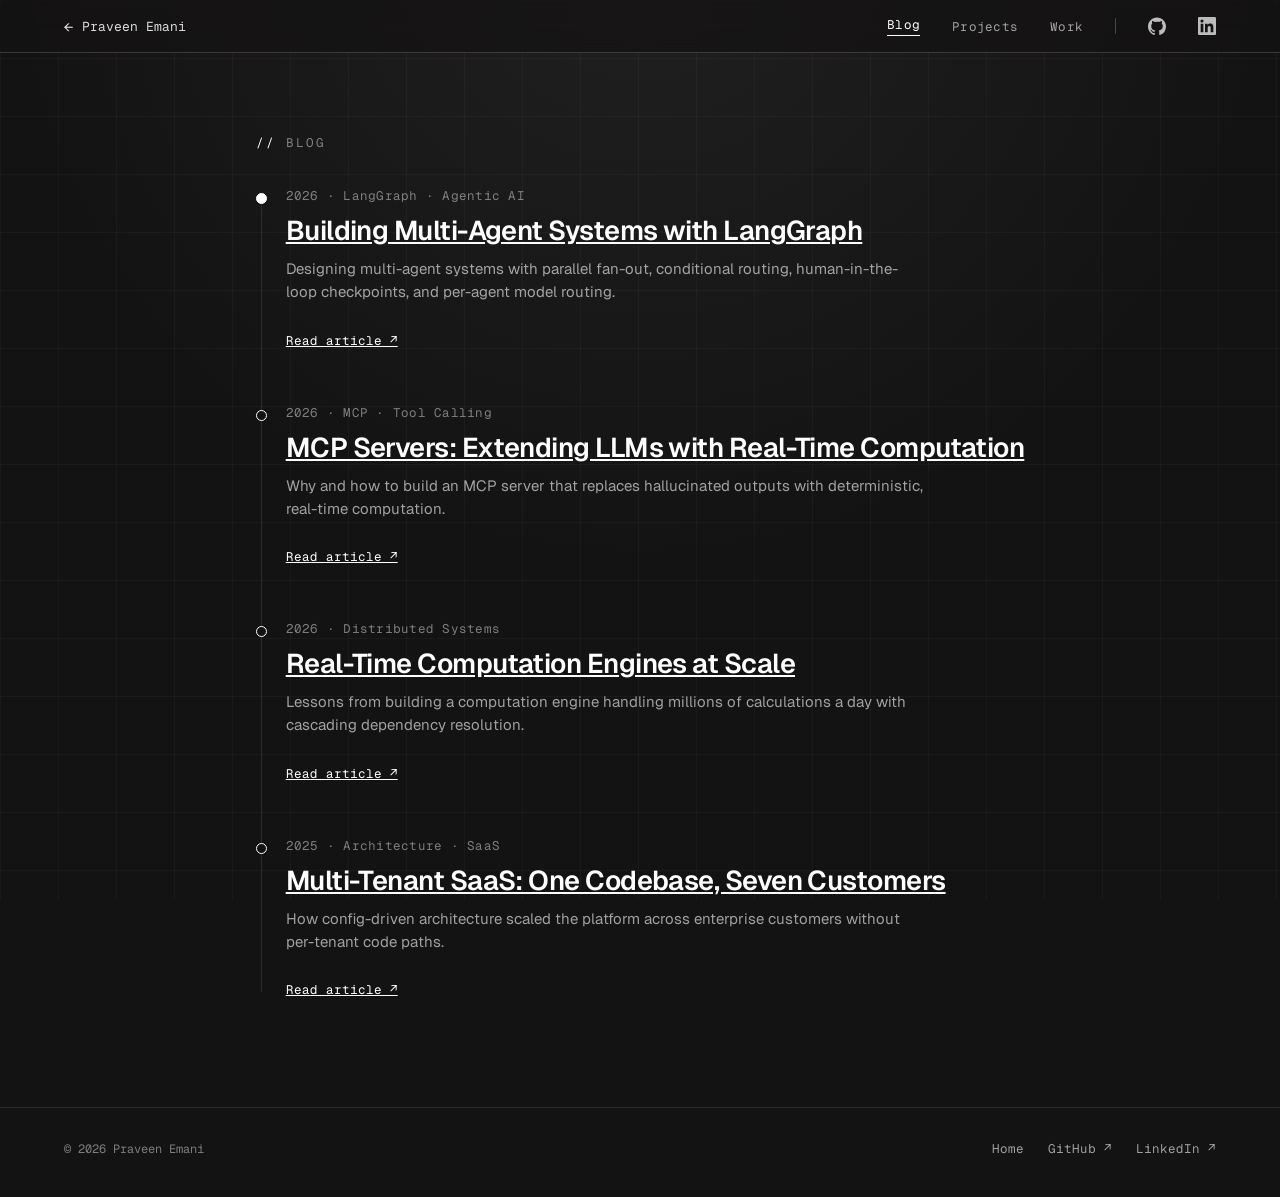
<file: blog.html>
<!DOCTYPE html>
<html lang="en">
<head>
<meta charset="UTF-8">
<meta name="viewport" content="width=device-width, initial-scale=1.0">
<title>Blog — Praveen Emani</title>
<meta name="description" content="Practical writing on agentic architecture, RAG evaluation, and the safety work that keeps autonomous systems reliable in production.">
<link rel="canonical" href="https://praveenpke.github.io/blog.html">
<meta property="og:type" content="website">
<meta property="og:url" content="https://praveenpke.github.io/blog.html">
<meta property="og:title" content="Blog — Praveen Emani">
<meta property="og:description" content="Practical writing on agentic architecture, RAG evaluation, and safety for autonomous systems.">
<meta property="og:image" content="https://avatars.githubusercontent.com/u/35184782?v=4">
<meta name="twitter:card" content="summary">

<link rel="preconnect" href="https://fonts.googleapis.com">
<link rel="preconnect" href="https://fonts.gstatic.com" crossorigin>
<link href="https://fonts.googleapis.com/css2?family=Geist:wght@300;400;500;600;700&family=Geist+Mono:wght@400;500&display=swap" rel="stylesheet">
<link rel="stylesheet" href="/assets/style.css?v=14">
</head>
<body class="dark">

<a class="skip-link" href="#main">Skip to content</a>

<div class="page dark">
  <nav class="nav sticky" aria-label="Primary">
    <a class="nav-back" href="/"><span class="arrow" aria-hidden="true">←</span> Praveen Emani</a>
    <div class="nav-right">
      <a class="nav-link active" href="/blog.html">Blog</a>
      <a class="nav-link" href="/projects.html">Projects</a>
      <a class="nav-link" href="/work.html">Work</a>
      <span class="nav-sep" aria-hidden="true"></span>
      <a class="nav-ic" href="https://github.com/praveenpke" target="_blank" rel="noopener" aria-label="GitHub"><svg width="18" height="18" viewBox="0 0 24 24" fill="currentColor" aria-hidden="true"><path d="M12 .5C5.37.5 0 5.87 0 12.5c0 5.3 3.44 9.8 8.21 11.39.6.11.82-.26.82-.58 0-.29-.01-1.04-.02-2.05-3.34.72-4.04-1.61-4.04-1.61-.55-1.39-1.34-1.76-1.34-1.76-1.09-.75.08-.73.08-.73 1.21.09 1.84 1.24 1.84 1.24 1.07 1.84 2.81 1.31 3.49 1 .11-.78.42-1.31.76-1.61-2.67-.3-5.47-1.34-5.47-5.95 0-1.31.47-2.39 1.24-3.23-.13-.31-.54-1.53.12-3.19 0 0 1.01-.32 3.3 1.23a11.5 11.5 0 0 1 3-.4c1.02 0 2.05.14 3 .4 2.29-1.55 3.3-1.23 3.3-1.23.66 1.66.25 2.88.12 3.19.77.84 1.24 1.92 1.24 3.23 0 4.62-2.81 5.64-5.49 5.94.43.37.81 1.1.81 2.22 0 1.61-.01 2.9-.01 3.29 0 .32.21.7.83.58A12.01 12.01 0 0 0 24 12.5C24 5.87 18.63.5 12 .5z"/></svg></a>
      <a class="nav-ic" href="https://www.linkedin.com/in/praveenkemani/" target="_blank" rel="noopener" aria-label="LinkedIn"><svg width="18" height="18" viewBox="0 0 24 24" fill="currentColor" aria-hidden="true"><path d="M20.45 20.45h-3.56v-5.57c0-1.33-.02-3.04-1.85-3.04-1.85 0-2.13 1.45-2.13 2.94v5.67H9.35V9h3.42v1.56h.05c.48-.9 1.64-1.85 3.37-1.85 3.6 0 4.27 2.37 4.27 5.46v6.28zM5.34 7.43a2.07 2.07 0 1 1 0-4.14 2.07 2.07 0 0 1 0 4.14zM7.12 20.45H3.55V9h3.57v11.45zM22.22 0H1.77C.79 0 0 .77 0 1.73v20.54C0 23.22.79 24 1.77 24h20.45c.98 0 1.78-.78 1.78-1.73V1.73C24 .77 23.2 0 22.22 0z"/></svg></a>
    </div>
  </nav>

  <section class="section" id="main" style="padding-top:clamp(56px,9vh,100px)">
    <div class="col-head reveal"><div class="eyebrow"><span class="mk">//</span> Blog</div></div>
    <div class="tl writing">
      <article class="tl-item reveal">
        <div class="when">2026 · LangGraph · Agentic AI</div>
        <h3><a href="/posts/multi-agent-langgraph.html">Building Multi-Agent Systems with LangGraph</a></h3>
        <p class="wexcerpt">Designing multi-agent systems with parallel fan-out, conditional routing, human-in-the-loop checkpoints, and per-agent model routing.</p>
        <a class="wread" href="/posts/multi-agent-langgraph.html">Read article ↗</a>
      </article>
      <article class="tl-item reveal">
        <div class="when">2026 · MCP · Tool Calling</div>
        <h3><a href="/posts/mcp-servers-real-time.html">MCP Servers: Extending LLMs with Real-Time Computation</a></h3>
        <p class="wexcerpt">Why and how to build an MCP server that replaces hallucinated outputs with deterministic, real-time computation.</p>
        <a class="wread" href="/posts/mcp-servers-real-time.html">Read article ↗</a>
      </article>
      <article class="tl-item reveal">
        <div class="when">2026 · Distributed Systems</div>
        <h3><a href="/posts/real-time-computation-engines.html">Real-Time Computation Engines at Scale</a></h3>
        <p class="wexcerpt">Lessons from building a computation engine handling millions of calculations a day with cascading dependency resolution.</p>
        <a class="wread" href="/posts/real-time-computation-engines.html">Read article ↗</a>
      </article>
      <article class="tl-item reveal">
        <div class="when">2025 · Architecture · SaaS</div>
        <h3><a href="/posts/multi-tenant-saas.html">Multi-Tenant SaaS: One Codebase, Seven Customers</a></h3>
        <p class="wexcerpt">How config-driven architecture scaled the platform across enterprise customers without per-tenant code paths.</p>
        <a class="wread" href="/posts/multi-tenant-saas.html">Read article ↗</a>
      </article>
    </div>
  </section>

  <div class="foot">
    <span class="mono">© 2026 Praveen Emani</span>
    <div class="links">
      <a href="/">Home</a>
      <a href="https://github.com/praveenpke" target="_blank" rel="noopener">GitHub ↗</a>
      <a href="https://www.linkedin.com/in/praveenkemani/" target="_blank" rel="noopener">LinkedIn ↗</a>
    </div>
  </div>
</div>

<script defer src="/assets/main.js?v=14"></script>
</body>
</html>
</file>
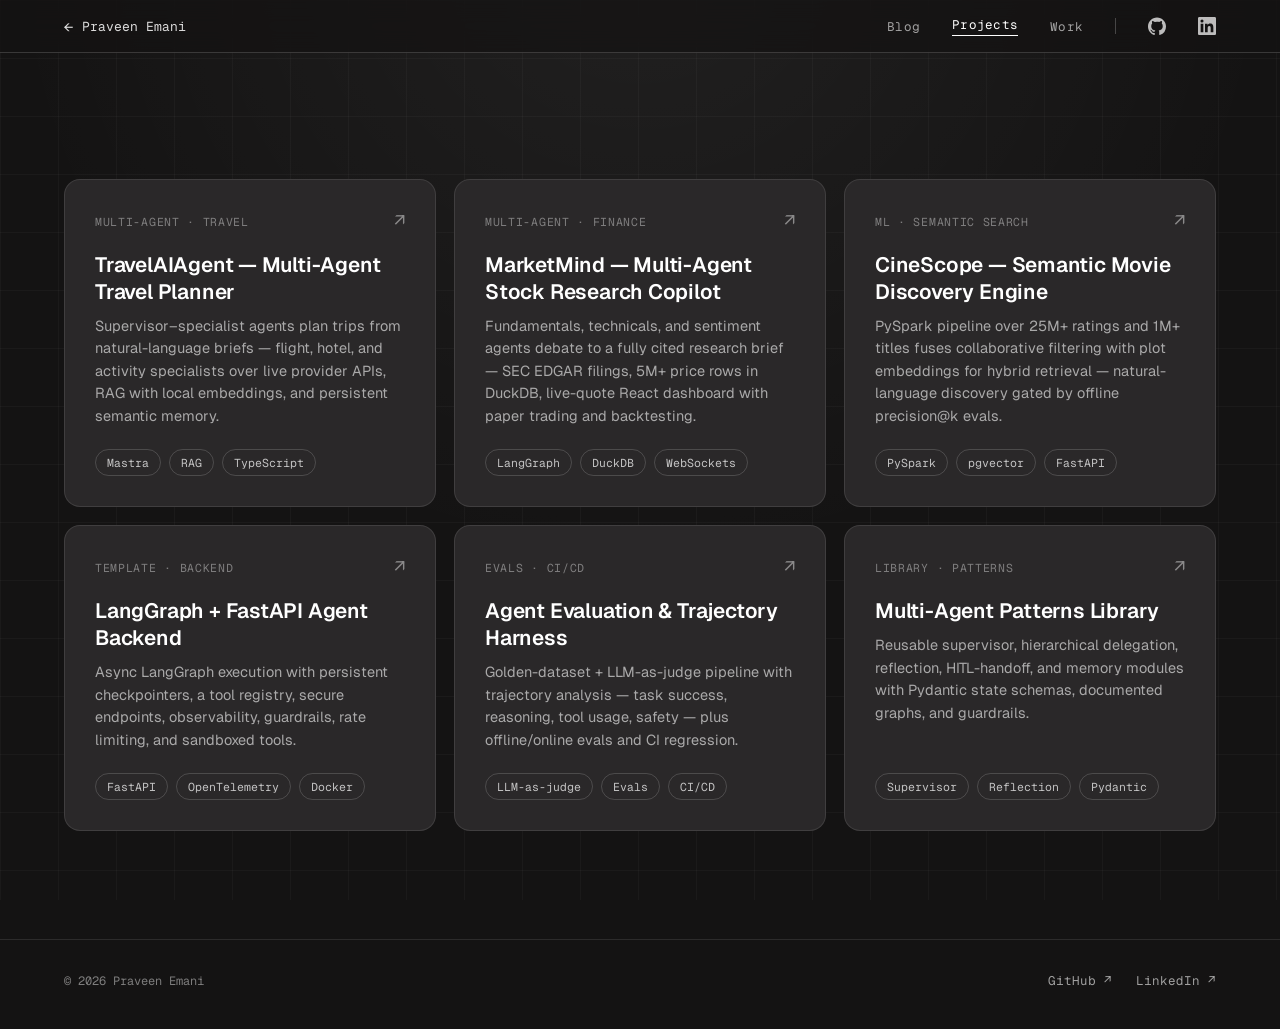
<file: projects.html>
<!DOCTYPE html>
<html lang="en">
<head>
<meta charset="UTF-8">
<meta name="viewport" content="width=device-width, initial-scale=1.0">
<title>Projects — Praveen Emani</title>
<meta name="description" content="Open-source agent infrastructure by Praveen Emani — orchestration, evaluation, and reusable LangGraph patterns, all production-grade.">
<link rel="canonical" href="https://praveenpke.github.io/projects.html">
<meta property="og:type" content="website">
<meta property="og:url" content="https://praveenpke.github.io/projects.html">
<meta property="og:title" content="Projects — Praveen Emani">
<meta property="og:description" content="Open-source agent infrastructure — orchestration, evaluation, and reusable LangGraph patterns.">
<meta property="og:image" content="https://avatars.githubusercontent.com/u/35184782?v=4">
<meta name="twitter:card" content="summary">

<link rel="preconnect" href="https://fonts.googleapis.com">
<link rel="preconnect" href="https://fonts.gstatic.com" crossorigin>
<link href="https://fonts.googleapis.com/css2?family=Geist:wght@300;400;500;600;700&family=Geist+Mono:wght@400;500&display=swap" rel="stylesheet">
<link rel="stylesheet" href="/assets/style.css?v=14">
</head>
<body class="dark">

<a class="skip-link" href="#main">Skip to content</a>

<div class="page dark">
  <nav class="nav sticky" aria-label="Primary">
    <a class="nav-back" href="/"><span class="arrow" aria-hidden="true">←</span> Praveen Emani</a>
    <div class="nav-right">
      <a class="nav-link" href="/blog.html">Blog</a>
      <a class="nav-link active" href="/projects.html">Projects</a>
      <a class="nav-link" href="/work.html">Work</a>
      <span class="nav-sep" aria-hidden="true"></span>
      <a class="nav-ic" href="https://github.com/praveenpke" target="_blank" rel="noopener" aria-label="GitHub"><svg width="18" height="18" viewBox="0 0 24 24" fill="currentColor" aria-hidden="true"><path d="M12 .5C5.37.5 0 5.87 0 12.5c0 5.3 3.44 9.8 8.21 11.39.6.11.82-.26.82-.58 0-.29-.01-1.04-.02-2.05-3.34.72-4.04-1.61-4.04-1.61-.55-1.39-1.34-1.76-1.34-1.76-1.09-.75.08-.73.08-.73 1.21.09 1.84 1.24 1.84 1.24 1.07 1.84 2.81 1.31 3.49 1 .11-.78.42-1.31.76-1.61-2.67-.3-5.47-1.34-5.47-5.95 0-1.31.47-2.39 1.24-3.23-.13-.31-.54-1.53.12-3.19 0 0 1.01-.32 3.3 1.23a11.5 11.5 0 0 1 3-.4c1.02 0 2.05.14 3 .4 2.29-1.55 3.3-1.23 3.3-1.23.66 1.66.25 2.88.12 3.19.77.84 1.24 1.92 1.24 3.23 0 4.62-2.81 5.64-5.49 5.94.43.37.81 1.1.81 2.22 0 1.61-.01 2.9-.01 3.29 0 .32.21.7.83.58A12.01 12.01 0 0 0 24 12.5C24 5.87 18.63.5 12 .5z"/></svg></a>
      <a class="nav-ic" href="https://www.linkedin.com/in/praveenkemani/" target="_blank" rel="noopener" aria-label="LinkedIn"><svg width="18" height="18" viewBox="0 0 24 24" fill="currentColor" aria-hidden="true"><path d="M20.45 20.45h-3.56v-5.57c0-1.33-.02-3.04-1.85-3.04-1.85 0-2.13 1.45-2.13 2.94v5.67H9.35V9h3.42v1.56h.05c.48-.9 1.64-1.85 3.37-1.85 3.6 0 4.27 2.37 4.27 5.46v6.28zM5.34 7.43a2.07 2.07 0 1 1 0-4.14 2.07 2.07 0 0 1 0 4.14zM7.12 20.45H3.55V9h3.57v11.45zM22.22 0H1.77C.79 0 0 .77 0 1.73v20.54C0 23.22.79 24 1.77 24h20.45c.98 0 1.78-.78 1.78-1.73V1.73C24 .77 23.2 0 22.22 0z"/></svg></a>
    </div>
  </nav>

  <section class="section" id="main" style="padding-top:clamp(80px,14vh,150px)">
    <div class="card-grid reveal">
      <a class="proj-card" href="https://github.com/praveenpke/TravelAIAgent" target="_blank" rel="noopener">
        <div class="proj-top"><span class="tag">MULTI-AGENT · TRAVEL</span><span class="arr" aria-hidden="true">↗</span></div>
        <h3>TravelAIAgent — Multi-Agent Travel Planner</h3>
        <p>Supervisor–specialist agents plan trips from natural-language briefs — flight, hotel, and activity specialists over live provider APIs, RAG with local embeddings, and persistent semantic memory.</p>
        <div class="chips"><span>Mastra</span><span>RAG</span><span>TypeScript</span></div>
      </a>

      <a class="proj-card" href="https://github.com/praveenpke/MarketMind" target="_blank" rel="noopener">
        <div class="proj-top"><span class="tag">MULTI-AGENT · FINANCE</span><span class="arr" aria-hidden="true">↗</span></div>
        <h3>MarketMind — Multi-Agent Stock Research Copilot</h3>
        <p>Fundamentals, technicals, and sentiment agents debate to a fully cited research brief — SEC EDGAR filings, 5M+ price rows in DuckDB, live-quote React dashboard with paper trading and backtesting.</p>
        <div class="chips"><span>LangGraph</span><span>DuckDB</span><span>WebSockets</span></div>
      </a>

      <a class="proj-card" href="https://github.com/praveenpke/CineScope" target="_blank" rel="noopener">
        <div class="proj-top"><span class="tag">ML · SEMANTIC SEARCH</span><span class="arr" aria-hidden="true">↗</span></div>
        <h3>CineScope — Semantic Movie Discovery Engine</h3>
        <p>PySpark pipeline over 25M+ ratings and 1M+ titles fuses collaborative filtering with plot embeddings for hybrid retrieval — natural-language discovery gated by offline precision@k evals.</p>
        <div class="chips"><span>PySpark</span><span>pgvector</span><span>FastAPI</span></div>
      </a>

      <a class="proj-card" href="https://github.com/praveenpke/fastapi-agent-template" target="_blank" rel="noopener">
        <div class="proj-top"><span class="tag">TEMPLATE · BACKEND</span><span class="arr" aria-hidden="true">↗</span></div>
        <h3>LangGraph + FastAPI Agent Backend</h3>
        <p>Async LangGraph execution with persistent checkpointers, a tool registry, secure endpoints, observability, guardrails, rate limiting, and sandboxed tools.</p>
        <div class="chips"><span>FastAPI</span><span>OpenTelemetry</span><span>Docker</span></div>
      </a>

      <a class="proj-card" href="https://github.com/praveenpke/agent-eval-harness" target="_blank" rel="noopener">
        <div class="proj-top"><span class="tag">EVALS · CI/CD</span><span class="arr" aria-hidden="true">↗</span></div>
        <h3>Agent Evaluation &amp; Trajectory Harness</h3>
        <p>Golden-dataset + LLM-as-judge pipeline with trajectory analysis — task success, reasoning, tool usage, safety — plus offline/online evals and CI regression.</p>
        <div class="chips"><span>LLM-as-judge</span><span>Evals</span><span>CI/CD</span></div>
      </a>

      <a class="proj-card" href="https://github.com/praveenpke/multiagent-patterns" target="_blank" rel="noopener">
        <div class="proj-top"><span class="tag">LIBRARY · PATTERNS</span><span class="arr" aria-hidden="true">↗</span></div>
        <h3>Multi-Agent Patterns Library</h3>
        <p>Reusable supervisor, hierarchical delegation, reflection, HITL-handoff, and memory modules with Pydantic state schemas, documented graphs, and guardrails.</p>
        <div class="chips"><span>Supervisor</span><span>Reflection</span><span>Pydantic</span></div>
      </a>
    </div>
  </section>

  <div class="foot">
    <span class="mono">© 2026 Praveen Emani</span>
    <div class="links">
      <a href="https://github.com/praveenpke" target="_blank" rel="noopener">GitHub ↗</a>
      <a href="https://www.linkedin.com/in/praveenkemani/" target="_blank" rel="noopener">LinkedIn ↗</a>
    </div>
  </div>
</div>

<script defer src="/assets/main.js?v=14"></script>
</body>
</html>
</file>
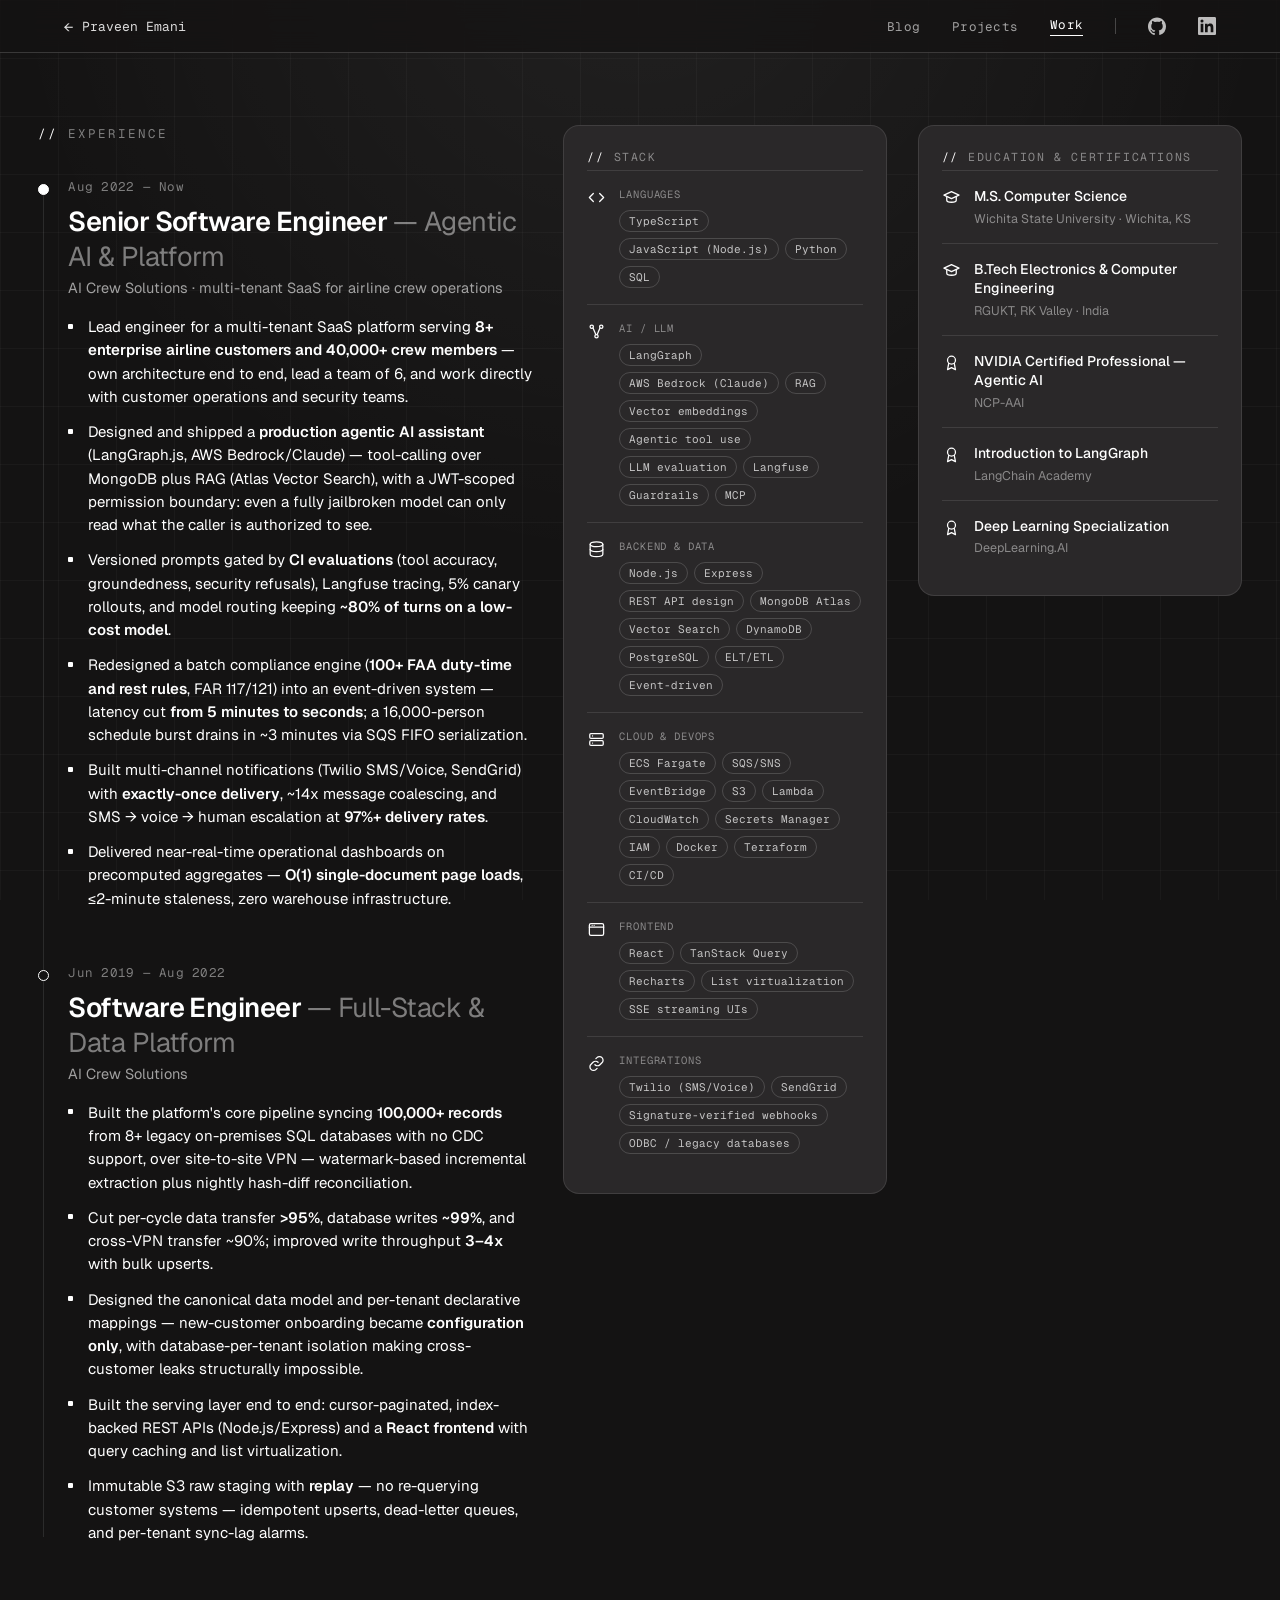
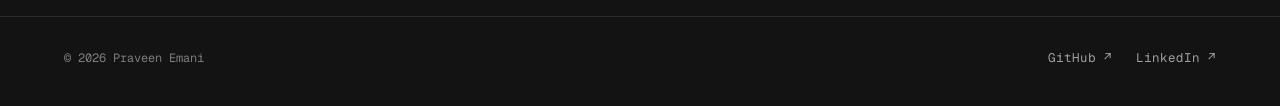
<file: work.html>
<!DOCTYPE html>
<html lang="en">
<head>
<meta charset="UTF-8">
<meta name="viewport" content="width=device-width, initial-scale=1.0">
<title>Work — Praveen Emani</title>
<meta name="description" content="Experience, skills, and credentials of Praveen Emani — 7+ years building multi-tenant SaaS, event-driven AWS systems, and production agentic AI (LangGraph, Bedrock, RAG).">
<link rel="canonical" href="https://praveenpke.github.io/work.html">
<meta property="og:type" content="website">
<meta property="og:url" content="https://praveenpke.github.io/work.html">
<meta property="og:title" content="Work — Praveen Emani">
<meta property="og:description" content="Experience, skills, and credentials — 7+ years building multi-tenant SaaS, event-driven AWS systems, and production agentic AI.">
<meta property="og:image" content="https://avatars.githubusercontent.com/u/35184782?v=4">
<meta name="twitter:card" content="summary">

<link rel="preconnect" href="https://fonts.googleapis.com">
<link rel="preconnect" href="https://fonts.gstatic.com" crossorigin>
<link href="https://fonts.googleapis.com/css2?family=Geist:wght@300;400;500;600;700&family=Geist+Mono:wght@400;500&display=swap" rel="stylesheet">
<link rel="stylesheet" href="/assets/style.css?v=14">
</head>
<body class="dark">

<a class="skip-link" href="#main">Skip to content</a>

<div class="page dark">
  <nav class="nav sticky" aria-label="Primary">
    <a class="nav-back" href="/"><span class="arrow" aria-hidden="true">←</span> Praveen Emani</a>
    <div class="nav-right">
      <a class="nav-link" href="/blog.html">Blog</a>
      <a class="nav-link" href="/projects.html">Projects</a>
      <a class="nav-link active" href="/work.html">Work</a>
      <span class="nav-sep" aria-hidden="true"></span>
      <a class="nav-ic" href="https://github.com/praveenpke" target="_blank" rel="noopener" aria-label="GitHub"><svg width="18" height="18" viewBox="0 0 24 24" fill="currentColor" aria-hidden="true"><path d="M12 .5C5.37.5 0 5.87 0 12.5c0 5.3 3.44 9.8 8.21 11.39.6.11.82-.26.82-.58 0-.29-.01-1.04-.02-2.05-3.34.72-4.04-1.61-4.04-1.61-.55-1.39-1.34-1.76-1.34-1.76-1.09-.75.08-.73.08-.73 1.21.09 1.84 1.24 1.84 1.24 1.07 1.84 2.81 1.31 3.49 1 .11-.78.42-1.31.76-1.61-2.67-.3-5.47-1.34-5.47-5.95 0-1.31.47-2.39 1.24-3.23-.13-.31-.54-1.53.12-3.19 0 0 1.01-.32 3.3 1.23a11.5 11.5 0 0 1 3-.4c1.02 0 2.05.14 3 .4 2.29-1.55 3.3-1.23 3.3-1.23.66 1.66.25 2.88.12 3.19.77.84 1.24 1.92 1.24 3.23 0 4.62-2.81 5.64-5.49 5.94.43.37.81 1.1.81 2.22 0 1.61-.01 2.9-.01 3.29 0 .32.21.7.83.58A12.01 12.01 0 0 0 24 12.5C24 5.87 18.63.5 12 .5z"/></svg></a>
      <a class="nav-ic" href="https://www.linkedin.com/in/praveenkemani/" target="_blank" rel="noopener" aria-label="LinkedIn"><svg width="18" height="18" viewBox="0 0 24 24" fill="currentColor" aria-hidden="true"><path d="M20.45 20.45h-3.56v-5.57c0-1.33-.02-3.04-1.85-3.04-1.85 0-2.13 1.45-2.13 2.94v5.67H9.35V9h3.42v1.56h.05c.48-.9 1.64-1.85 3.37-1.85 3.6 0 4.27 2.37 4.27 5.46v6.28zM5.34 7.43a2.07 2.07 0 1 1 0-4.14 2.07 2.07 0 0 1 0 4.14zM7.12 20.45H3.55V9h3.57v11.45zM22.22 0H1.77C.79 0 0 .77 0 1.73v20.54C0 23.22.79 24 1.77 24h20.45c.98 0 1.78-.78 1.78-1.73V1.73C24 .77 23.2 0 22.22 0z"/></svg></a>
    </div>
  </nav>

  <div class="work-layout" id="main">

    <!-- LEFT: experience timeline -->
    <div class="work-main">
      <div class="col-head reveal"><div class="eyebrow"><span class="mk">//</span> Experience</div></div>
      <div class="tl">
        <article class="tl-item reveal">
          <div class="when">Aug 2022 — Now</div>
          <h3>Senior Software Engineer <span class="role">— Agentic AI &amp; Platform</span></h3>
          <div class="org">AI Crew Solutions · multi-tenant SaaS for airline crew operations</div>
          <ul>
            <li>Lead engineer for a multi-tenant SaaS platform serving <strong>8+ enterprise airline customers and 40,000+ crew members</strong> — own architecture end to end, lead a team of 6, and work directly with customer operations and security teams.</li>
            <li>Designed and shipped a <strong>production agentic AI assistant</strong> (LangGraph.js, AWS Bedrock/Claude) — tool-calling over MongoDB plus RAG (Atlas Vector Search), with a JWT-scoped permission boundary: even a fully jailbroken model can only read what the caller is authorized to see.</li>
            <li>Versioned prompts gated by <strong>CI evaluations</strong> (tool accuracy, groundedness, security refusals), Langfuse tracing, 5% canary rollouts, and model routing keeping <strong>~80% of turns on a low-cost model</strong>.</li>
            <li>Redesigned a batch compliance engine (<strong>100+ FAA duty-time and rest rules</strong>, FAR 117/121) into an event-driven system — latency cut <strong>from 5 minutes to seconds</strong>; a 16,000-person schedule burst drains in ~3 minutes via SQS FIFO serialization.</li>
            <li>Built multi-channel notifications (Twilio SMS/Voice, SendGrid) with <strong>exactly-once delivery</strong>, ~14x message coalescing, and SMS → voice → human escalation at <strong>97%+ delivery rates</strong>.</li>
            <li>Delivered near-real-time operational dashboards on precomputed aggregates — <strong>O(1) single-document page loads</strong>, ≤2-minute staleness, zero warehouse infrastructure.</li>
          </ul>
        </article>

        <article class="tl-item reveal">
          <div class="when">Jun 2019 — Aug 2022</div>
          <h3>Software Engineer <span class="role">— Full-Stack &amp; Data Platform</span></h3>
          <div class="org">AI Crew Solutions</div>
          <ul>
            <li>Built the platform's core pipeline syncing <strong>100,000+ records</strong> from 8+ legacy on-premises SQL databases with no CDC support, over site-to-site VPN — watermark-based incremental extraction plus nightly hash-diff reconciliation.</li>
            <li>Cut per-cycle data transfer <strong>&gt;95%</strong>, database writes <strong>~99%</strong>, and cross-VPN transfer ~90%; improved write throughput <strong>3–4x</strong> with bulk upserts.</li>
            <li>Designed the canonical data model and per-tenant declarative mappings — new-customer onboarding became <strong>configuration only</strong>, with database-per-tenant isolation making cross-customer leaks structurally impossible.</li>
            <li>Built the serving layer end to end: cursor-paginated, index-backed REST APIs (Node.js/Express) and a <strong>React frontend</strong> with query caching and list virtualization.</li>
            <li>Immutable S3 raw staging with <strong>replay</strong> — no re-querying customer systems — idempotent upserts, dead-letter queues, and per-tenant sync-lag alarms.</li>
          </ul>
        </article>
      </div>
    </div>

    <!-- skills -->
    <div class="panel reveal" aria-label="Skills">
      <div class="panel-title"><span class="mk">//</span> Stack</div>

        <div class="frow">
          <span class="ic" aria-hidden="true"><svg viewBox="0 0 24 24" fill="none" stroke="currentColor" stroke-width="1.6" stroke-linecap="round" stroke-linejoin="round"><path d="M8 7l-5 5 5 5M16 7l5 5-5 5"/></svg></span>
          <div class="body">
            <div class="label">Languages</div>
            <div class="taglist"><span>TypeScript</span><span>JavaScript (Node.js)</span><span>Python</span><span>SQL</span></div>
          </div>
        </div>

        <div class="frow">
          <span class="ic" aria-hidden="true"><svg viewBox="0 0 24 24" fill="none" stroke="currentColor" stroke-width="1.6" stroke-linecap="round" stroke-linejoin="round"><circle cx="6" cy="6" r="2.1"/><circle cx="18" cy="6" r="2.1"/><circle cx="12" cy="18" r="2.1"/><path d="M7.6 7.7 11 15.6M16.4 7.7 13 15.6"/></svg></span>
          <div class="body">
            <div class="label">AI / LLM</div>
            <div class="taglist"><span>LangGraph</span><span>AWS Bedrock (Claude)</span><span>RAG</span><span>Vector embeddings</span><span>Agentic tool use</span><span>LLM evaluation</span><span>Langfuse</span><span>Guardrails</span><span>MCP</span></div>
          </div>
        </div>

        <div class="frow">
          <span class="ic" aria-hidden="true"><svg viewBox="0 0 24 24" fill="none" stroke="currentColor" stroke-width="1.6" stroke-linecap="round" stroke-linejoin="round"><ellipse cx="12" cy="5.5" rx="8" ry="3"/><path d="M4 5.5V18c0 1.66 3.58 3 8 3s8-1.34 8-3V5.5"/><path d="M4 11.75c0 1.66 3.58 3 8 3s8-1.34 8-3"/></svg></span>
          <div class="body">
            <div class="label">Backend &amp; Data</div>
            <div class="taglist"><span>Node.js</span><span>Express</span><span>REST API design</span><span>MongoDB Atlas</span><span>Vector Search</span><span>DynamoDB</span><span>PostgreSQL</span><span>ELT/ETL</span><span>Event-driven</span></div>
          </div>
        </div>

        <div class="frow">
          <span class="ic" aria-hidden="true"><svg viewBox="0 0 24 24" fill="none" stroke="currentColor" stroke-width="1.6" stroke-linecap="round" stroke-linejoin="round"><rect x="3.5" y="4.5" width="17" height="6" rx="1.5"/><rect x="3.5" y="13.5" width="17" height="6" rx="1.5"/><path d="M7 7.5h.01M7 16.5h.01"/></svg></span>
          <div class="body">
            <div class="label">Cloud &amp; DevOps</div>
            <div class="taglist"><span>ECS Fargate</span><span>SQS/SNS</span><span>EventBridge</span><span>S3</span><span>Lambda</span><span>CloudWatch</span><span>Secrets Manager</span><span>IAM</span><span>Docker</span><span>Terraform</span><span>CI/CD</span></div>
          </div>
        </div>

        <div class="frow">
          <span class="ic" aria-hidden="true"><svg viewBox="0 0 24 24" fill="none" stroke="currentColor" stroke-width="1.6" stroke-linecap="round" stroke-linejoin="round"><rect x="3" y="4.5" width="18" height="15" rx="2"/><path d="M3 9h18"/><path d="M6.5 6.75h.01M9 6.75h.01"/></svg></span>
          <div class="body">
            <div class="label">Frontend</div>
            <div class="taglist"><span>React</span><span>TanStack Query</span><span>Recharts</span><span>List virtualization</span><span>SSE streaming UIs</span></div>
          </div>
        </div>

        <div class="frow">
          <span class="ic" aria-hidden="true"><svg viewBox="0 0 24 24" fill="none" stroke="currentColor" stroke-width="1.6" stroke-linecap="round" stroke-linejoin="round"><path d="M10 13.5a4.5 4.5 0 0 0 6.36 0l2.5-2.5a4.5 4.5 0 1 0-6.36-6.36L11.25 5.9"/><path d="M14 10.5a4.5 4.5 0 0 0-6.36 0l-2.5 2.5a4.5 4.5 0 1 0 6.36 6.36l1.25-1.26"/></svg></span>
          <div class="body">
            <div class="label">Integrations</div>
            <div class="taglist"><span>Twilio (SMS/Voice)</span><span>SendGrid</span><span>Signature-verified webhooks</span><span>ODBC / legacy databases</span></div>
          </div>
        </div>
      </div>

    <div class="panel reveal" aria-label="Education and certifications">
      <div class="panel-title"><span class="mk">//</span> Education &amp; Certifications</div>

        <div class="frow">
          <span class="ic" aria-hidden="true"><svg viewBox="0 0 24 24" fill="none" stroke="currentColor" stroke-width="1.6" stroke-linecap="round" stroke-linejoin="round"><path d="M12 4.5 2.5 9 12 13.5 21.5 9 12 4.5z"/><path d="M6 11v4.4c0 1.4 2.7 2.6 6 2.6s6-1.2 6-2.6V11"/></svg></span>
          <div class="body">
            <div class="title">M.S. Computer Science</div>
            <div class="meta">Wichita State University · Wichita, KS</div>
          </div>
        </div>

        <div class="frow">
          <span class="ic" aria-hidden="true"><svg viewBox="0 0 24 24" fill="none" stroke="currentColor" stroke-width="1.6" stroke-linecap="round" stroke-linejoin="round"><path d="M12 4.5 2.5 9 12 13.5 21.5 9 12 4.5z"/><path d="M6 11v4.4c0 1.4 2.7 2.6 6 2.6s6-1.2 6-2.6V11"/></svg></span>
          <div class="body">
            <div class="title">B.Tech Electronics &amp; Computer Engineering</div>
            <div class="meta">RGUKT, RK Valley · India</div>
          </div>
        </div>

        <div class="frow">
          <span class="ic" aria-hidden="true"><svg viewBox="0 0 24 24" fill="none" stroke="currentColor" stroke-width="1.6" stroke-linecap="round" stroke-linejoin="round"><circle cx="12" cy="9" r="5"/><path d="M8.5 13 7 21l5-2.5L17 21l-1.5-8"/></svg></span>
          <div class="body">
            <div class="title">NVIDIA Certified Professional — Agentic AI</div>
            <div class="meta">NCP-AAI</div>
          </div>
        </div>

        <div class="frow">
          <span class="ic" aria-hidden="true"><svg viewBox="0 0 24 24" fill="none" stroke="currentColor" stroke-width="1.6" stroke-linecap="round" stroke-linejoin="round"><circle cx="12" cy="9" r="5"/><path d="M8.5 13 7 21l5-2.5L17 21l-1.5-8"/></svg></span>
          <div class="body">
            <div class="title">Introduction to LangGraph</div>
            <div class="meta">LangChain Academy</div>
          </div>
        </div>

        <div class="frow">
          <span class="ic" aria-hidden="true"><svg viewBox="0 0 24 24" fill="none" stroke="currentColor" stroke-width="1.6" stroke-linecap="round" stroke-linejoin="round"><circle cx="12" cy="9" r="5"/><path d="M8.5 13 7 21l5-2.5L17 21l-1.5-8"/></svg></span>
          <div class="body">
            <div class="title">Deep Learning Specialization</div>
            <div class="meta">DeepLearning.AI</div>
          </div>
        </div>
      </div>
    </div>

  <div class="foot">
    <span class="mono">© 2026 Praveen Emani</span>
    <div class="links">
      <a href="https://github.com/praveenpke" target="_blank" rel="noopener">GitHub ↗</a>
      <a href="https://www.linkedin.com/in/praveenkemani/" target="_blank" rel="noopener">LinkedIn ↗</a>
    </div>
  </div>
</div>

<script defer src="/assets/main.js?v=14"></script>
</body>
</html>
</file>
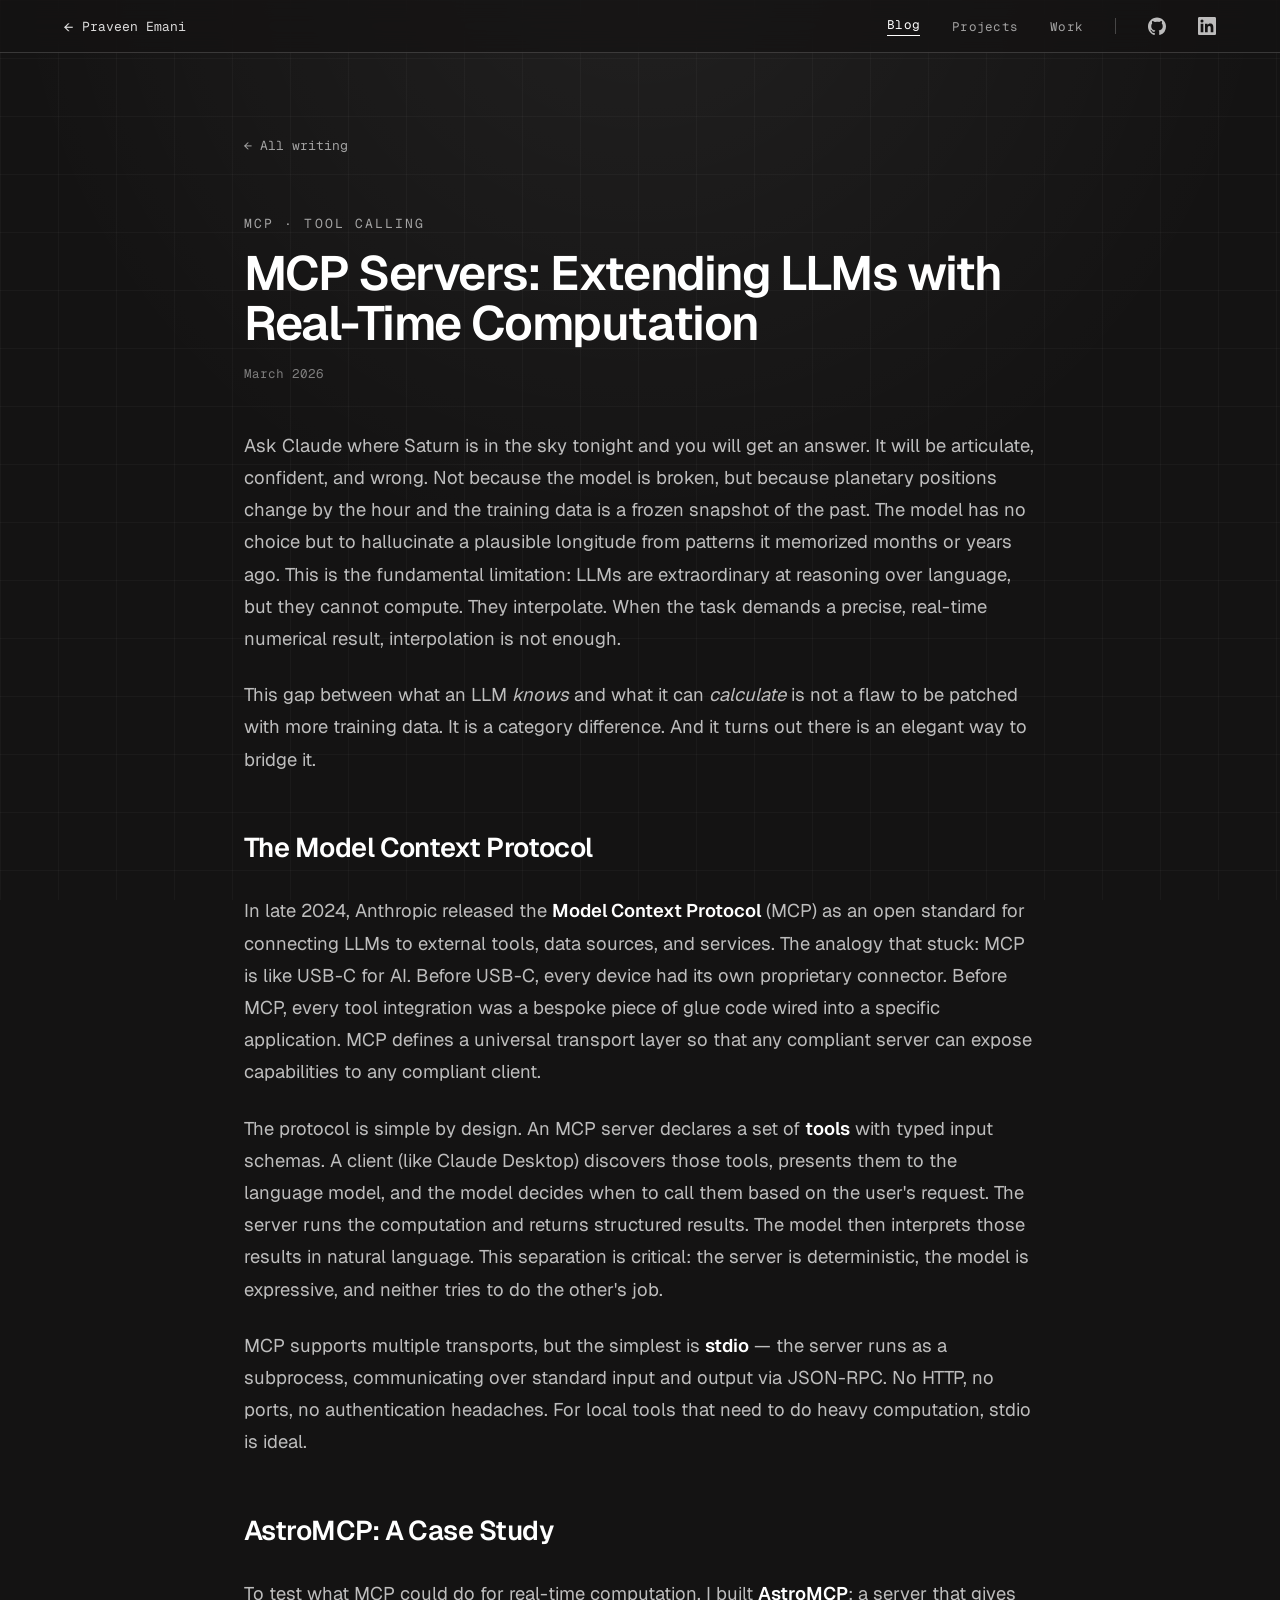
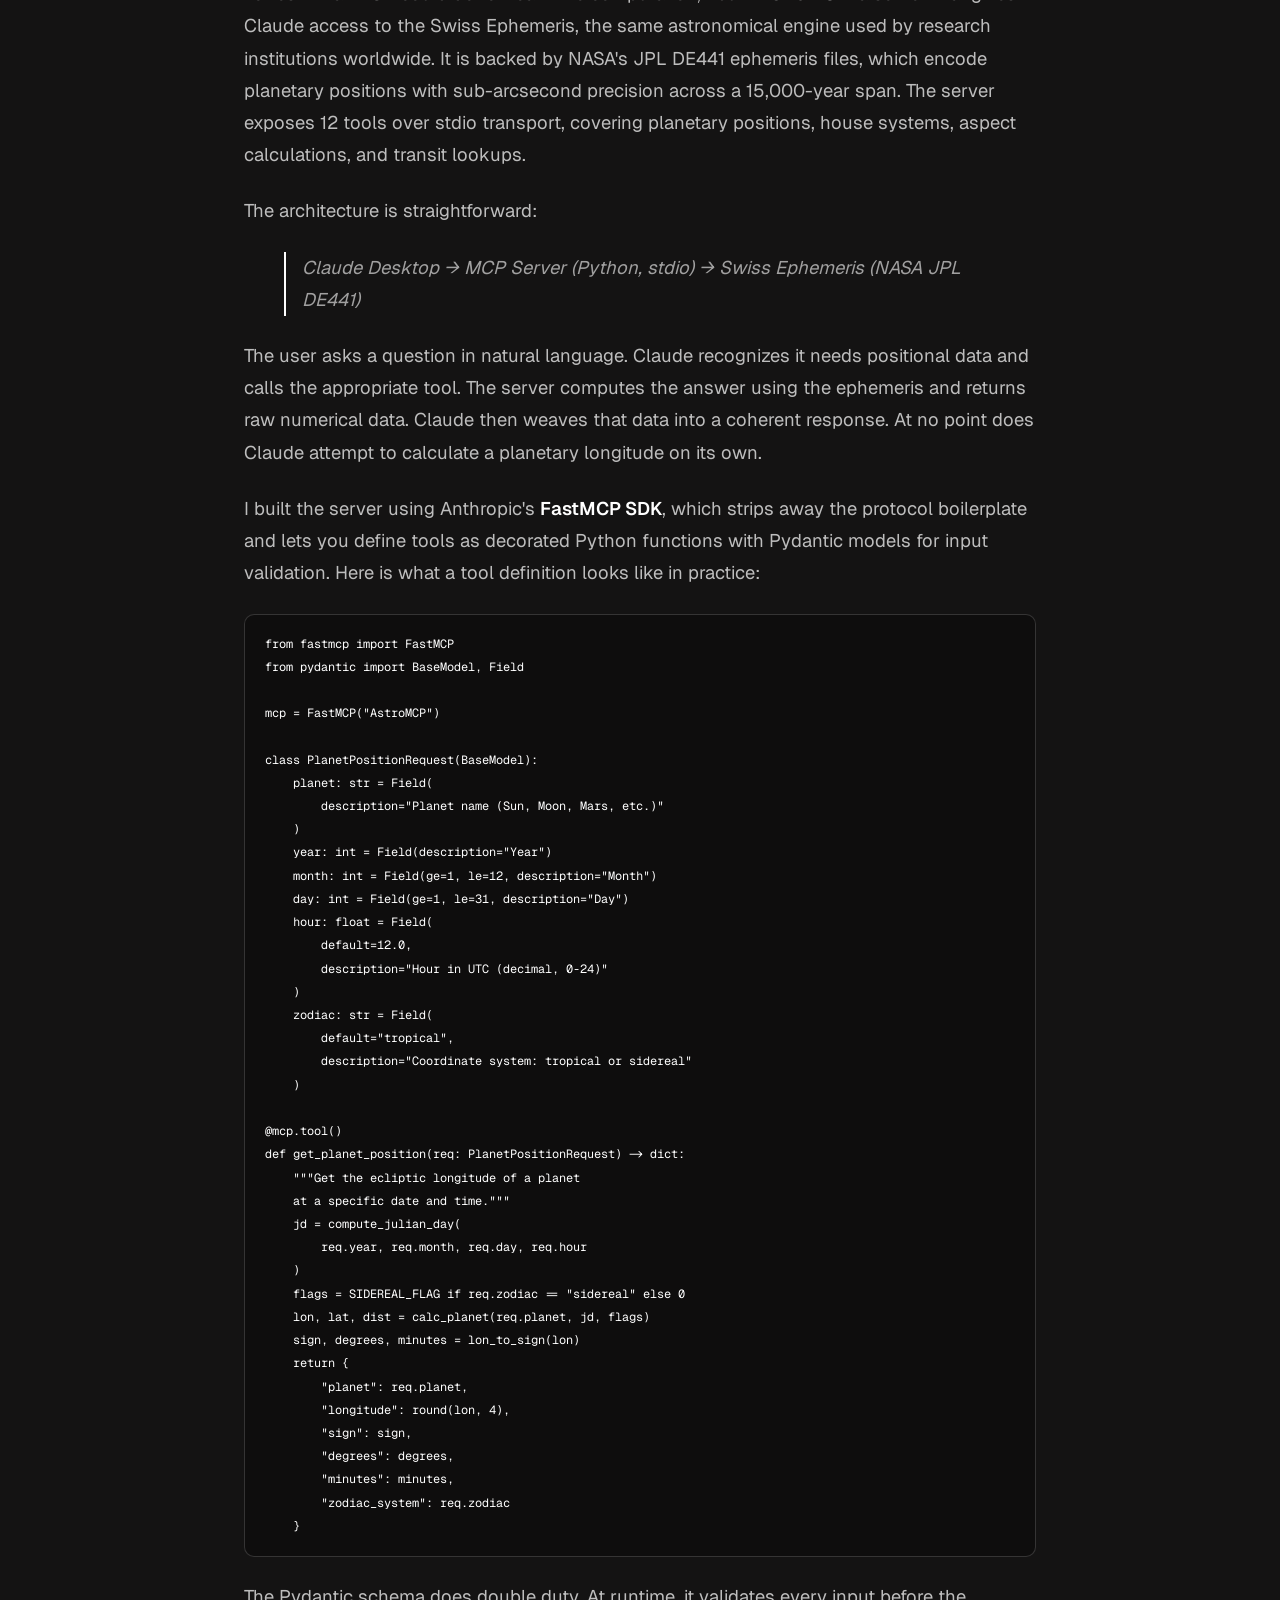
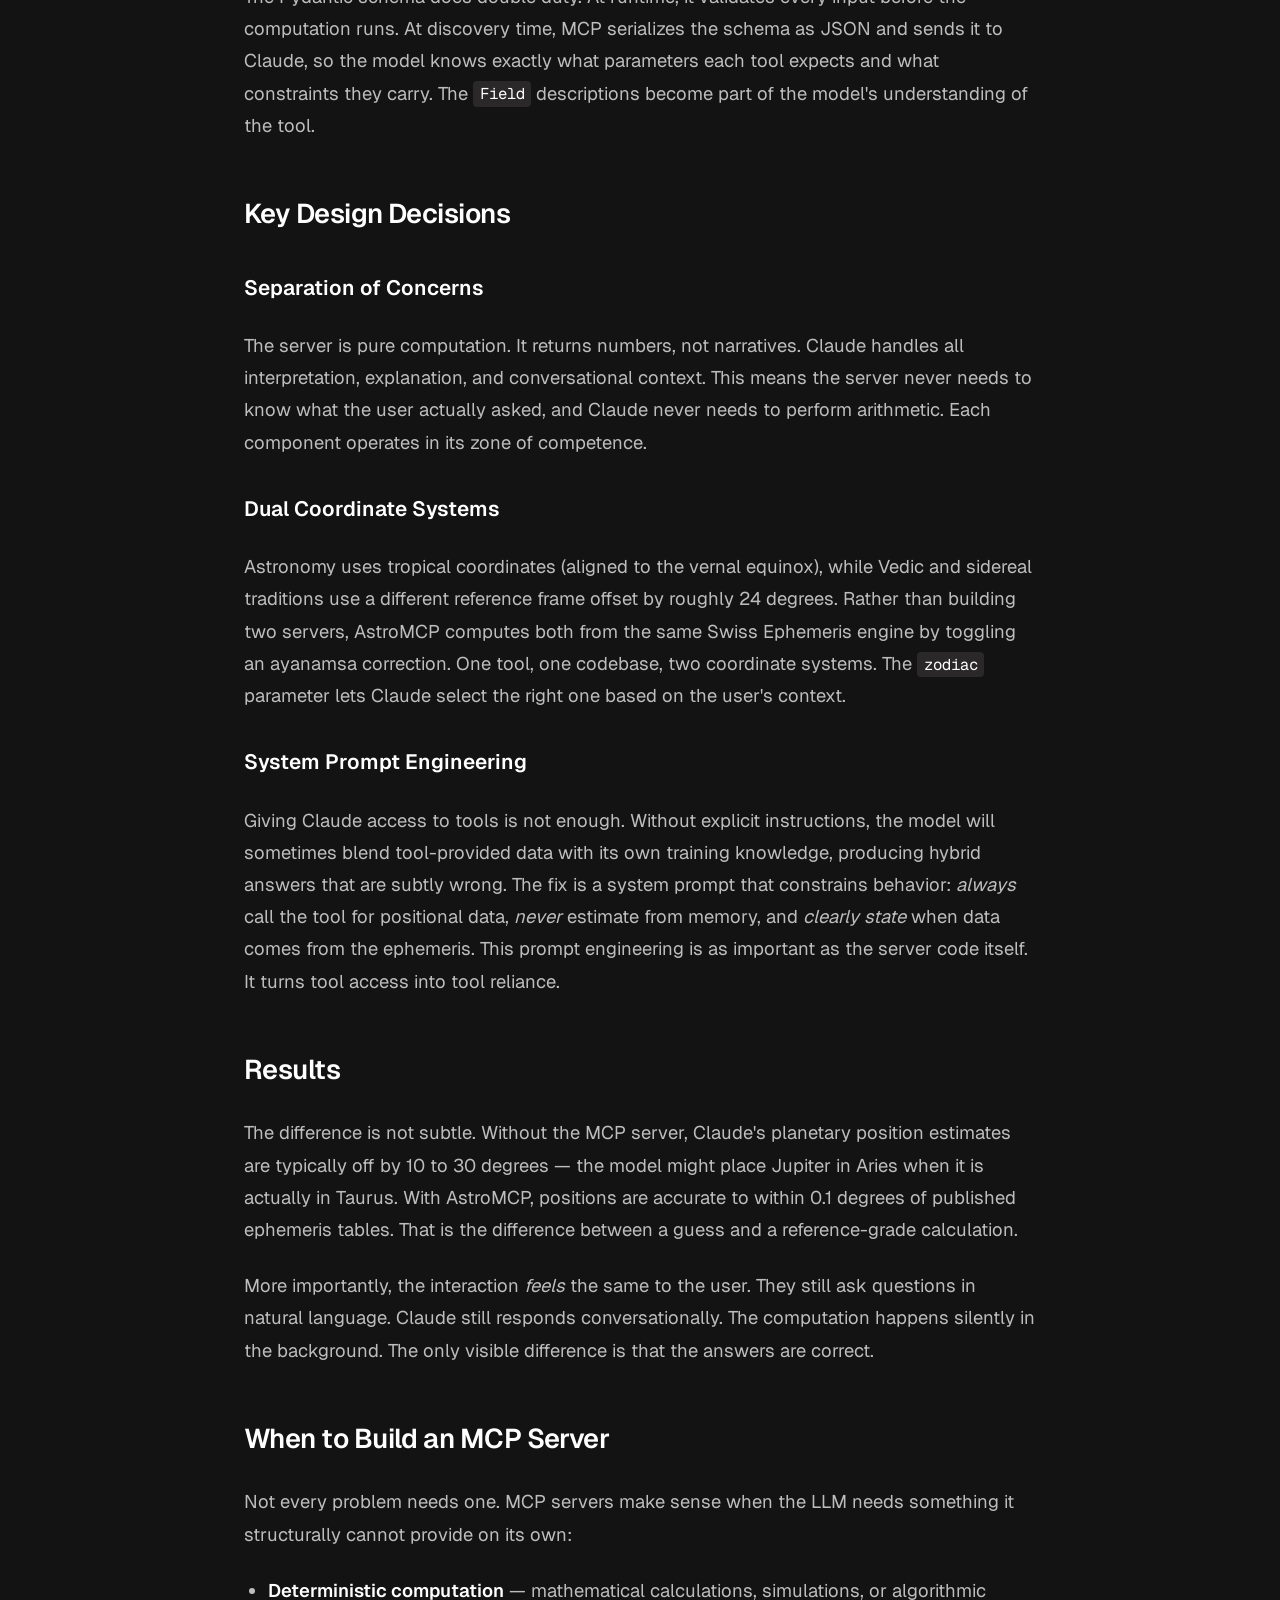
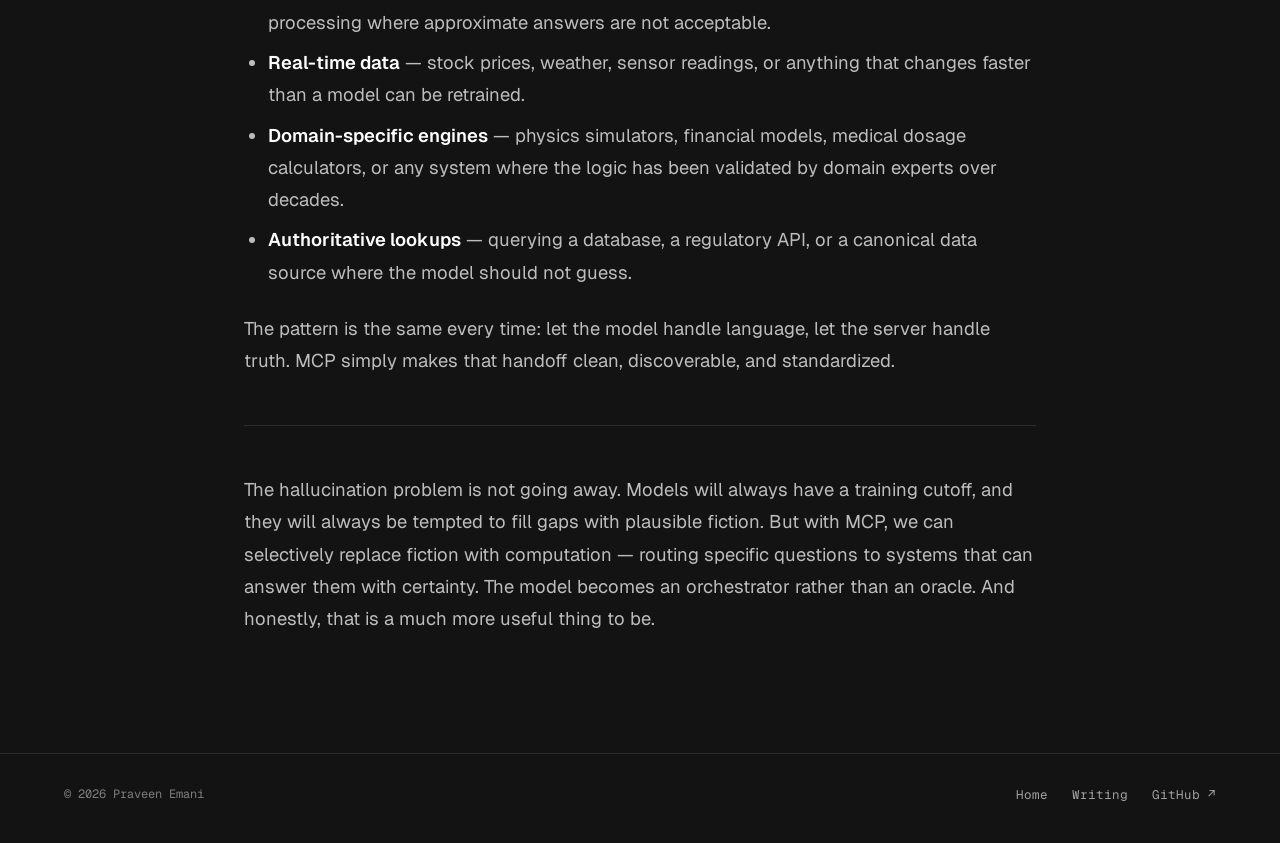
<file: posts/mcp-servers-real-time.html>
<!DOCTYPE html>
<html lang="en">
<head>
<meta charset="UTF-8">
<meta name="viewport" content="width=device-width, initial-scale=1.0">
<title>MCP Servers: Extending LLMs with Real-Time Computation — Praveen Emani</title>
<meta name="description" content="How Anthropic's Model Context Protocol lets LLMs call deterministic, real-time tools instead of hallucinating — using the AstroMCP ephemeris server as a case study.">
<link rel="canonical" href="https://praveenpke.github.io/posts/mcp-servers-real-time.html">
<meta property="og:type" content="article">
<meta property="og:url" content="https://praveenpke.github.io/posts/mcp-servers-real-time.html">
<meta property="og:title" content="MCP Servers: Extending LLMs with Real-Time Computation — Praveen Emani">
<meta property="og:description" content="How Anthropic's Model Context Protocol lets LLMs call deterministic, real-time tools instead of hallucinating — using the AstroMCP ephemeris server as a case study.">
<meta property="og:image" content="https://avatars.githubusercontent.com/u/35184782?v=4">
<meta name="twitter:card" content="summary">
<link rel="preconnect" href="https://fonts.googleapis.com">
<link rel="preconnect" href="https://fonts.gstatic.com" crossorigin>
<link href="https://fonts.googleapis.com/css2?family=Geist:wght@300;400;500;600;700&family=Geist+Mono:wght@400;500&display=swap" rel="stylesheet">
<link rel="stylesheet" href="/assets/style.css?v=14">
</head>
<body class="dark">

<a class="skip-link" href="#main">Skip to content</a>

<nav class="nav sticky" aria-label="Primary">
  <a class="nav-back" href="/"><span class="arrow" aria-hidden="true">←</span> Praveen Emani</a>
  <div class="nav-right">
      <a class="nav-link active" href="/blog.html">Blog</a>
      <a class="nav-link" href="/projects.html">Projects</a>
      <a class="nav-link" href="/work.html">Work</a>
      <span class="nav-sep" aria-hidden="true"></span>
    <a class="nav-ic" href="https://github.com/praveenpke" target="_blank" rel="noopener" aria-label="GitHub"><svg width="18" height="18" viewBox="0 0 24 24" fill="currentColor" aria-hidden="true"><path d="M12 .5C5.37.5 0 5.87 0 12.5c0 5.3 3.44 9.8 8.21 11.39.6.11.82-.26.82-.58 0-.29-.01-1.04-.02-2.05-3.34.72-4.04-1.61-4.04-1.61-.55-1.39-1.34-1.76-1.34-1.76-1.09-.75.08-.73.08-.73 1.21.09 1.84 1.24 1.84 1.24 1.07 1.84 2.81 1.31 3.49 1 .11-.78.42-1.31.76-1.61-2.67-.3-5.47-1.34-5.47-5.95 0-1.31.47-2.39 1.24-3.23-.13-.31-.54-1.53.12-3.19 0 0 1.01-.32 3.3 1.23a11.5 11.5 0 0 1 3-.4c1.02 0 2.05.14 3 .4 2.29-1.55 3.3-1.23 3.3-1.23.66 1.66.25 2.88.12 3.19.77.84 1.24 1.92 1.24 3.23 0 4.62-2.81 5.64-5.49 5.94.43.37.81 1.1.81 2.22 0 1.61-.01 2.9-.01 3.29 0 .32.21.7.83.58A12.01 12.01 0 0 0 24 12.5C24 5.87 18.63.5 12 .5z"/></svg></a>
    <a class="nav-ic" href="https://www.linkedin.com/in/praveenkemani/" target="_blank" rel="noopener" aria-label="LinkedIn"><svg width="18" height="18" viewBox="0 0 24 24" fill="currentColor" aria-hidden="true"><path d="M20.45 20.45h-3.56v-5.57c0-1.33-.02-3.04-1.85-3.04-1.85 0-2.13 1.45-2.13 2.94v5.67H9.35V9h3.42v1.56h.05c.48-.9 1.64-1.85 3.37-1.85 3.6 0 4.27 2.37 4.27 5.46v6.28zM5.34 7.43a2.07 2.07 0 1 1 0-4.14 2.07 2.07 0 0 1 0 4.14zM7.12 20.45H3.55V9h3.57v11.45zM22.22 0H1.77C.79 0 0 .77 0 1.73v20.54C0 23.22.79 24 1.77 24h20.45c.98 0 1.78-.78 1.78-1.73V1.73C24 .77 23.2 0 22.22 0z"/></svg></a>
  </div>
</nav>

<main id="main">
  <article class="post">
    <a href="/blog.html" class="post-back">← All writing</a>

    <div class="post-meta">
      <p class="kicker">MCP · Tool Calling</p>
      <h1>MCP Servers: Extending LLMs with Real-Time Computation</h1>
      <p class="post-date">March 2026</p>
    </div>

    <div class="post-body">
    <p>Ask Claude where Saturn is in the sky tonight and you will get an answer. It will be articulate, confident, and wrong. Not because the model is broken, but because planetary positions change by the hour and the training data is a frozen snapshot of the past. The model has no choice but to hallucinate a plausible longitude from patterns it memorized months or years ago. This is the fundamental limitation: LLMs are extraordinary at reasoning over language, but they cannot compute. They interpolate. When the task demands a precise, real-time numerical result, interpolation is not enough.</p>

    <p>This gap between what an LLM <em>knows</em> and what it can <em>calculate</em> is not a flaw to be patched with more training data. It is a category difference. And it turns out there is an elegant way to bridge it.</p>

    <h2>The Model Context Protocol</h2>

    <p>In late 2024, Anthropic released the <strong>Model Context Protocol</strong> (MCP) as an open standard for connecting LLMs to external tools, data sources, and services. The analogy that stuck: MCP is like USB-C for AI. Before USB-C, every device had its own proprietary connector. Before MCP, every tool integration was a bespoke piece of glue code wired into a specific application. MCP defines a universal transport layer so that any compliant server can expose capabilities to any compliant client.</p>

    <p>The protocol is simple by design. An MCP server declares a set of <strong>tools</strong> with typed input schemas. A client (like Claude Desktop) discovers those tools, presents them to the language model, and the model decides when to call them based on the user's request. The server runs the computation and returns structured results. The model then interprets those results in natural language. This separation is critical: the server is deterministic, the model is expressive, and neither tries to do the other's job.</p>

    <p>MCP supports multiple transports, but the simplest is <strong>stdio</strong> &mdash; the server runs as a subprocess, communicating over standard input and output via JSON-RPC. No HTTP, no ports, no authentication headaches. For local tools that need to do heavy computation, stdio is ideal.</p>

    <h2>AstroMCP: A Case Study</h2>

    <p>To test what MCP could do for real-time computation, I built <strong>AstroMCP</strong>: a server that gives Claude access to the Swiss Ephemeris, the same astronomical engine used by research institutions worldwide. It is backed by NASA's JPL DE441 ephemeris files, which encode planetary positions with sub-arcsecond precision across a 15,000-year span. The server exposes 12 tools over stdio transport, covering planetary positions, house systems, aspect calculations, and transit lookups.</p>

    <p>The architecture is straightforward:</p>

    <blockquote>
      <p>Claude Desktop &rarr; MCP Server (Python, stdio) &rarr; Swiss Ephemeris (NASA JPL DE441)</p>
    </blockquote>

    <p>The user asks a question in natural language. Claude recognizes it needs positional data and calls the appropriate tool. The server computes the answer using the ephemeris and returns raw numerical data. Claude then weaves that data into a coherent response. At no point does Claude attempt to calculate a planetary longitude on its own.</p>

    <p>I built the server using Anthropic's <strong>FastMCP SDK</strong>, which strips away the protocol boilerplate and lets you define tools as decorated Python functions with Pydantic models for input validation. Here is what a tool definition looks like in practice:</p>

    <pre><code>from fastmcp import FastMCP
from pydantic import BaseModel, Field

mcp = FastMCP("AstroMCP")

class PlanetPositionRequest(BaseModel):
    planet: str = Field(
        description="Planet name (Sun, Moon, Mars, etc.)"
    )
    year: int = Field(description="Year")
    month: int = Field(ge=1, le=12, description="Month")
    day: int = Field(ge=1, le=31, description="Day")
    hour: float = Field(
        default=12.0,
        description="Hour in UTC (decimal, 0-24)"
    )
    zodiac: str = Field(
        default="tropical",
        description="Coordinate system: tropical or sidereal"
    )

@mcp.tool()
def get_planet_position(req: PlanetPositionRequest) -&gt; dict:
    """Get the ecliptic longitude of a planet
    at a specific date and time."""
    jd = compute_julian_day(
        req.year, req.month, req.day, req.hour
    )
    flags = SIDEREAL_FLAG if req.zodiac == "sidereal" else 0
    lon, lat, dist = calc_planet(req.planet, jd, flags)
    sign, degrees, minutes = lon_to_sign(lon)
    return {
        "planet": req.planet,
        "longitude": round(lon, 4),
        "sign": sign,
        "degrees": degrees,
        "minutes": minutes,
        "zodiac_system": req.zodiac
    }</code></pre>

    <p>The Pydantic schema does double duty. At runtime, it validates every input before the computation runs. At discovery time, MCP serializes the schema as JSON and sends it to Claude, so the model knows exactly what parameters each tool expects and what constraints they carry. The <code>Field</code> descriptions become part of the model's understanding of the tool.</p>

    <h2>Key Design Decisions</h2>

    <h3>Separation of Concerns</h3>
    <p>The server is pure computation. It returns numbers, not narratives. Claude handles all interpretation, explanation, and conversational context. This means the server never needs to know what the user actually asked, and Claude never needs to perform arithmetic. Each component operates in its zone of competence.</p>

    <h3>Dual Coordinate Systems</h3>
    <p>Astronomy uses tropical coordinates (aligned to the vernal equinox), while Vedic and sidereal traditions use a different reference frame offset by roughly 24 degrees. Rather than building two servers, AstroMCP computes both from the same Swiss Ephemeris engine by toggling an ayanamsa correction. One tool, one codebase, two coordinate systems. The <code>zodiac</code> parameter lets Claude select the right one based on the user's context.</p>

    <h3>System Prompt Engineering</h3>
    <p>Giving Claude access to tools is not enough. Without explicit instructions, the model will sometimes blend tool-provided data with its own training knowledge, producing hybrid answers that are subtly wrong. The fix is a system prompt that constrains behavior: <em>always</em> call the tool for positional data, <em>never</em> estimate from memory, and <em>clearly state</em> when data comes from the ephemeris. This prompt engineering is as important as the server code itself. It turns tool access into tool reliance.</p>

    <h2>Results</h2>

    <p>The difference is not subtle. Without the MCP server, Claude's planetary position estimates are typically off by 10 to 30 degrees &mdash; the model might place Jupiter in Aries when it is actually in Taurus. With AstroMCP, positions are accurate to within 0.1 degrees of published ephemeris tables. That is the difference between a guess and a reference-grade calculation.</p>

    <p>More importantly, the interaction <em>feels</em> the same to the user. They still ask questions in natural language. Claude still responds conversationally. The computation happens silently in the background. The only visible difference is that the answers are correct.</p>

    <h2>When to Build an MCP Server</h2>

    <p>Not every problem needs one. MCP servers make sense when the LLM needs something it structurally cannot provide on its own:</p>

    <ul>
      <li><strong>Deterministic computation</strong> &mdash; mathematical calculations, simulations, or algorithmic processing where approximate answers are not acceptable.</li>
      <li><strong>Real-time data</strong> &mdash; stock prices, weather, sensor readings, or anything that changes faster than a model can be retrained.</li>
      <li><strong>Domain-specific engines</strong> &mdash; physics simulators, financial models, medical dosage calculators, or any system where the logic has been validated by domain experts over decades.</li>
      <li><strong>Authoritative lookups</strong> &mdash; querying a database, a regulatory API, or a canonical data source where the model should not guess.</li>
    </ul>

    <p>The pattern is the same every time: let the model handle language, let the server handle truth. MCP simply makes that handoff clean, discoverable, and standardized.</p>

    <hr>

    <p>The hallucination problem is not going away. Models will always have a training cutoff, and they will always be tempted to fill gaps with plausible fiction. But with MCP, we can selectively replace fiction with computation &mdash; routing specific questions to systems that can answer them with certainty. The model becomes an orchestrator rather than an oracle. And honestly, that is a much more useful thing to be.</p>
    </div>
  </article>
</main>

<div class="foot">
  <span class="mono">© 2026 Praveen Emani</span>
  <div class="links">
    <a href="/">Home</a>
    <a href="/blog.html">Writing</a>
    <a href="https://github.com/praveenpke" target="_blank" rel="noopener">GitHub ↗</a>
  </div>
</div>

<script defer src="/assets/main.js?v=14"></script>
</body>
</html>
</file>
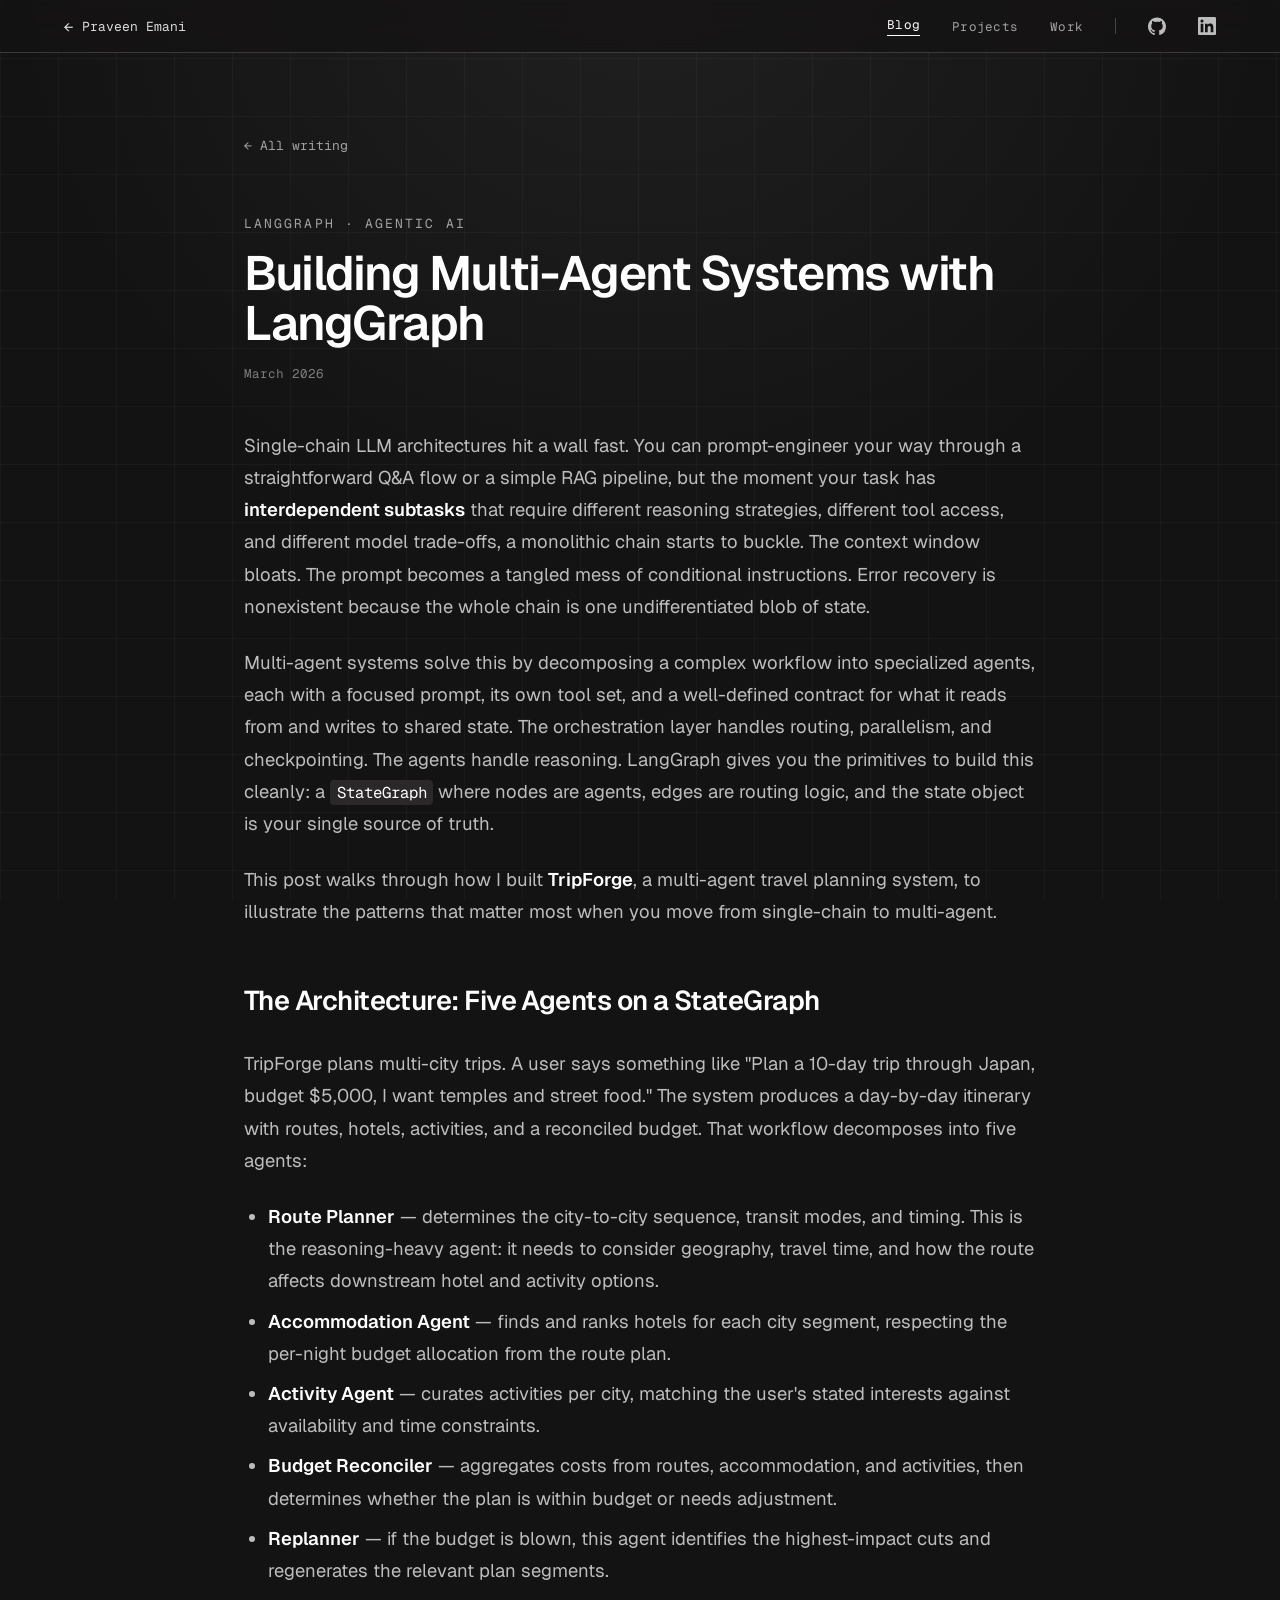
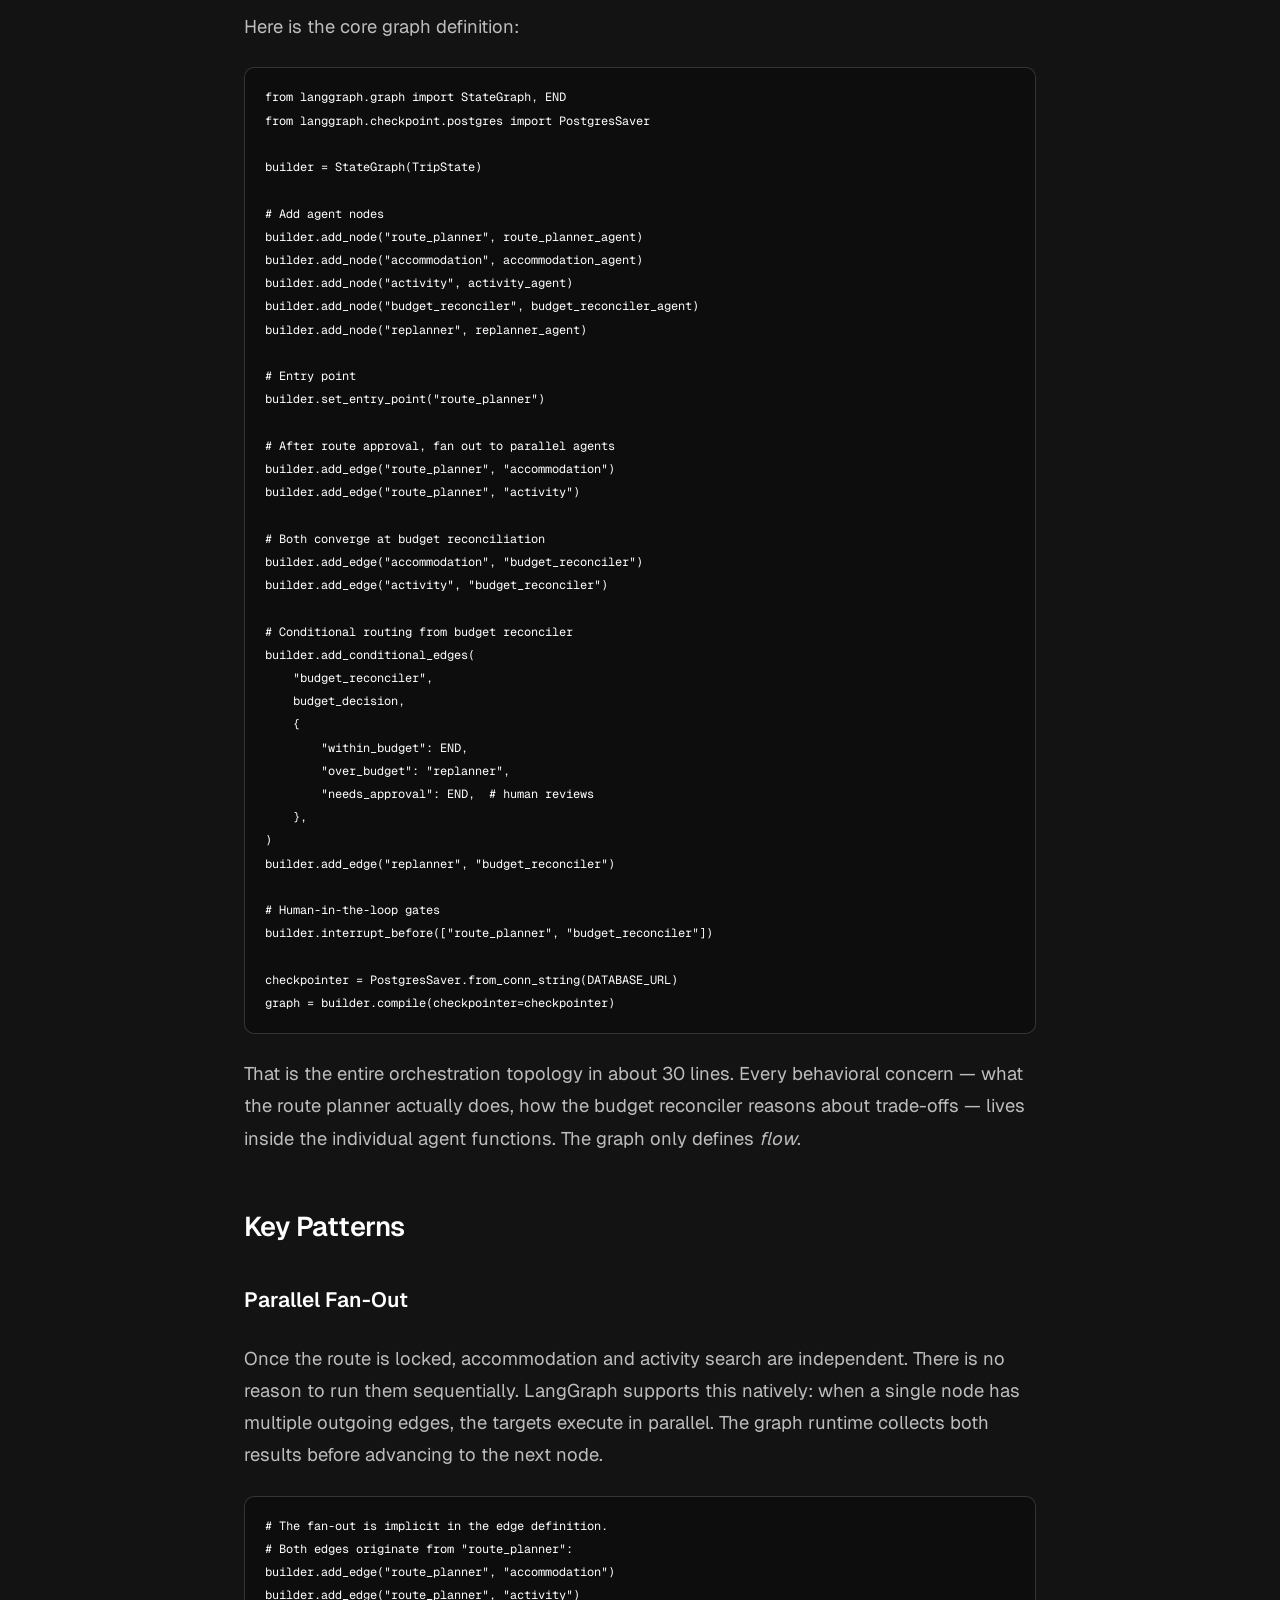
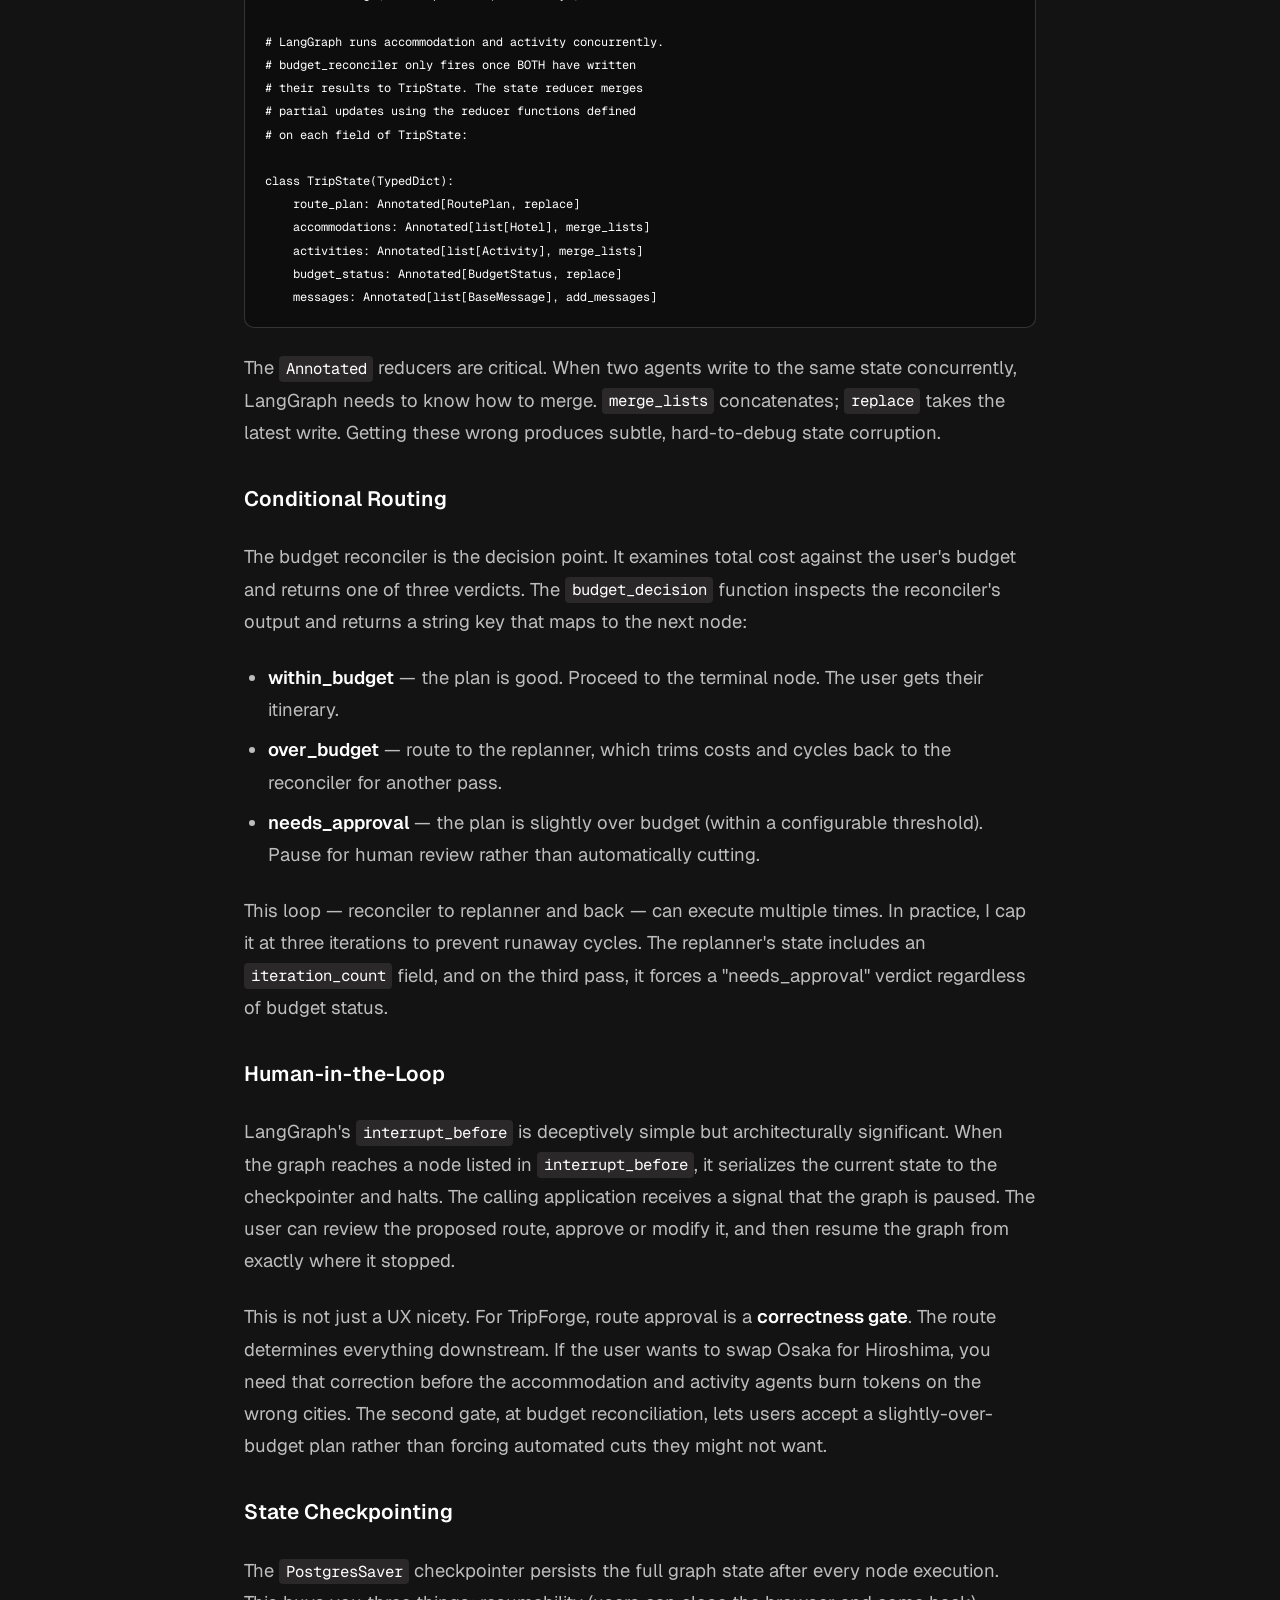
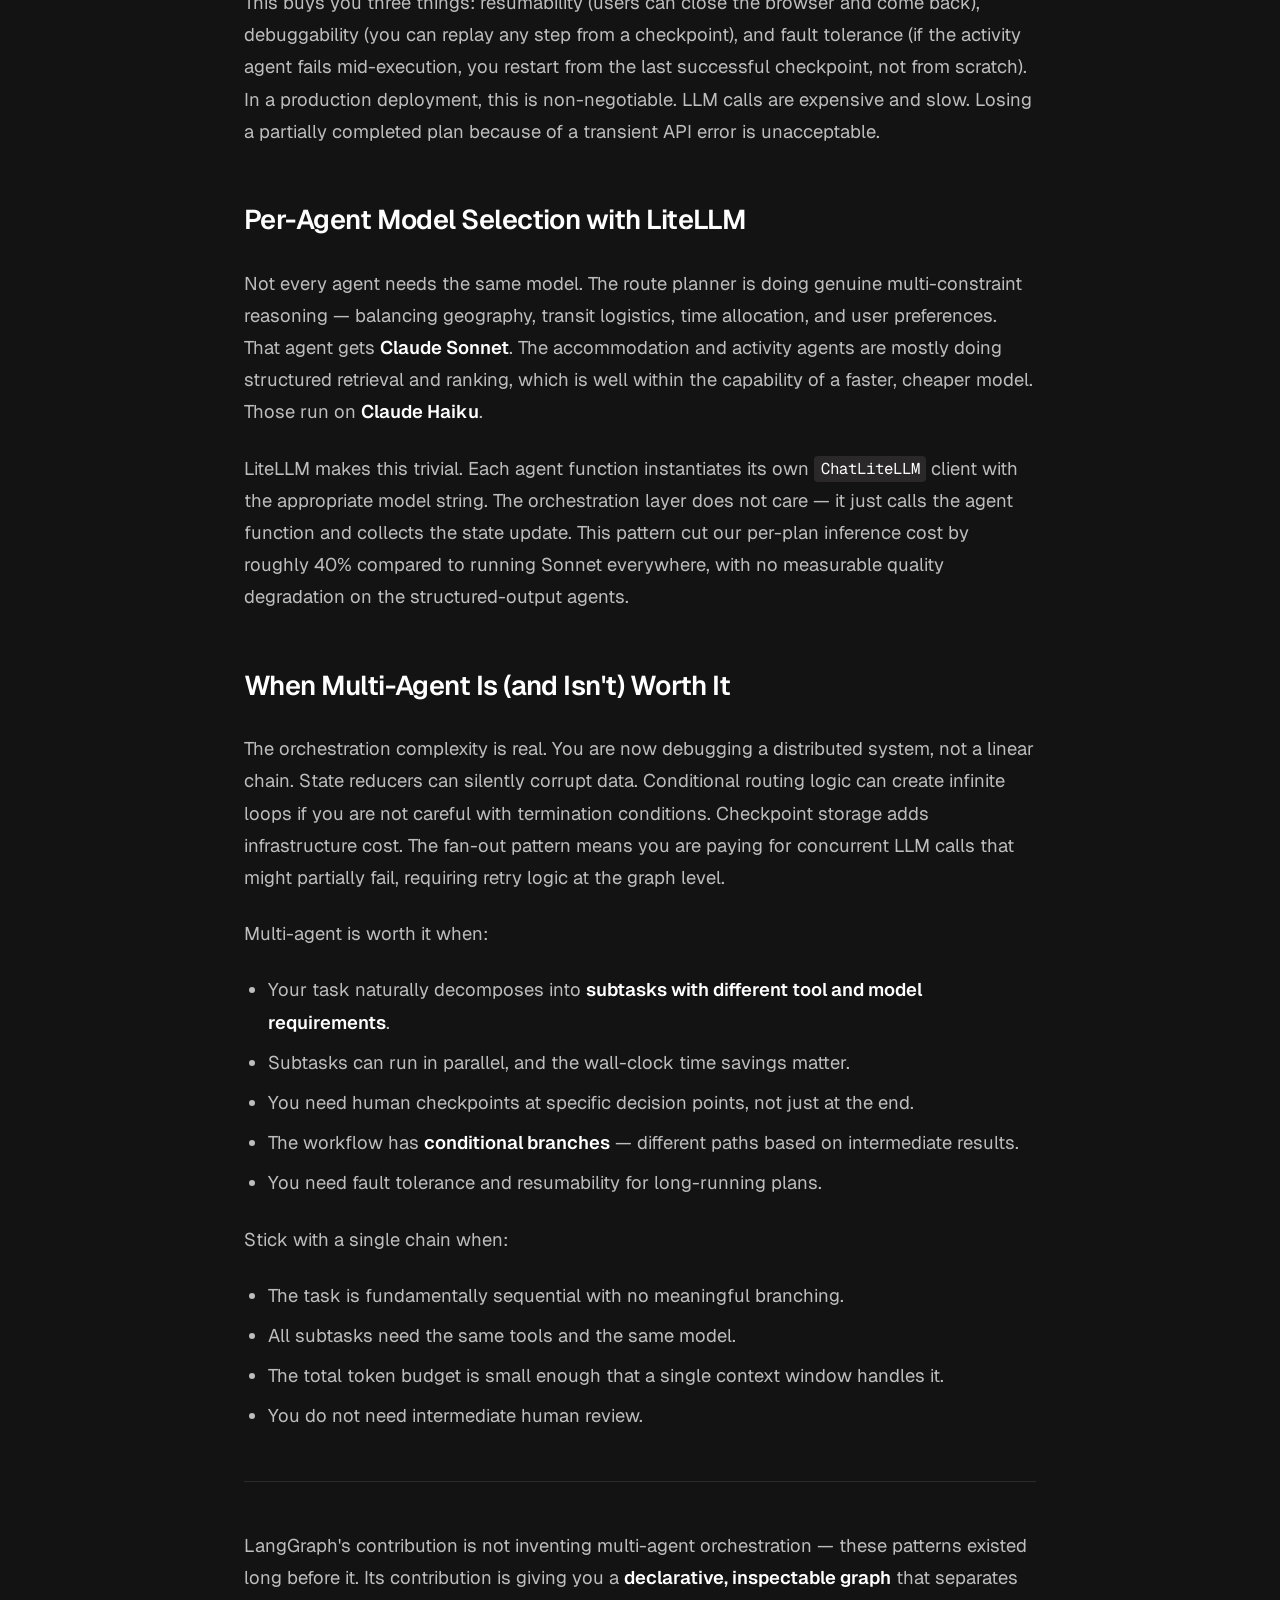
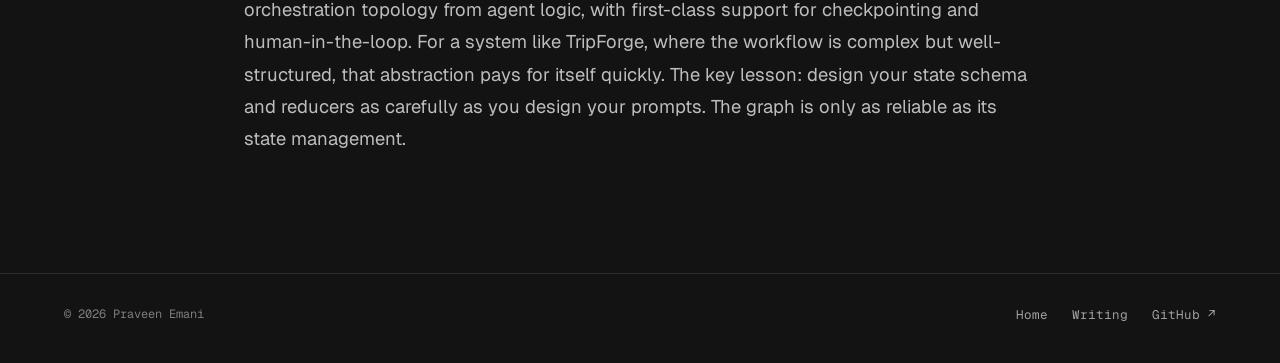
<file: posts/multi-agent-langgraph.html>
<!DOCTYPE html>
<html lang="en">
<head>
<meta charset="UTF-8">
<meta name="viewport" content="width=device-width, initial-scale=1.0">
<title>Building Multi-Agent Systems with LangGraph — Praveen Emani</title>
<meta name="description" content="How I built TripForge, a multi-agent travel planner with LangGraph — covering parallel fan-out, conditional routing, human-in-the-loop gates, and checkpointing.">
<link rel="canonical" href="https://praveenpke.github.io/posts/multi-agent-langgraph.html">
<meta property="og:type" content="article">
<meta property="og:url" content="https://praveenpke.github.io/posts/multi-agent-langgraph.html">
<meta property="og:title" content="Building Multi-Agent Systems with LangGraph — Praveen Emani">
<meta property="og:description" content="How I built TripForge, a multi-agent travel planner with LangGraph — covering parallel fan-out, conditional routing, human-in-the-loop gates, and checkpointing.">
<meta property="og:image" content="https://avatars.githubusercontent.com/u/35184782?v=4">
<meta name="twitter:card" content="summary">
<link rel="preconnect" href="https://fonts.googleapis.com">
<link rel="preconnect" href="https://fonts.gstatic.com" crossorigin>
<link href="https://fonts.googleapis.com/css2?family=Geist:wght@300;400;500;600;700&family=Geist+Mono:wght@400;500&display=swap" rel="stylesheet">
<link rel="stylesheet" href="/assets/style.css?v=14">
</head>
<body class="dark">

<a class="skip-link" href="#main">Skip to content</a>

<nav class="nav sticky" aria-label="Primary">
  <a class="nav-back" href="/"><span class="arrow" aria-hidden="true">←</span> Praveen Emani</a>
  <div class="nav-right">
      <a class="nav-link active" href="/blog.html">Blog</a>
      <a class="nav-link" href="/projects.html">Projects</a>
      <a class="nav-link" href="/work.html">Work</a>
      <span class="nav-sep" aria-hidden="true"></span>
    <a class="nav-ic" href="https://github.com/praveenpke" target="_blank" rel="noopener" aria-label="GitHub"><svg width="18" height="18" viewBox="0 0 24 24" fill="currentColor" aria-hidden="true"><path d="M12 .5C5.37.5 0 5.87 0 12.5c0 5.3 3.44 9.8 8.21 11.39.6.11.82-.26.82-.58 0-.29-.01-1.04-.02-2.05-3.34.72-4.04-1.61-4.04-1.61-.55-1.39-1.34-1.76-1.34-1.76-1.09-.75.08-.73.08-.73 1.21.09 1.84 1.24 1.84 1.24 1.07 1.84 2.81 1.31 3.49 1 .11-.78.42-1.31.76-1.61-2.67-.3-5.47-1.34-5.47-5.95 0-1.31.47-2.39 1.24-3.23-.13-.31-.54-1.53.12-3.19 0 0 1.01-.32 3.3 1.23a11.5 11.5 0 0 1 3-.4c1.02 0 2.05.14 3 .4 2.29-1.55 3.3-1.23 3.3-1.23.66 1.66.25 2.88.12 3.19.77.84 1.24 1.92 1.24 3.23 0 4.62-2.81 5.64-5.49 5.94.43.37.81 1.1.81 2.22 0 1.61-.01 2.9-.01 3.29 0 .32.21.7.83.58A12.01 12.01 0 0 0 24 12.5C24 5.87 18.63.5 12 .5z"/></svg></a>
    <a class="nav-ic" href="https://www.linkedin.com/in/praveenkemani/" target="_blank" rel="noopener" aria-label="LinkedIn"><svg width="18" height="18" viewBox="0 0 24 24" fill="currentColor" aria-hidden="true"><path d="M20.45 20.45h-3.56v-5.57c0-1.33-.02-3.04-1.85-3.04-1.85 0-2.13 1.45-2.13 2.94v5.67H9.35V9h3.42v1.56h.05c.48-.9 1.64-1.85 3.37-1.85 3.6 0 4.27 2.37 4.27 5.46v6.28zM5.34 7.43a2.07 2.07 0 1 1 0-4.14 2.07 2.07 0 0 1 0 4.14zM7.12 20.45H3.55V9h3.57v11.45zM22.22 0H1.77C.79 0 0 .77 0 1.73v20.54C0 23.22.79 24 1.77 24h20.45c.98 0 1.78-.78 1.78-1.73V1.73C24 .77 23.2 0 22.22 0z"/></svg></a>
  </div>
</nav>

<main id="main">
  <article class="post">
    <a href="/blog.html" class="post-back">← All writing</a>

    <div class="post-meta">
      <p class="kicker">LangGraph · Agentic AI</p>
      <h1>Building Multi-Agent Systems with LangGraph</h1>
      <p class="post-date">March 2026</p>
    </div>

    <div class="post-body">
    <p>Single-chain LLM architectures hit a wall fast. You can prompt-engineer your way through a straightforward Q&A flow or a simple RAG pipeline, but the moment your task has <strong>interdependent subtasks</strong> that require different reasoning strategies, different tool access, and different model trade-offs, a monolithic chain starts to buckle. The context window bloats. The prompt becomes a tangled mess of conditional instructions. Error recovery is nonexistent because the whole chain is one undifferentiated blob of state.</p>

    <p>Multi-agent systems solve this by decomposing a complex workflow into specialized agents, each with a focused prompt, its own tool set, and a well-defined contract for what it reads from and writes to shared state. The orchestration layer handles routing, parallelism, and checkpointing. The agents handle reasoning. LangGraph gives you the primitives to build this cleanly: a <code>StateGraph</code> where nodes are agents, edges are routing logic, and the state object is your single source of truth.</p>

    <p>This post walks through how I built <strong>TripForge</strong>, a multi-agent travel planning system, to illustrate the patterns that matter most when you move from single-chain to multi-agent.</p>

    <h2>The Architecture: Five Agents on a StateGraph</h2>

    <p>TripForge plans multi-city trips. A user says something like "Plan a 10-day trip through Japan, budget $5,000, I want temples and street food." The system produces a day-by-day itinerary with routes, hotels, activities, and a reconciled budget. That workflow decomposes into five agents:</p>

    <ul>
      <li><strong>Route Planner</strong> &mdash; determines the city-to-city sequence, transit modes, and timing. This is the reasoning-heavy agent: it needs to consider geography, travel time, and how the route affects downstream hotel and activity options.</li>
      <li><strong>Accommodation Agent</strong> &mdash; finds and ranks hotels for each city segment, respecting the per-night budget allocation from the route plan.</li>
      <li><strong>Activity Agent</strong> &mdash; curates activities per city, matching the user's stated interests against availability and time constraints.</li>
      <li><strong>Budget Reconciler</strong> &mdash; aggregates costs from routes, accommodation, and activities, then determines whether the plan is within budget or needs adjustment.</li>
      <li><strong>Replanner</strong> &mdash; if the budget is blown, this agent identifies the highest-impact cuts and regenerates the relevant plan segments.</li>
    </ul>

    <p>Here is the core graph definition:</p>

    <pre><code>from langgraph.graph import StateGraph, END
from langgraph.checkpoint.postgres import PostgresSaver

builder = StateGraph(TripState)

# Add agent nodes
builder.add_node("route_planner", route_planner_agent)
builder.add_node("accommodation", accommodation_agent)
builder.add_node("activity", activity_agent)
builder.add_node("budget_reconciler", budget_reconciler_agent)
builder.add_node("replanner", replanner_agent)

# Entry point
builder.set_entry_point("route_planner")

# After route approval, fan out to parallel agents
builder.add_edge("route_planner", "accommodation")
builder.add_edge("route_planner", "activity")

# Both converge at budget reconciliation
builder.add_edge("accommodation", "budget_reconciler")
builder.add_edge("activity", "budget_reconciler")

# Conditional routing from budget reconciler
builder.add_conditional_edges(
    "budget_reconciler",
    budget_decision,
    {
        "within_budget": END,
        "over_budget": "replanner",
        "needs_approval": END,  # human reviews
    },
)
builder.add_edge("replanner", "budget_reconciler")

# Human-in-the-loop gates
builder.interrupt_before(["route_planner", "budget_reconciler"])

checkpointer = PostgresSaver.from_conn_string(DATABASE_URL)
graph = builder.compile(checkpointer=checkpointer)</code></pre>

    <p>That is the entire orchestration topology in about 30 lines. Every behavioral concern &mdash; what the route planner actually does, how the budget reconciler reasons about trade-offs &mdash; lives inside the individual agent functions. The graph only defines <em>flow</em>.</p>

    <h2>Key Patterns</h2>

    <h3>Parallel Fan-Out</h3>

    <p>Once the route is locked, accommodation and activity search are independent. There is no reason to run them sequentially. LangGraph supports this natively: when a single node has multiple outgoing edges, the targets execute in parallel. The graph runtime collects both results before advancing to the next node.</p>

    <pre><code># The fan-out is implicit in the edge definition.
# Both edges originate from "route_planner":
builder.add_edge("route_planner", "accommodation")
builder.add_edge("route_planner", "activity")

# LangGraph runs accommodation and activity concurrently.
# budget_reconciler only fires once BOTH have written
# their results to TripState. The state reducer merges
# partial updates using the reducer functions defined
# on each field of TripState:

class TripState(TypedDict):
    route_plan: Annotated[RoutePlan, replace]
    accommodations: Annotated[list[Hotel], merge_lists]
    activities: Annotated[list[Activity], merge_lists]
    budget_status: Annotated[BudgetStatus, replace]
    messages: Annotated[list[BaseMessage], add_messages]</code></pre>

    <p>The <code>Annotated</code> reducers are critical. When two agents write to the same state concurrently, LangGraph needs to know how to merge. <code>merge_lists</code> concatenates; <code>replace</code> takes the latest write. Getting these wrong produces subtle, hard-to-debug state corruption.</p>

    <h3>Conditional Routing</h3>

    <p>The budget reconciler is the decision point. It examines total cost against the user's budget and returns one of three verdicts. The <code>budget_decision</code> function inspects the reconciler's output and returns a string key that maps to the next node:</p>

    <ul>
      <li><strong>within_budget</strong> &mdash; the plan is good. Proceed to the terminal node. The user gets their itinerary.</li>
      <li><strong>over_budget</strong> &mdash; route to the replanner, which trims costs and cycles back to the reconciler for another pass.</li>
      <li><strong>needs_approval</strong> &mdash; the plan is slightly over budget (within a configurable threshold). Pause for human review rather than automatically cutting.</li>
    </ul>

    <p>This loop &mdash; reconciler to replanner and back &mdash; can execute multiple times. In practice, I cap it at three iterations to prevent runaway cycles. The replanner's state includes an <code>iteration_count</code> field, and on the third pass, it forces a "needs_approval" verdict regardless of budget status.</p>

    <h3>Human-in-the-Loop</h3>

    <p>LangGraph's <code>interrupt_before</code> is deceptively simple but architecturally significant. When the graph reaches a node listed in <code>interrupt_before</code>, it serializes the current state to the checkpointer and halts. The calling application receives a signal that the graph is paused. The user can review the proposed route, approve or modify it, and then resume the graph from exactly where it stopped.</p>

    <p>This is not just a UX nicety. For TripForge, route approval is a <strong>correctness gate</strong>. The route determines everything downstream. If the user wants to swap Osaka for Hiroshima, you need that correction before the accommodation and activity agents burn tokens on the wrong cities. The second gate, at budget reconciliation, lets users accept a slightly-over-budget plan rather than forcing automated cuts they might not want.</p>

    <h3>State Checkpointing</h3>

    <p>The <code>PostgresSaver</code> checkpointer persists the full graph state after every node execution. This buys you three things: resumability (users can close the browser and come back), debuggability (you can replay any step from a checkpoint), and fault tolerance (if the activity agent fails mid-execution, you restart from the last successful checkpoint, not from scratch). In a production deployment, this is non-negotiable. LLM calls are expensive and slow. Losing a partially completed plan because of a transient API error is unacceptable.</p>

    <h2>Per-Agent Model Selection with LiteLLM</h2>

    <p>Not every agent needs the same model. The route planner is doing genuine multi-constraint reasoning &mdash; balancing geography, transit logistics, time allocation, and user preferences. That agent gets <strong>Claude Sonnet</strong>. The accommodation and activity agents are mostly doing structured retrieval and ranking, which is well within the capability of a faster, cheaper model. Those run on <strong>Claude Haiku</strong>.</p>

    <p>LiteLLM makes this trivial. Each agent function instantiates its own <code>ChatLiteLLM</code> client with the appropriate model string. The orchestration layer does not care &mdash; it just calls the agent function and collects the state update. This pattern cut our per-plan inference cost by roughly 40% compared to running Sonnet everywhere, with no measurable quality degradation on the structured-output agents.</p>

    <h2>When Multi-Agent Is (and Isn't) Worth It</h2>

    <p>The orchestration complexity is real. You are now debugging a distributed system, not a linear chain. State reducers can silently corrupt data. Conditional routing logic can create infinite loops if you are not careful with termination conditions. Checkpoint storage adds infrastructure cost. The fan-out pattern means you are paying for concurrent LLM calls that might partially fail, requiring retry logic at the graph level.</p>

    <p>Multi-agent is worth it when:</p>
    <ul>
      <li>Your task naturally decomposes into <strong>subtasks with different tool and model requirements</strong>.</li>
      <li>Subtasks can run in parallel, and the wall-clock time savings matter.</li>
      <li>You need human checkpoints at specific decision points, not just at the end.</li>
      <li>The workflow has <strong>conditional branches</strong> &mdash; different paths based on intermediate results.</li>
      <li>You need fault tolerance and resumability for long-running plans.</li>
    </ul>

    <p>Stick with a single chain when:</p>
    <ul>
      <li>The task is fundamentally sequential with no meaningful branching.</li>
      <li>All subtasks need the same tools and the same model.</li>
      <li>The total token budget is small enough that a single context window handles it.</li>
      <li>You do not need intermediate human review.</li>
    </ul>

    <hr>

    <p>LangGraph's contribution is not inventing multi-agent orchestration &mdash; these patterns existed long before it. Its contribution is giving you a <strong>declarative, inspectable graph</strong> that separates orchestration topology from agent logic, with first-class support for checkpointing and human-in-the-loop. For a system like TripForge, where the workflow is complex but well-structured, that abstraction pays for itself quickly. The key lesson: design your state schema and reducers as carefully as you design your prompts. The graph is only as reliable as its state management.</p>
    </div>
  </article>
</main>

<div class="foot">
  <span class="mono">© 2026 Praveen Emani</span>
  <div class="links">
    <a href="/">Home</a>
    <a href="/blog.html">Writing</a>
    <a href="https://github.com/praveenpke" target="_blank" rel="noopener">GitHub ↗</a>
  </div>
</div>

<script defer src="/assets/main.js?v=14"></script>
</body>
</html>
</file>
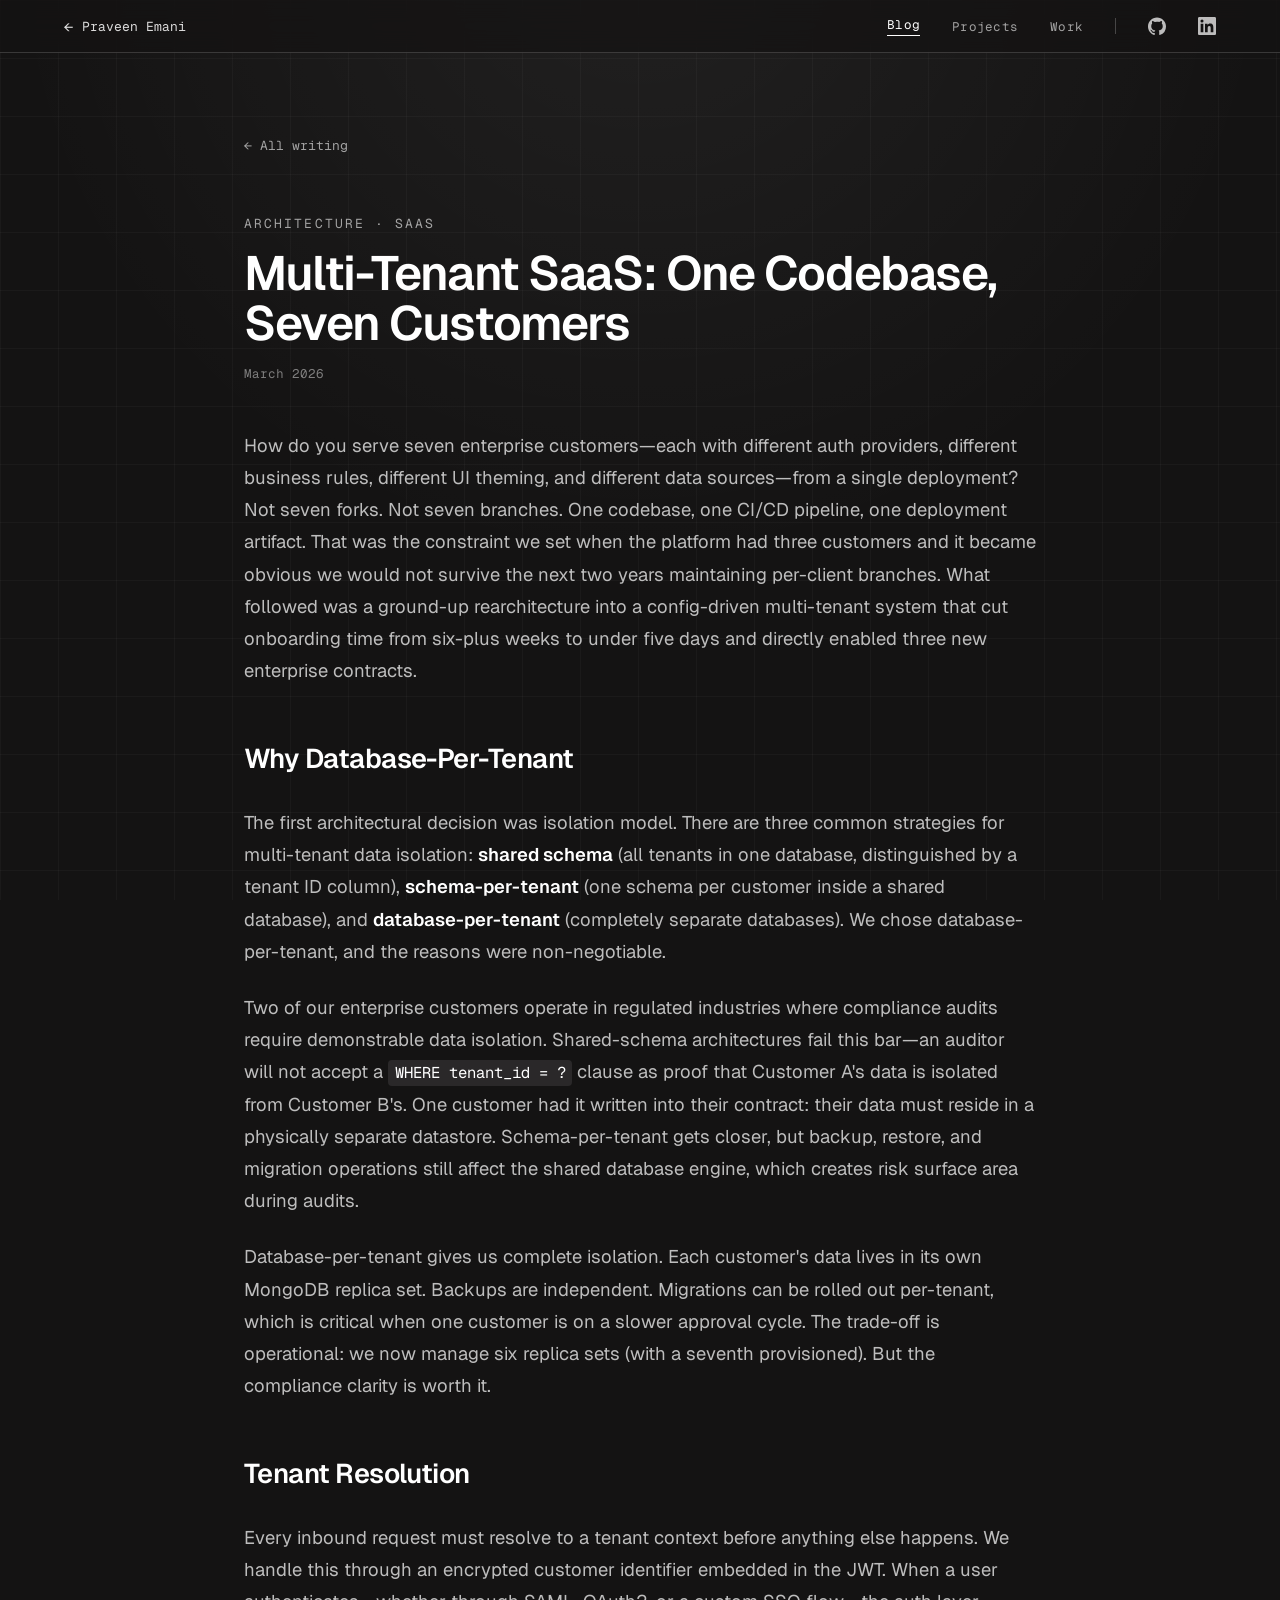
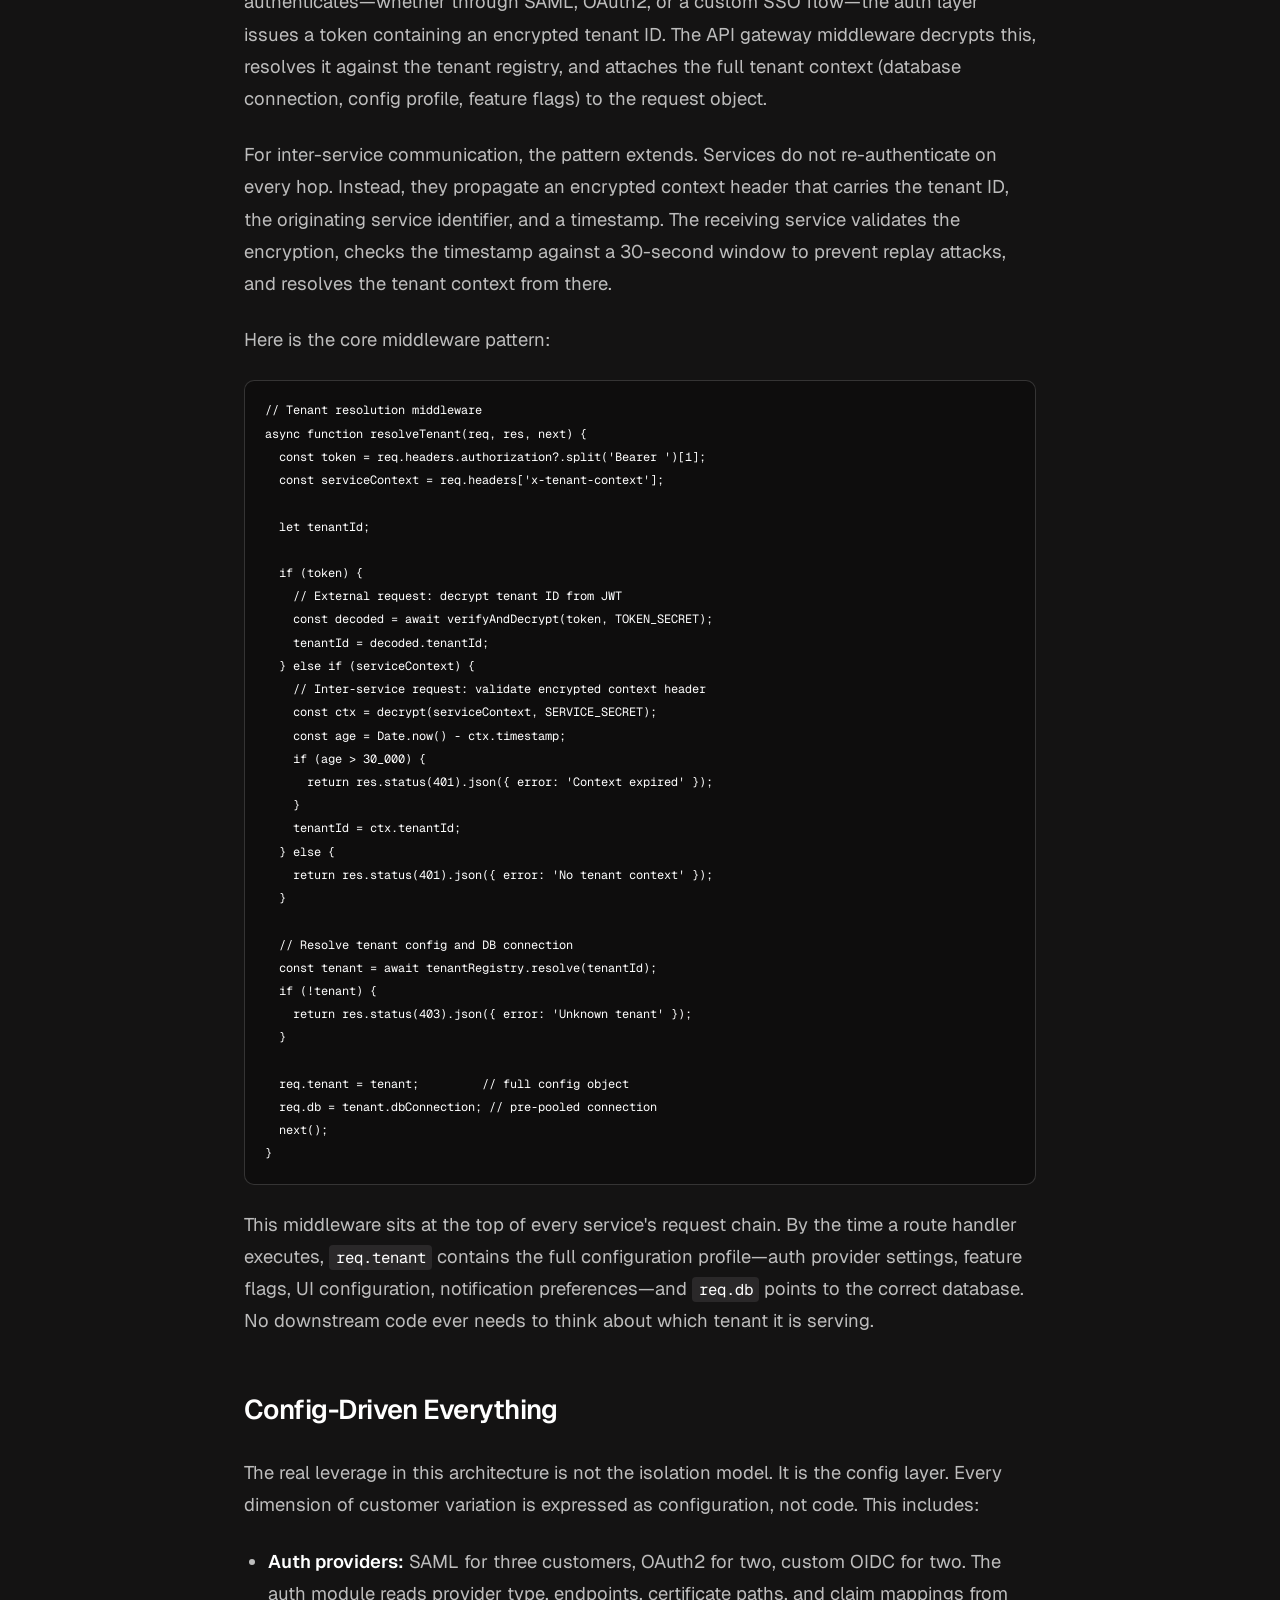
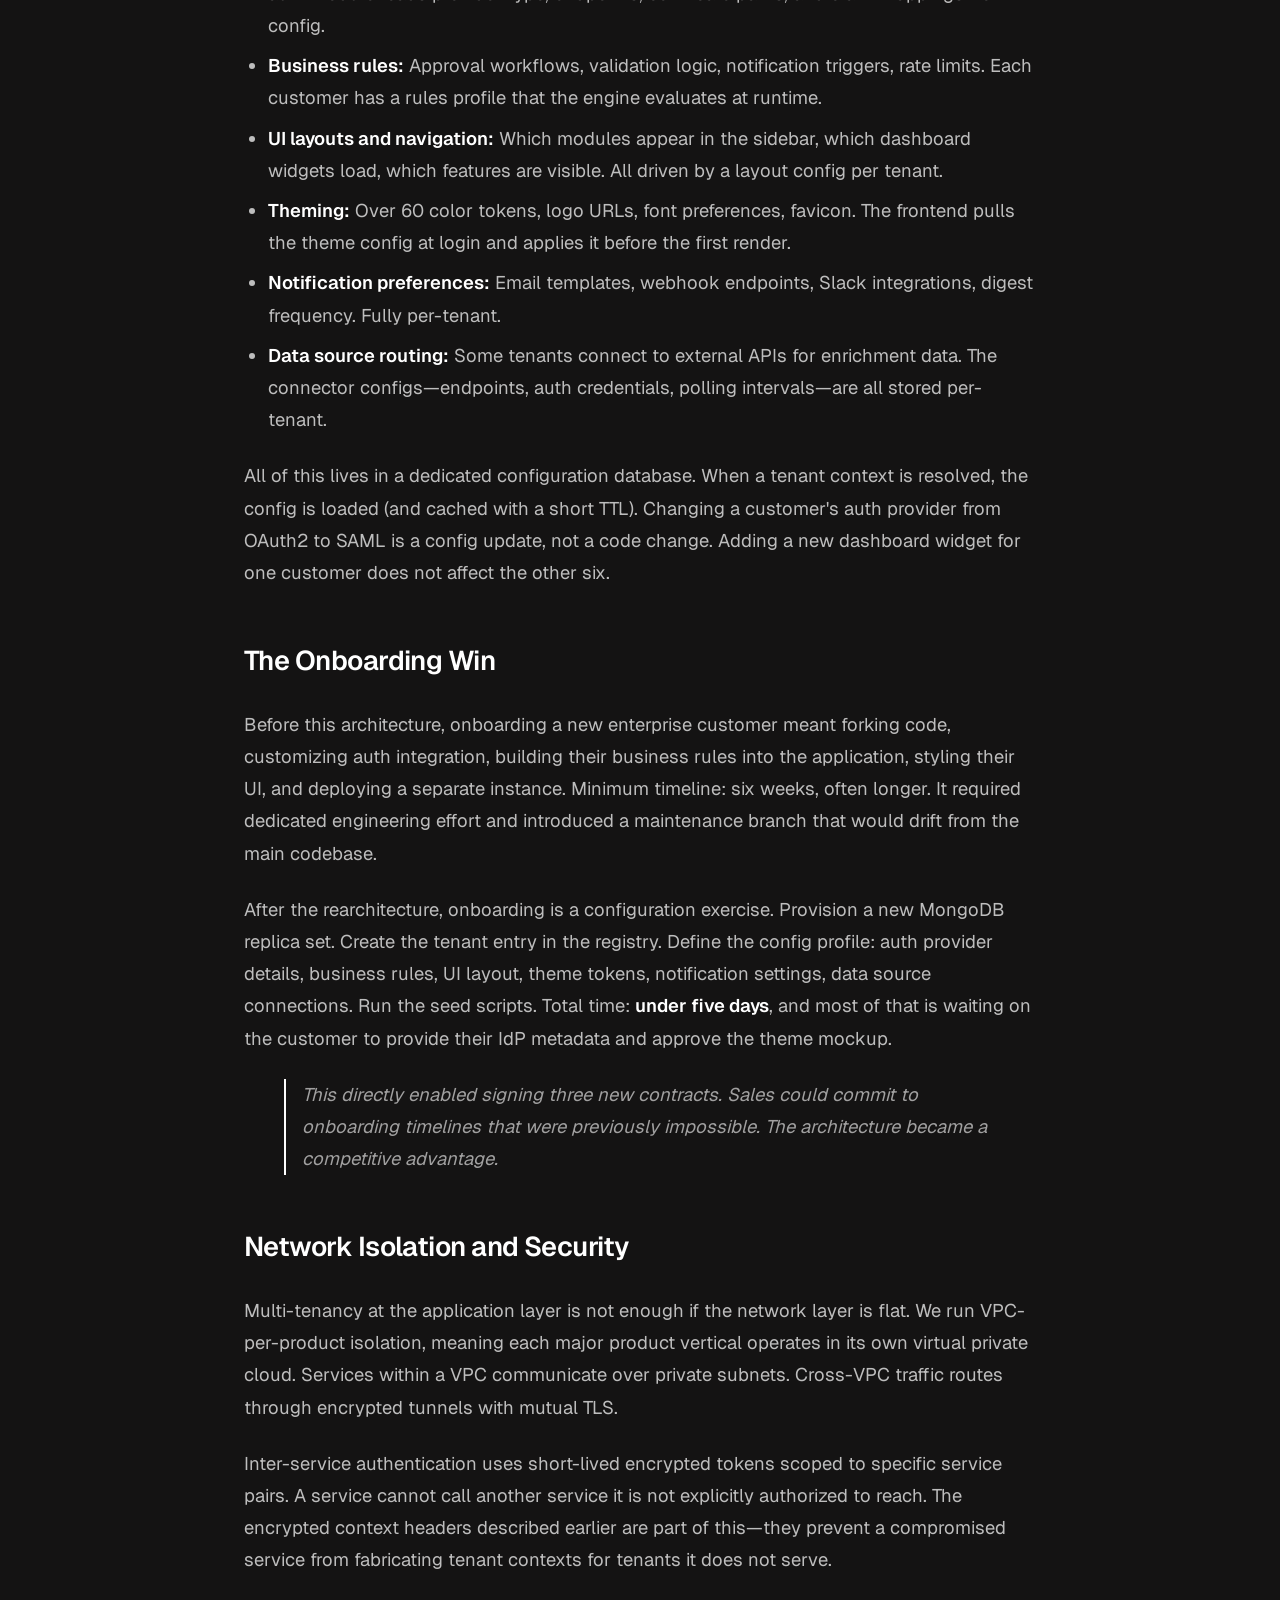
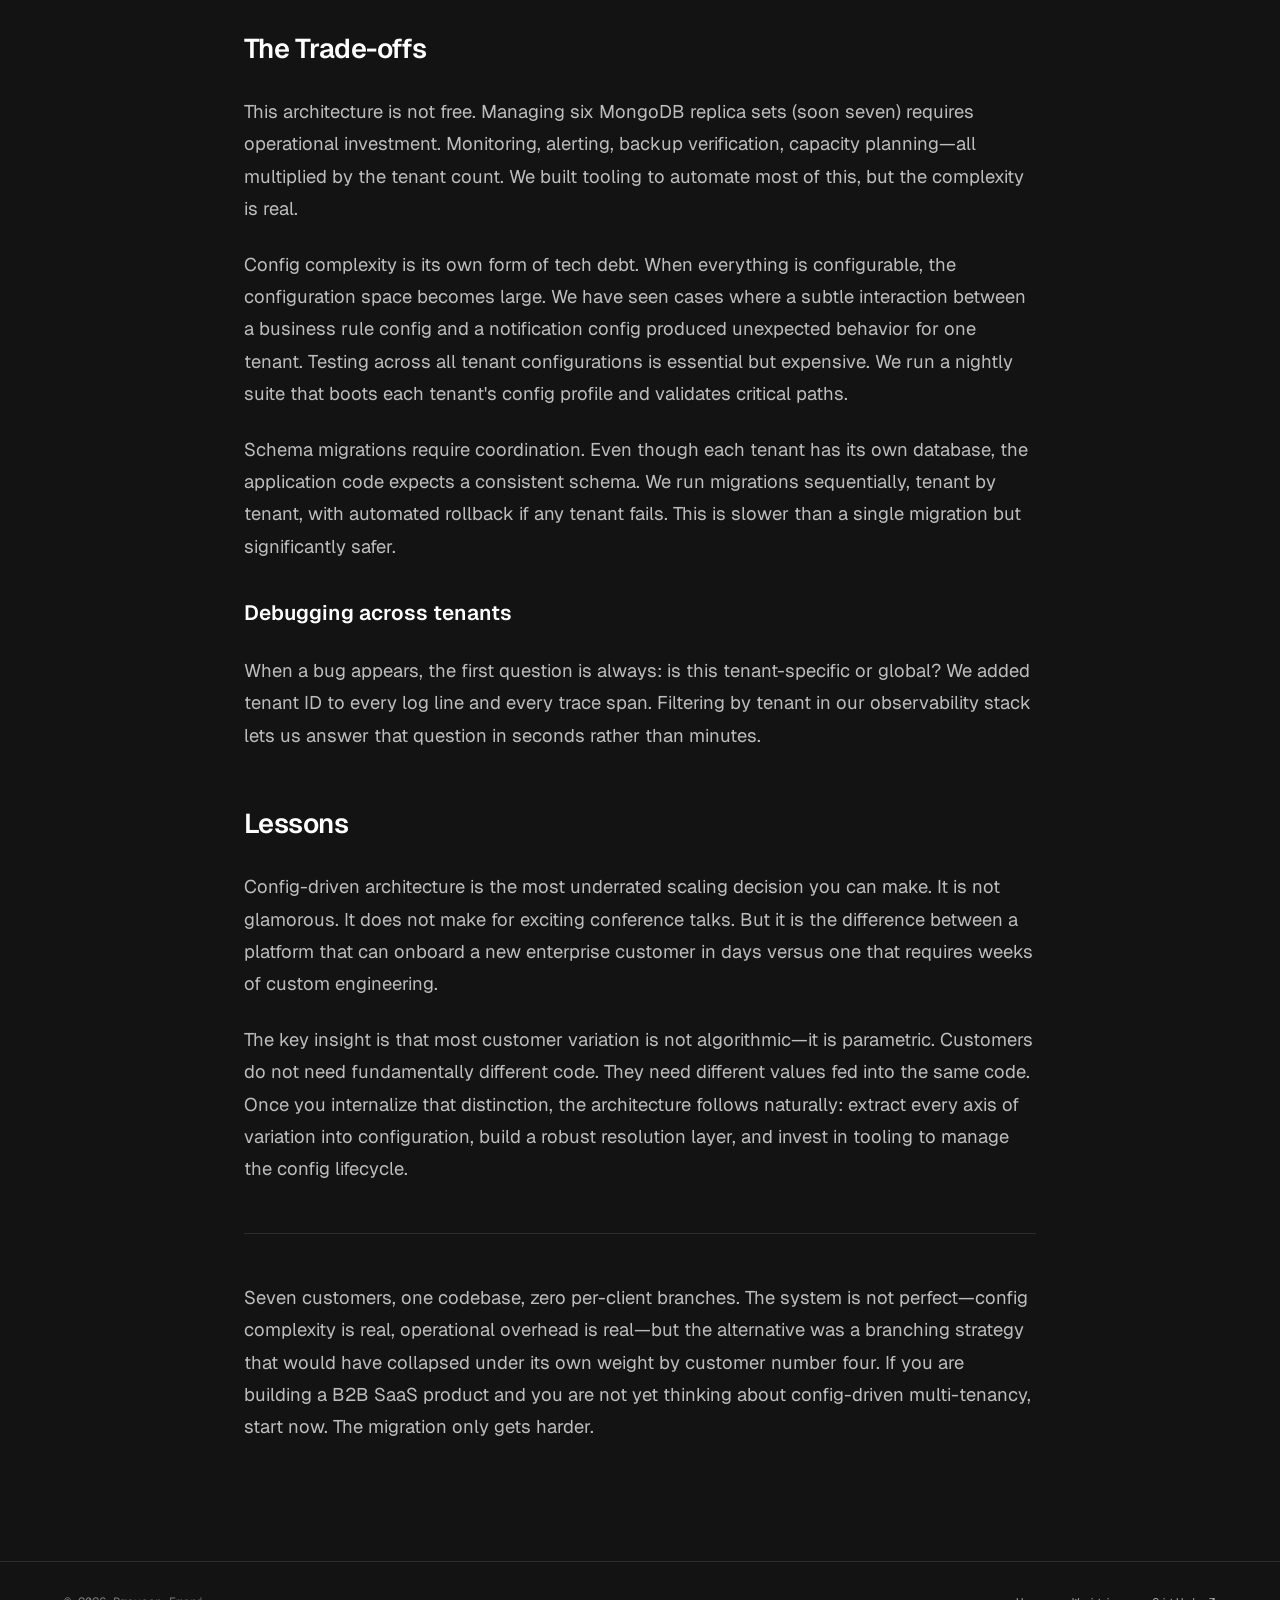
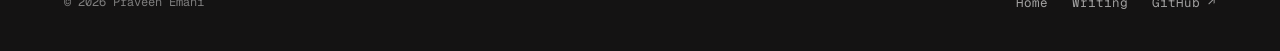
<file: posts/multi-tenant-saas.html>
<!DOCTYPE html>
<html lang="en">
<head>
<meta charset="UTF-8">
<meta name="viewport" content="width=device-width, initial-scale=1.0">
<title>Multi-Tenant SaaS: One Codebase, Seven Customers — Praveen Emani</title>
<meta name="description" content="How a config-driven, database-per-tenant architecture serves seven enterprise customers from one codebase, cutting onboarding from six weeks to five days.">
<link rel="canonical" href="https://praveenpke.github.io/posts/multi-tenant-saas.html">
<meta property="og:type" content="article">
<meta property="og:url" content="https://praveenpke.github.io/posts/multi-tenant-saas.html">
<meta property="og:title" content="Multi-Tenant SaaS: One Codebase, Seven Customers — Praveen Emani">
<meta property="og:description" content="How a config-driven, database-per-tenant architecture serves seven enterprise customers from one codebase, cutting onboarding from six weeks to five days.">
<meta property="og:image" content="https://avatars.githubusercontent.com/u/35184782?v=4">
<meta name="twitter:card" content="summary">
<link rel="preconnect" href="https://fonts.googleapis.com">
<link rel="preconnect" href="https://fonts.gstatic.com" crossorigin>
<link href="https://fonts.googleapis.com/css2?family=Geist:wght@300;400;500;600;700&family=Geist+Mono:wght@400;500&display=swap" rel="stylesheet">
<link rel="stylesheet" href="/assets/style.css?v=14">
</head>
<body class="dark">

<a class="skip-link" href="#main">Skip to content</a>

<nav class="nav sticky" aria-label="Primary">
  <a class="nav-back" href="/"><span class="arrow" aria-hidden="true">←</span> Praveen Emani</a>
  <div class="nav-right">
      <a class="nav-link active" href="/blog.html">Blog</a>
      <a class="nav-link" href="/projects.html">Projects</a>
      <a class="nav-link" href="/work.html">Work</a>
      <span class="nav-sep" aria-hidden="true"></span>
    <a class="nav-ic" href="https://github.com/praveenpke" target="_blank" rel="noopener" aria-label="GitHub"><svg width="18" height="18" viewBox="0 0 24 24" fill="currentColor" aria-hidden="true"><path d="M12 .5C5.37.5 0 5.87 0 12.5c0 5.3 3.44 9.8 8.21 11.39.6.11.82-.26.82-.58 0-.29-.01-1.04-.02-2.05-3.34.72-4.04-1.61-4.04-1.61-.55-1.39-1.34-1.76-1.34-1.76-1.09-.75.08-.73.08-.73 1.21.09 1.84 1.24 1.84 1.24 1.07 1.84 2.81 1.31 3.49 1 .11-.78.42-1.31.76-1.61-2.67-.3-5.47-1.34-5.47-5.95 0-1.31.47-2.39 1.24-3.23-.13-.31-.54-1.53.12-3.19 0 0 1.01-.32 3.3 1.23a11.5 11.5 0 0 1 3-.4c1.02 0 2.05.14 3 .4 2.29-1.55 3.3-1.23 3.3-1.23.66 1.66.25 2.88.12 3.19.77.84 1.24 1.92 1.24 3.23 0 4.62-2.81 5.64-5.49 5.94.43.37.81 1.1.81 2.22 0 1.61-.01 2.9-.01 3.29 0 .32.21.7.83.58A12.01 12.01 0 0 0 24 12.5C24 5.87 18.63.5 12 .5z"/></svg></a>
    <a class="nav-ic" href="https://www.linkedin.com/in/praveenkemani/" target="_blank" rel="noopener" aria-label="LinkedIn"><svg width="18" height="18" viewBox="0 0 24 24" fill="currentColor" aria-hidden="true"><path d="M20.45 20.45h-3.56v-5.57c0-1.33-.02-3.04-1.85-3.04-1.85 0-2.13 1.45-2.13 2.94v5.67H9.35V9h3.42v1.56h.05c.48-.9 1.64-1.85 3.37-1.85 3.6 0 4.27 2.37 4.27 5.46v6.28zM5.34 7.43a2.07 2.07 0 1 1 0-4.14 2.07 2.07 0 0 1 0 4.14zM7.12 20.45H3.55V9h3.57v11.45zM22.22 0H1.77C.79 0 0 .77 0 1.73v20.54C0 23.22.79 24 1.77 24h20.45c.98 0 1.78-.78 1.78-1.73V1.73C24 .77 23.2 0 22.22 0z"/></svg></a>
  </div>
</nav>

<main id="main">
  <article class="post">
    <a href="/blog.html" class="post-back">← All writing</a>

    <div class="post-meta">
      <p class="kicker">Architecture · SaaS</p>
      <h1>Multi-Tenant SaaS: One Codebase, Seven Customers</h1>
      <p class="post-date">March 2026</p>
    </div>

    <div class="post-body">
    <p>How do you serve seven enterprise customers&mdash;each with different auth providers, different business rules, different UI theming, and different data sources&mdash;from a single deployment? Not seven forks. Not seven branches. One codebase, one CI/CD pipeline, one deployment artifact. That was the constraint we set when the platform had three customers and it became obvious we would not survive the next two years maintaining per-client branches. What followed was a ground-up rearchitecture into a config-driven multi-tenant system that cut onboarding time from six-plus weeks to under five days and directly enabled three new enterprise contracts.</p>

    <h2>Why Database-Per-Tenant</h2>
    <p>The first architectural decision was isolation model. There are three common strategies for multi-tenant data isolation: <strong>shared schema</strong> (all tenants in one database, distinguished by a tenant ID column), <strong>schema-per-tenant</strong> (one schema per customer inside a shared database), and <strong>database-per-tenant</strong> (completely separate databases). We chose database-per-tenant, and the reasons were non-negotiable.</p>

    <p>Two of our enterprise customers operate in regulated industries where compliance audits require demonstrable data isolation. Shared-schema architectures fail this bar&mdash;an auditor will not accept a <code>WHERE tenant_id = ?</code> clause as proof that Customer A's data is isolated from Customer B's. One customer had it written into their contract: their data must reside in a physically separate datastore. Schema-per-tenant gets closer, but backup, restore, and migration operations still affect the shared database engine, which creates risk surface area during audits.</p>

    <p>Database-per-tenant gives us complete isolation. Each customer's data lives in its own MongoDB replica set. Backups are independent. Migrations can be rolled out per-tenant, which is critical when one customer is on a slower approval cycle. The trade-off is operational: we now manage six replica sets (with a seventh provisioned). But the compliance clarity is worth it.</p>

    <h2>Tenant Resolution</h2>
    <p>Every inbound request must resolve to a tenant context before anything else happens. We handle this through an encrypted customer identifier embedded in the JWT. When a user authenticates&mdash;whether through SAML, OAuth2, or a custom SSO flow&mdash;the auth layer issues a token containing an encrypted tenant ID. The API gateway middleware decrypts this, resolves it against the tenant registry, and attaches the full tenant context (database connection, config profile, feature flags) to the request object.</p>

    <p>For inter-service communication, the pattern extends. Services do not re-authenticate on every hop. Instead, they propagate an encrypted context header that carries the tenant ID, the originating service identifier, and a timestamp. The receiving service validates the encryption, checks the timestamp against a 30-second window to prevent replay attacks, and resolves the tenant context from there.</p>

    <p>Here is the core middleware pattern:</p>

    <pre><code>// Tenant resolution middleware
async function resolveTenant(req, res, next) {
  const token = req.headers.authorization?.split('Bearer ')[1];
  const serviceContext = req.headers['x-tenant-context'];

  let tenantId;

  if (token) {
    // External request: decrypt tenant ID from JWT
    const decoded = await verifyAndDecrypt(token, TOKEN_SECRET);
    tenantId = decoded.tenantId;
  } else if (serviceContext) {
    // Inter-service request: validate encrypted context header
    const ctx = decrypt(serviceContext, SERVICE_SECRET);
    const age = Date.now() - ctx.timestamp;
    if (age > 30_000) {
      return res.status(401).json({ error: 'Context expired' });
    }
    tenantId = ctx.tenantId;
  } else {
    return res.status(401).json({ error: 'No tenant context' });
  }

  // Resolve tenant config and DB connection
  const tenant = await tenantRegistry.resolve(tenantId);
  if (!tenant) {
    return res.status(403).json({ error: 'Unknown tenant' });
  }

  req.tenant = tenant;         // full config object
  req.db = tenant.dbConnection; // pre-pooled connection
  next();
}</code></pre>

    <p>This middleware sits at the top of every service's request chain. By the time a route handler executes, <code>req.tenant</code> contains the full configuration profile&mdash;auth provider settings, feature flags, UI configuration, notification preferences&mdash;and <code>req.db</code> points to the correct database. No downstream code ever needs to think about which tenant it is serving.</p>

    <h2>Config-Driven Everything</h2>
    <p>The real leverage in this architecture is not the isolation model. It is the config layer. Every dimension of customer variation is expressed as configuration, not code. This includes:</p>

    <ul>
      <li><strong>Auth providers:</strong> SAML for three customers, OAuth2 for two, custom OIDC for two. The auth module reads provider type, endpoints, certificate paths, and claim mappings from config.</li>
      <li><strong>Business rules:</strong> Approval workflows, validation logic, notification triggers, rate limits. Each customer has a rules profile that the engine evaluates at runtime.</li>
      <li><strong>UI layouts and navigation:</strong> Which modules appear in the sidebar, which dashboard widgets load, which features are visible. All driven by a layout config per tenant.</li>
      <li><strong>Theming:</strong> Over 60 color tokens, logo URLs, font preferences, favicon. The frontend pulls the theme config at login and applies it before the first render.</li>
      <li><strong>Notification preferences:</strong> Email templates, webhook endpoints, Slack integrations, digest frequency. Fully per-tenant.</li>
      <li><strong>Data source routing:</strong> Some tenants connect to external APIs for enrichment data. The connector configs&mdash;endpoints, auth credentials, polling intervals&mdash;are all stored per-tenant.</li>
    </ul>

    <p>All of this lives in a dedicated configuration database. When a tenant context is resolved, the config is loaded (and cached with a short TTL). Changing a customer's auth provider from OAuth2 to SAML is a config update, not a code change. Adding a new dashboard widget for one customer does not affect the other six.</p>

    <h2>The Onboarding Win</h2>
    <p>Before this architecture, onboarding a new enterprise customer meant forking code, customizing auth integration, building their business rules into the application, styling their UI, and deploying a separate instance. Minimum timeline: six weeks, often longer. It required dedicated engineering effort and introduced a maintenance branch that would drift from the main codebase.</p>

    <p>After the rearchitecture, onboarding is a configuration exercise. Provision a new MongoDB replica set. Create the tenant entry in the registry. Define the config profile: auth provider details, business rules, UI layout, theme tokens, notification settings, data source connections. Run the seed scripts. Total time: <strong>under five days</strong>, and most of that is waiting on the customer to provide their IdP metadata and approve the theme mockup.</p>

    <blockquote>
      <p>This directly enabled signing three new contracts. Sales could commit to onboarding timelines that were previously impossible. The architecture became a competitive advantage.</p>
    </blockquote>

    <h2>Network Isolation and Security</h2>
    <p>Multi-tenancy at the application layer is not enough if the network layer is flat. We run VPC-per-product isolation, meaning each major product vertical operates in its own virtual private cloud. Services within a VPC communicate over private subnets. Cross-VPC traffic routes through encrypted tunnels with mutual TLS.</p>

    <p>Inter-service authentication uses short-lived encrypted tokens scoped to specific service pairs. A service cannot call another service it is not explicitly authorized to reach. The encrypted context headers described earlier are part of this&mdash;they prevent a compromised service from fabricating tenant contexts for tenants it does not serve.</p>

    <h2>The Trade-offs</h2>
    <p>This architecture is not free. Managing six MongoDB replica sets (soon seven) requires operational investment. Monitoring, alerting, backup verification, capacity planning&mdash;all multiplied by the tenant count. We built tooling to automate most of this, but the complexity is real.</p>

    <p>Config complexity is its own form of tech debt. When everything is configurable, the configuration space becomes large. We have seen cases where a subtle interaction between a business rule config and a notification config produced unexpected behavior for one tenant. Testing across all tenant configurations is essential but expensive. We run a nightly suite that boots each tenant's config profile and validates critical paths.</p>

    <p>Schema migrations require coordination. Even though each tenant has its own database, the application code expects a consistent schema. We run migrations sequentially, tenant by tenant, with automated rollback if any tenant fails. This is slower than a single migration but significantly safer.</p>

    <h3>Debugging across tenants</h3>
    <p>When a bug appears, the first question is always: is this tenant-specific or global? We added tenant ID to every log line and every trace span. Filtering by tenant in our observability stack lets us answer that question in seconds rather than minutes.</p>

    <h2>Lessons</h2>
    <p>Config-driven architecture is the most underrated scaling decision you can make. It is not glamorous. It does not make for exciting conference talks. But it is the difference between a platform that can onboard a new enterprise customer in days versus one that requires weeks of custom engineering.</p>

    <p>The key insight is that most customer variation is not algorithmic&mdash;it is parametric. Customers do not need fundamentally different code. They need different values fed into the same code. Once you internalize that distinction, the architecture follows naturally: extract every axis of variation into configuration, build a robust resolution layer, and invest in tooling to manage the config lifecycle.</p>

    <hr>

    <p>Seven customers, one codebase, zero per-client branches. The system is not perfect&mdash;config complexity is real, operational overhead is real&mdash;but the alternative was a branching strategy that would have collapsed under its own weight by customer number four. If you are building a B2B SaaS product and you are not yet thinking about config-driven multi-tenancy, start now. The migration only gets harder.</p>
    </div>
  </article>
</main>

<div class="foot">
  <span class="mono">© 2026 Praveen Emani</span>
  <div class="links">
    <a href="/">Home</a>
    <a href="/blog.html">Writing</a>
    <a href="https://github.com/praveenpke" target="_blank" rel="noopener">GitHub ↗</a>
  </div>
</div>

<script defer src="/assets/main.js?v=14"></script>
</body>
</html>
</file>
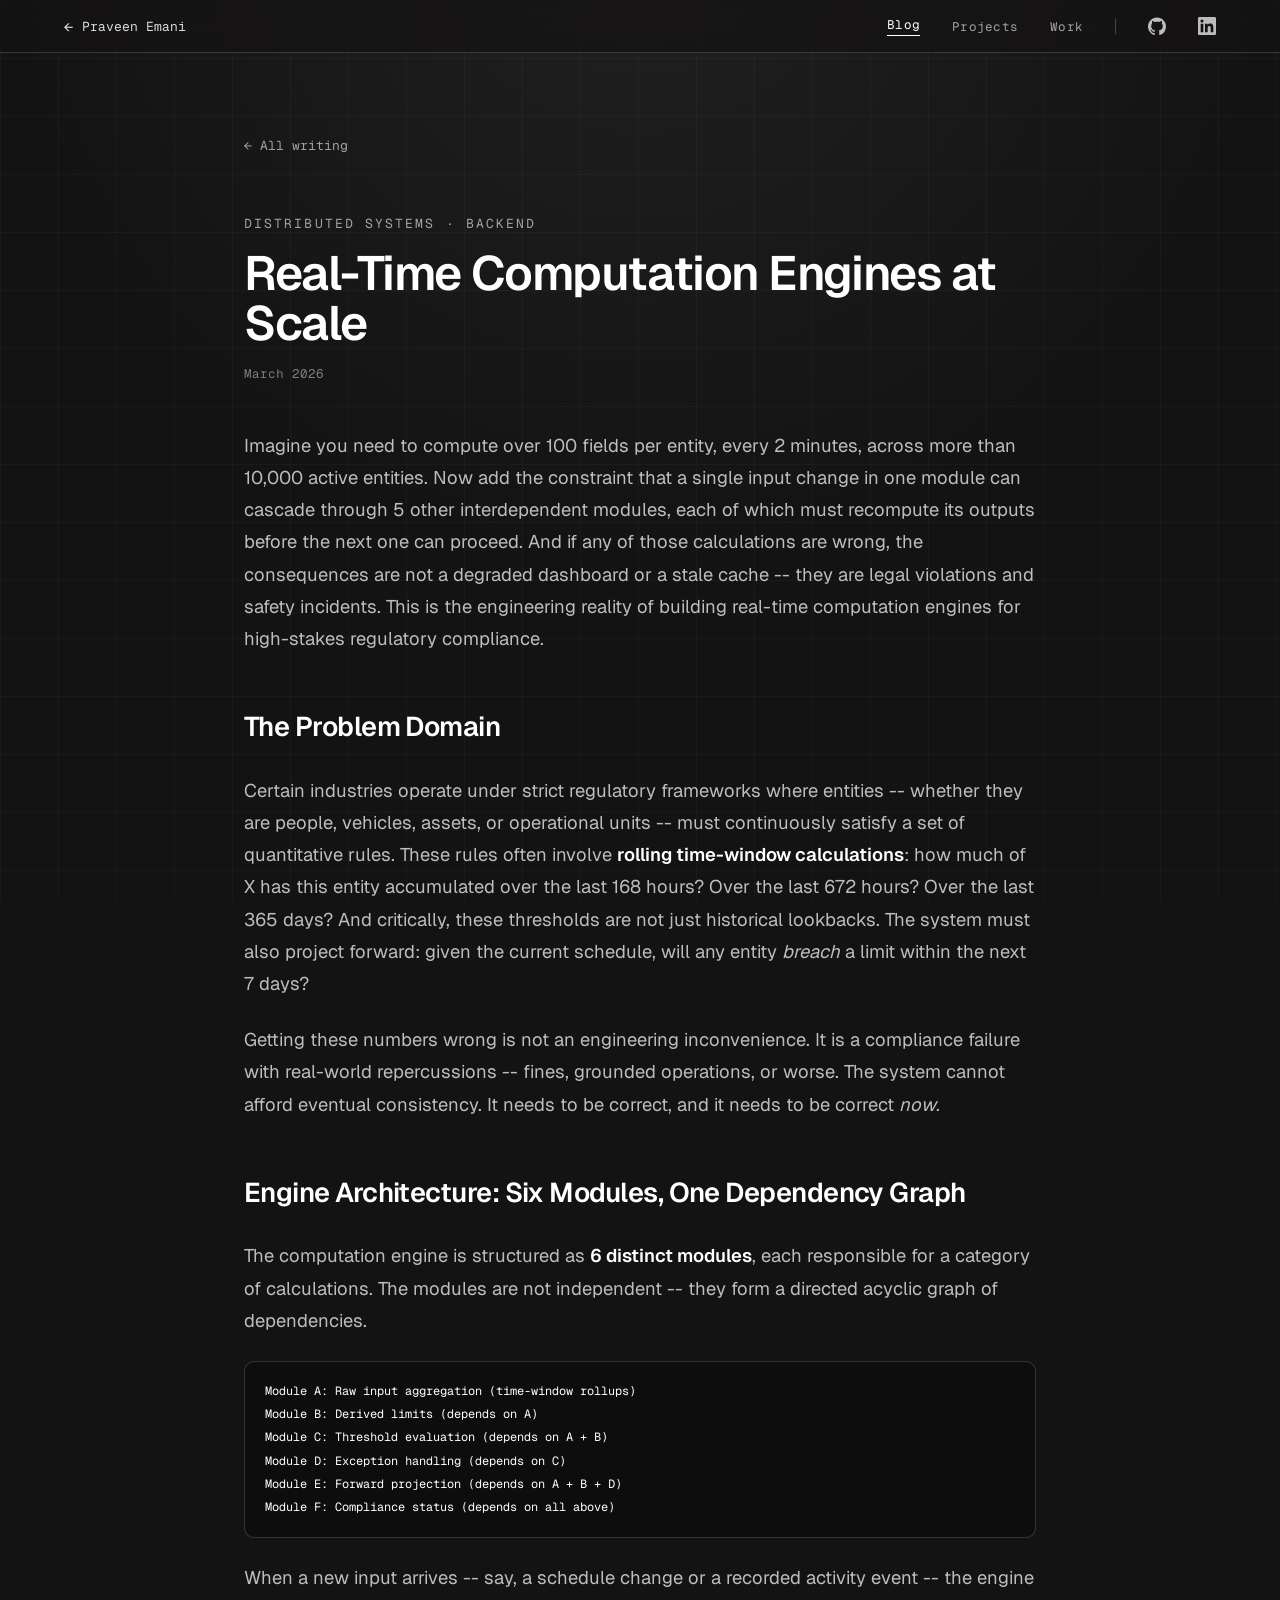
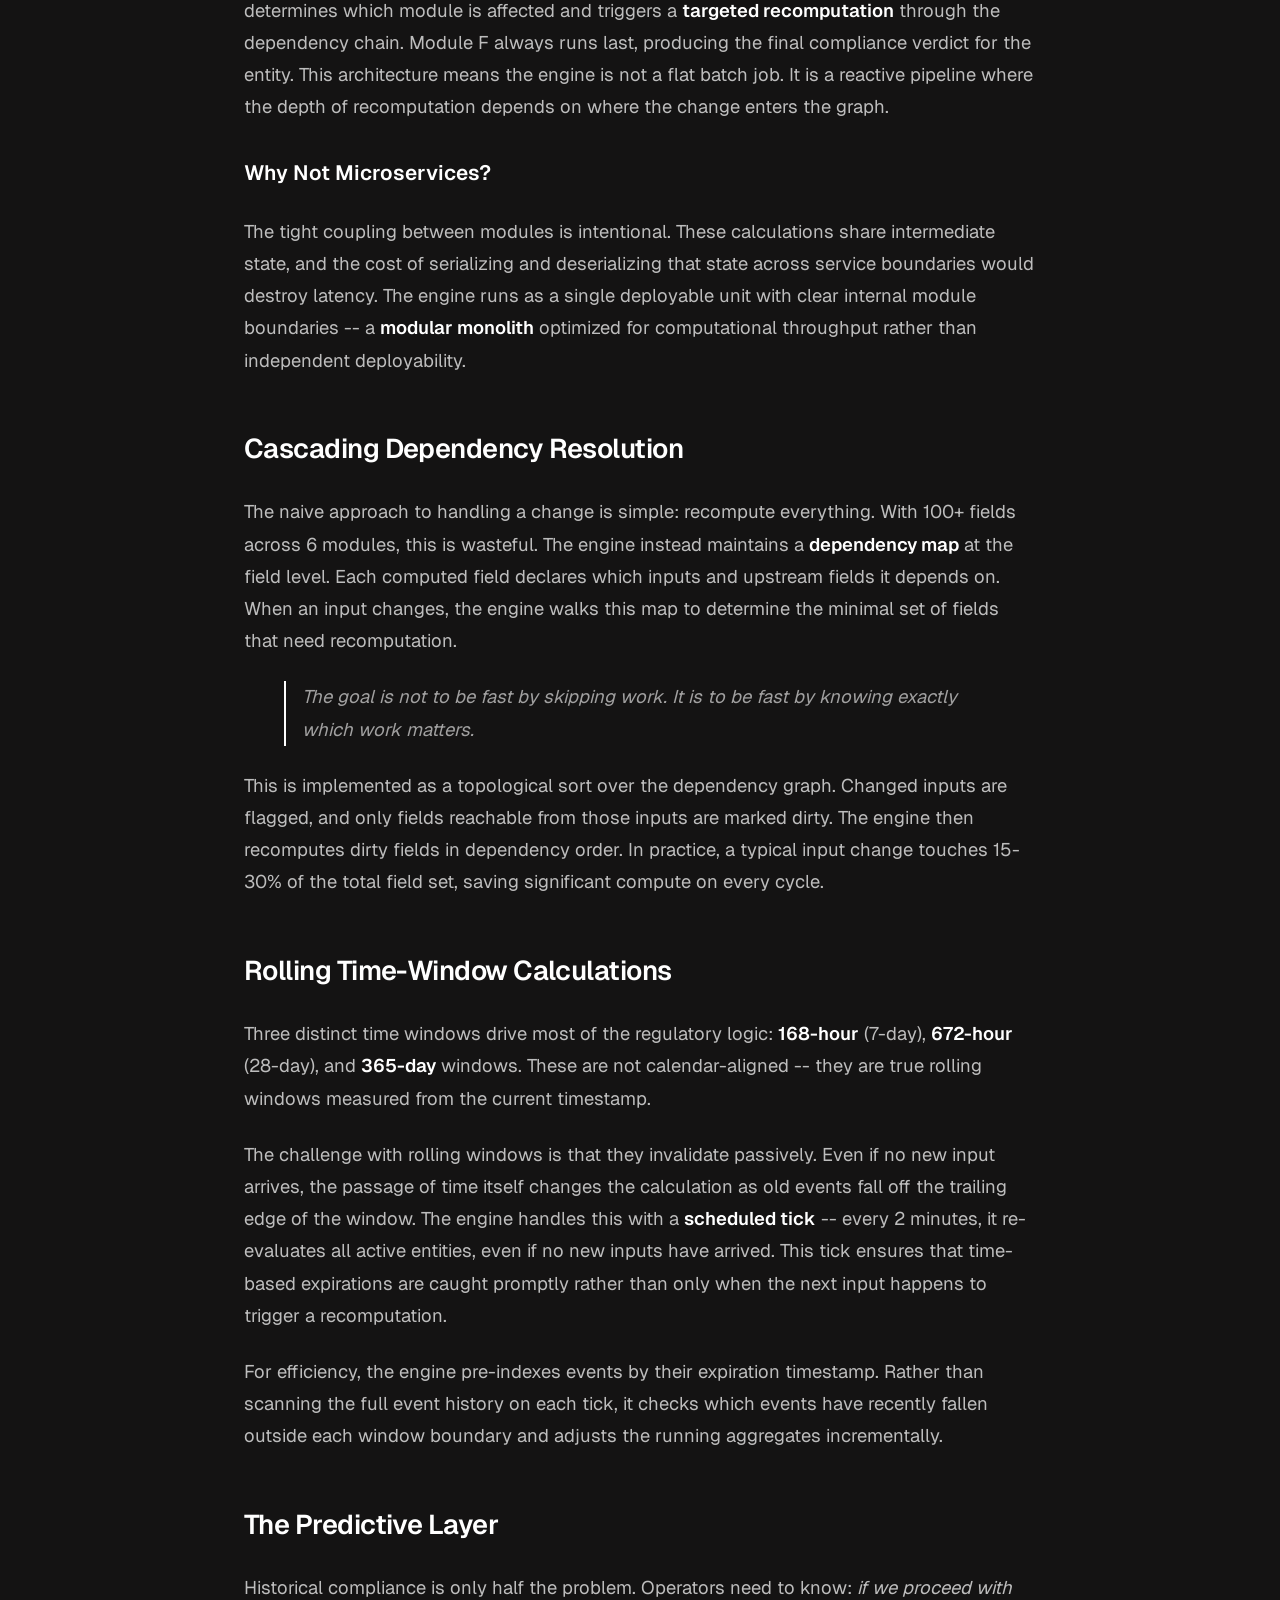
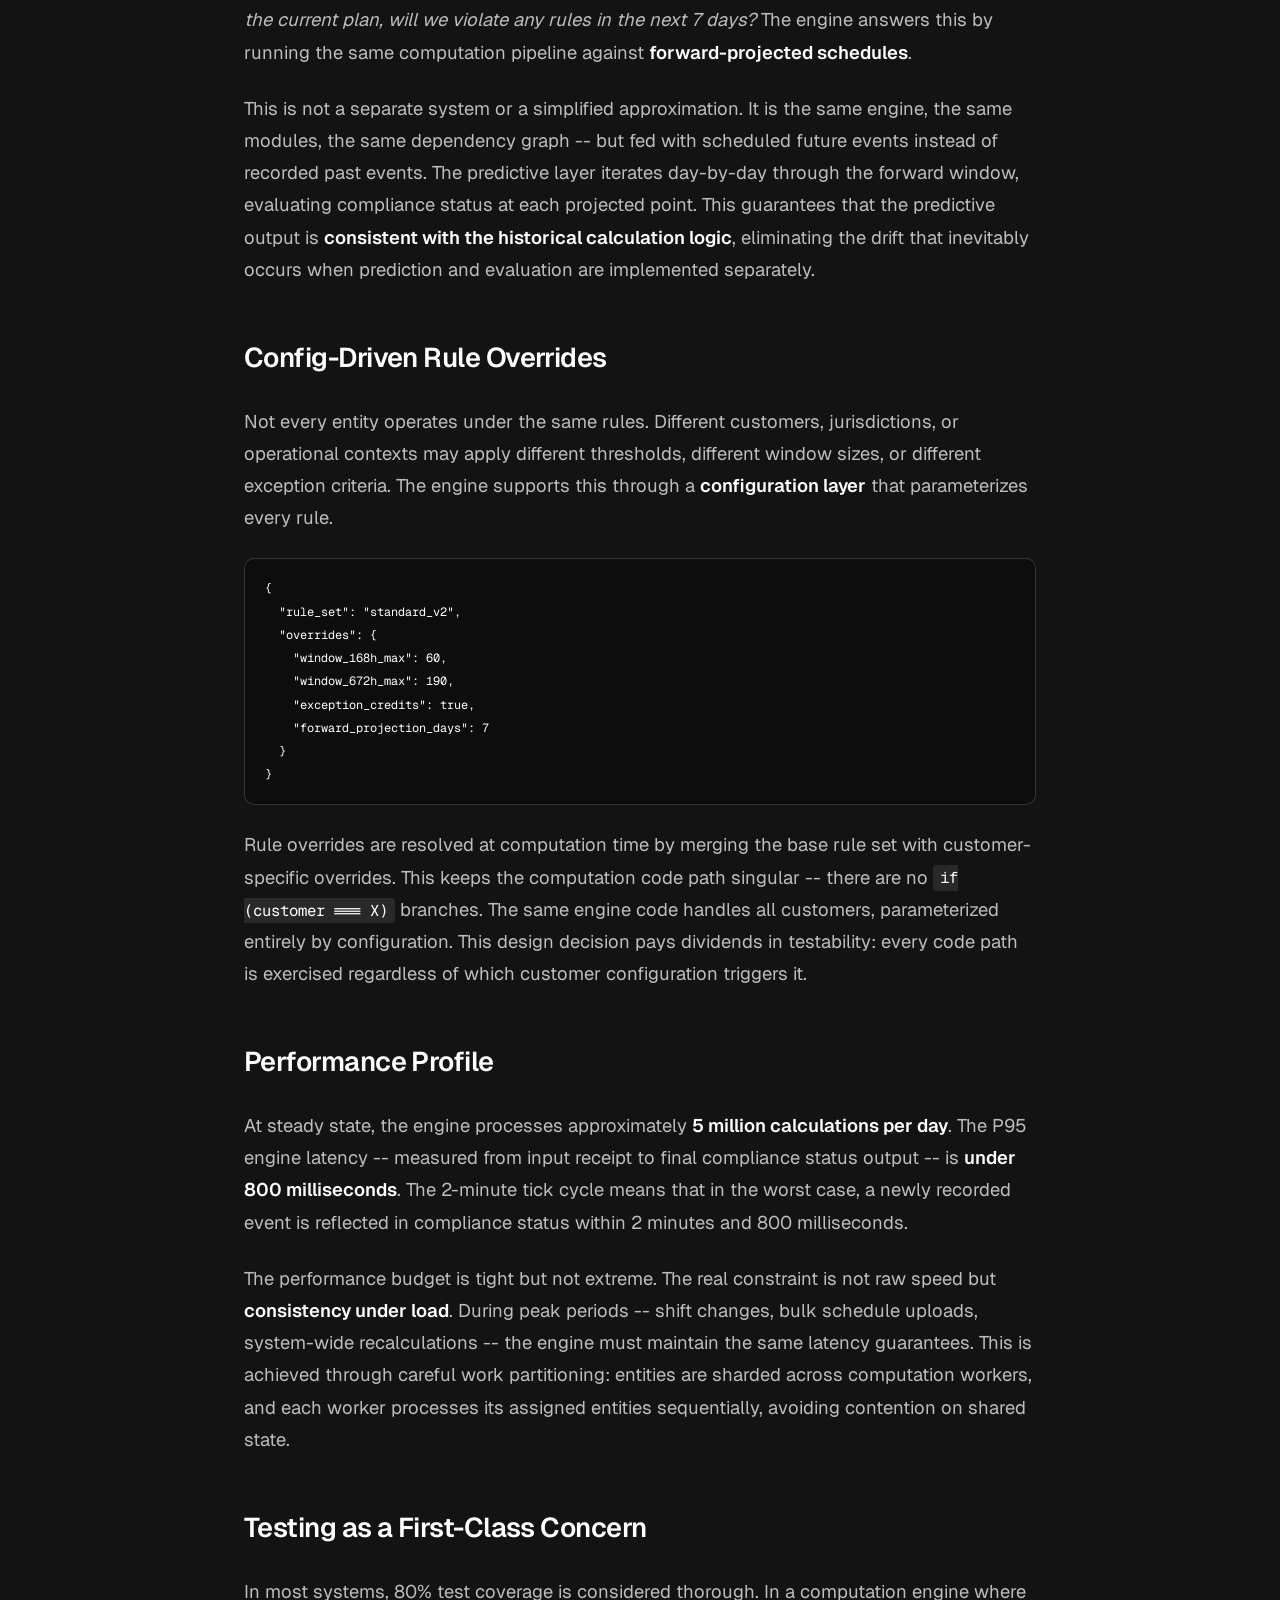
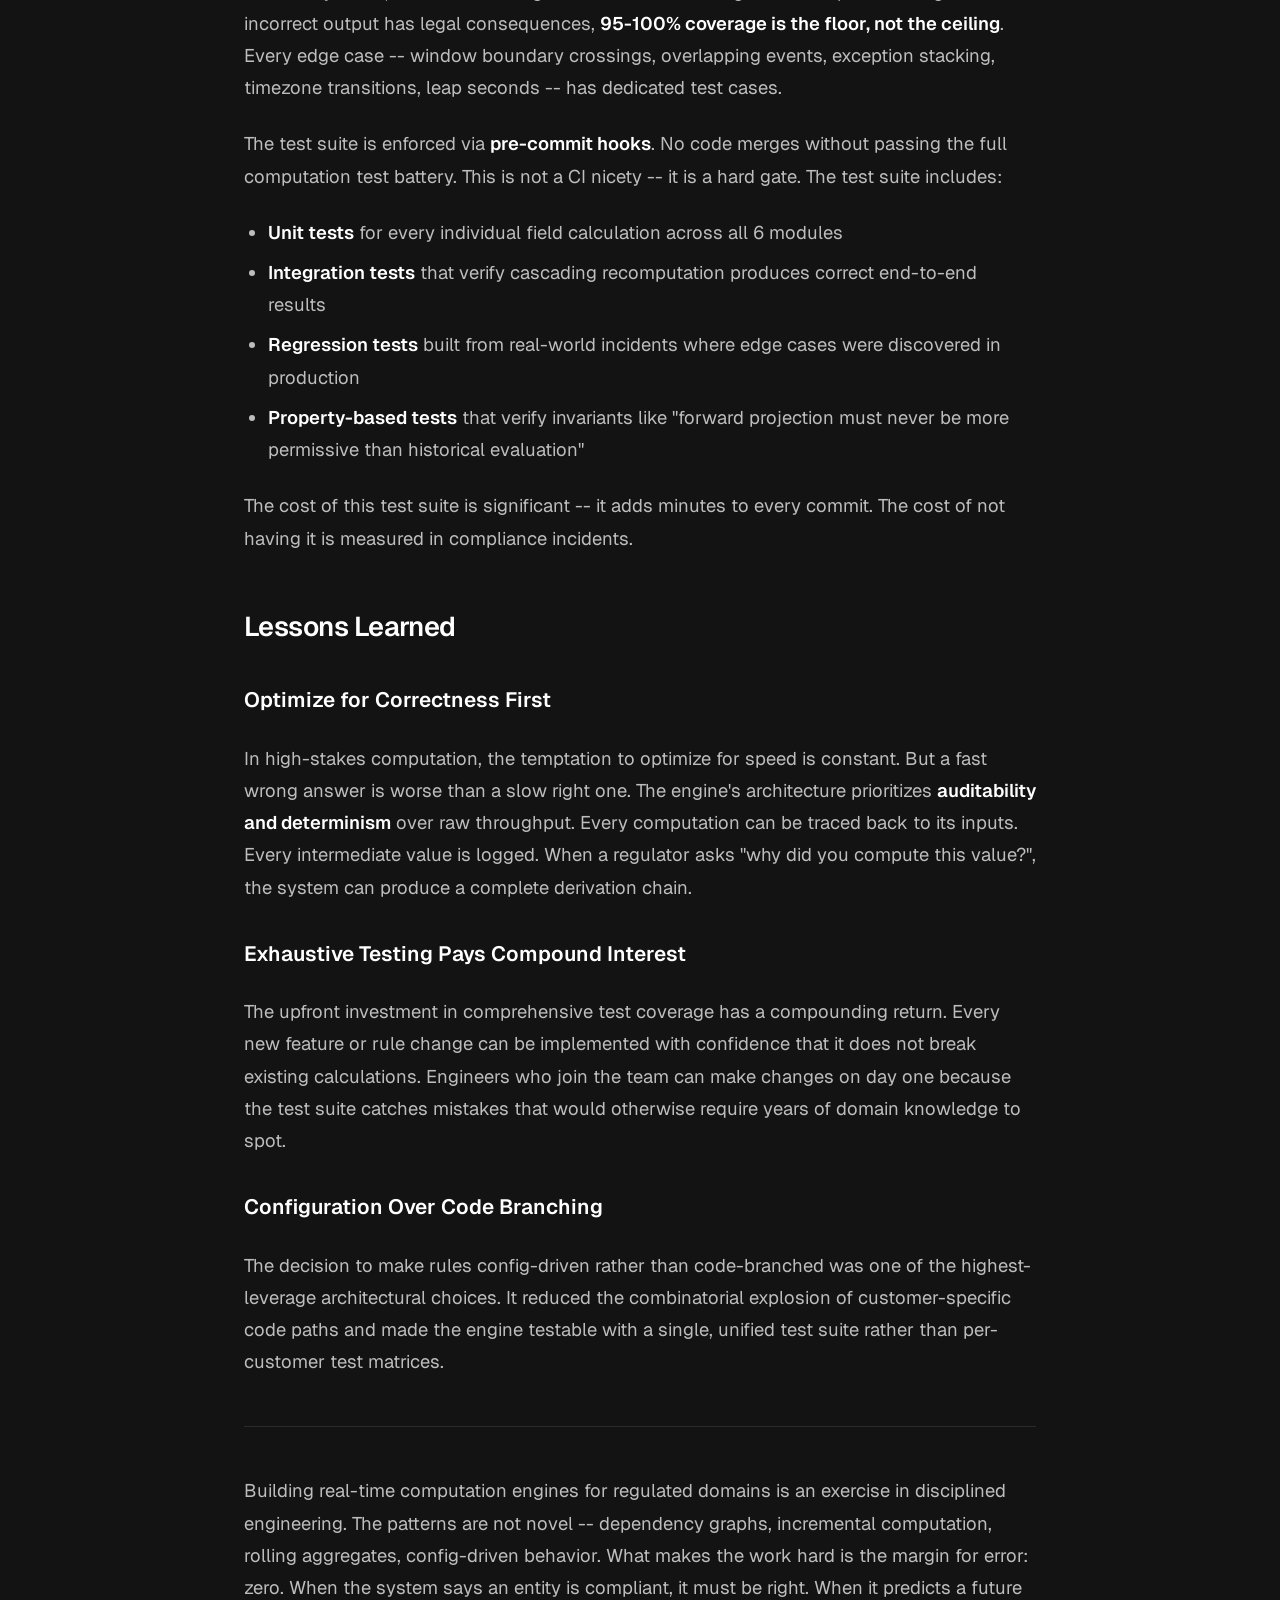
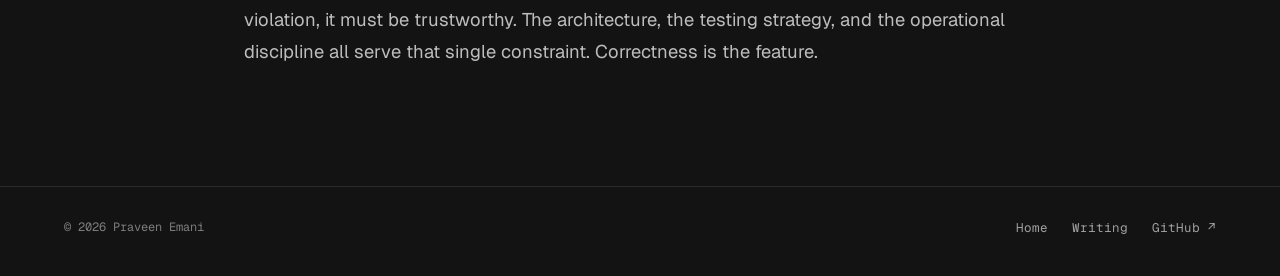
<file: posts/real-time-computation-engines.html>
<!DOCTYPE html>
<html lang="en">
<head>
<meta charset="UTF-8">
<meta name="viewport" content="width=device-width, initial-scale=1.0">
<title>Real-Time Computation Engines at Scale — Praveen Emani</title>
<meta name="description" content="How to build real-time computation engines processing 5M+ calculations daily across cascading dependency graphs with sub-second latency for regulatory compliance.">
<link rel="canonical" href="https://praveenpke.github.io/posts/real-time-computation-engines.html">
<meta property="og:type" content="article">
<meta property="og:url" content="https://praveenpke.github.io/posts/real-time-computation-engines.html">
<meta property="og:title" content="Real-Time Computation Engines at Scale — Praveen Emani">
<meta property="og:description" content="How to build real-time computation engines processing 5M+ calculations daily across cascading dependency graphs with sub-second latency for regulatory compliance.">
<meta property="og:image" content="https://avatars.githubusercontent.com/u/35184782?v=4">
<meta name="twitter:card" content="summary">
<link rel="preconnect" href="https://fonts.googleapis.com">
<link rel="preconnect" href="https://fonts.gstatic.com" crossorigin>
<link href="https://fonts.googleapis.com/css2?family=Geist:wght@300;400;500;600;700&family=Geist+Mono:wght@400;500&display=swap" rel="stylesheet">
<link rel="stylesheet" href="/assets/style.css?v=14">
</head>
<body class="dark">

<a class="skip-link" href="#main">Skip to content</a>

<nav class="nav sticky" aria-label="Primary">
  <a class="nav-back" href="/"><span class="arrow" aria-hidden="true">←</span> Praveen Emani</a>
  <div class="nav-right">
      <a class="nav-link active" href="/blog.html">Blog</a>
      <a class="nav-link" href="/projects.html">Projects</a>
      <a class="nav-link" href="/work.html">Work</a>
      <span class="nav-sep" aria-hidden="true"></span>
    <a class="nav-ic" href="https://github.com/praveenpke" target="_blank" rel="noopener" aria-label="GitHub"><svg width="18" height="18" viewBox="0 0 24 24" fill="currentColor" aria-hidden="true"><path d="M12 .5C5.37.5 0 5.87 0 12.5c0 5.3 3.44 9.8 8.21 11.39.6.11.82-.26.82-.58 0-.29-.01-1.04-.02-2.05-3.34.72-4.04-1.61-4.04-1.61-.55-1.39-1.34-1.76-1.34-1.76-1.09-.75.08-.73.08-.73 1.21.09 1.84 1.24 1.84 1.24 1.07 1.84 2.81 1.31 3.49 1 .11-.78.42-1.31.76-1.61-2.67-.3-5.47-1.34-5.47-5.95 0-1.31.47-2.39 1.24-3.23-.13-.31-.54-1.53.12-3.19 0 0 1.01-.32 3.3 1.23a11.5 11.5 0 0 1 3-.4c1.02 0 2.05.14 3 .4 2.29-1.55 3.3-1.23 3.3-1.23.66 1.66.25 2.88.12 3.19.77.84 1.24 1.92 1.24 3.23 0 4.62-2.81 5.64-5.49 5.94.43.37.81 1.1.81 2.22 0 1.61-.01 2.9-.01 3.29 0 .32.21.7.83.58A12.01 12.01 0 0 0 24 12.5C24 5.87 18.63.5 12 .5z"/></svg></a>
    <a class="nav-ic" href="https://www.linkedin.com/in/praveenkemani/" target="_blank" rel="noopener" aria-label="LinkedIn"><svg width="18" height="18" viewBox="0 0 24 24" fill="currentColor" aria-hidden="true"><path d="M20.45 20.45h-3.56v-5.57c0-1.33-.02-3.04-1.85-3.04-1.85 0-2.13 1.45-2.13 2.94v5.67H9.35V9h3.42v1.56h.05c.48-.9 1.64-1.85 3.37-1.85 3.6 0 4.27 2.37 4.27 5.46v6.28zM5.34 7.43a2.07 2.07 0 1 1 0-4.14 2.07 2.07 0 0 1 0 4.14zM7.12 20.45H3.55V9h3.57v11.45zM22.22 0H1.77C.79 0 0 .77 0 1.73v20.54C0 23.22.79 24 1.77 24h20.45c.98 0 1.78-.78 1.78-1.73V1.73C24 .77 23.2 0 22.22 0z"/></svg></a>
  </div>
</nav>

<main id="main">
  <article class="post">
    <a href="/blog.html" class="post-back">← All writing</a>

    <div class="post-meta">
      <p class="kicker">Distributed Systems · Backend</p>
      <h1>Real-Time Computation Engines at Scale</h1>
      <p class="post-date">March 2026</p>
    </div>

    <div class="post-body">
    <p>Imagine you need to compute over 100 fields per entity, every 2 minutes, across more than 10,000 active entities. Now add the constraint that a single input change in one module can cascade through 5 other interdependent modules, each of which must recompute its outputs before the next one can proceed. And if any of those calculations are wrong, the consequences are not a degraded dashboard or a stale cache -- they are legal violations and safety incidents. This is the engineering reality of building real-time computation engines for high-stakes regulatory compliance.</p>

    <h2>The Problem Domain</h2>
    <p>Certain industries operate under strict regulatory frameworks where entities -- whether they are people, vehicles, assets, or operational units -- must continuously satisfy a set of quantitative rules. These rules often involve <strong>rolling time-window calculations</strong>: how much of X has this entity accumulated over the last 168 hours? Over the last 672 hours? Over the last 365 days? And critically, these thresholds are not just historical lookbacks. The system must also project forward: given the current schedule, will any entity <em>breach</em> a limit within the next 7 days?</p>

    <p>Getting these numbers wrong is not an engineering inconvenience. It is a compliance failure with real-world repercussions -- fines, grounded operations, or worse. The system cannot afford eventual consistency. It needs to be correct, and it needs to be correct <em>now</em>.</p>

    <h2>Engine Architecture: Six Modules, One Dependency Graph</h2>
    <p>The computation engine is structured as <strong>6 distinct modules</strong>, each responsible for a category of calculations. The modules are not independent -- they form a directed acyclic graph of dependencies.</p>

    <pre><code>Module A: Raw input aggregation (time-window rollups)
Module B: Derived limits (depends on A)
Module C: Threshold evaluation (depends on A + B)
Module D: Exception handling (depends on C)
Module E: Forward projection (depends on A + B + D)
Module F: Compliance status (depends on all above)</code></pre>

    <p>When a new input arrives -- say, a schedule change or a recorded activity event -- the engine determines which module is affected and triggers a <strong>targeted recomputation</strong> through the dependency chain. Module F always runs last, producing the final compliance verdict for the entity. This architecture means the engine is not a flat batch job. It is a reactive pipeline where the depth of recomputation depends on where the change enters the graph.</p>

    <h3>Why Not Microservices?</h3>
    <p>The tight coupling between modules is intentional. These calculations share intermediate state, and the cost of serializing and deserializing that state across service boundaries would destroy latency. The engine runs as a single deployable unit with clear internal module boundaries -- a <strong>modular monolith</strong> optimized for computational throughput rather than independent deployability.</p>

    <h2>Cascading Dependency Resolution</h2>
    <p>The naive approach to handling a change is simple: recompute everything. With 100+ fields across 6 modules, this is wasteful. The engine instead maintains a <strong>dependency map</strong> at the field level. Each computed field declares which inputs and upstream fields it depends on. When an input changes, the engine walks this map to determine the minimal set of fields that need recomputation.</p>

    <blockquote>
      <p>The goal is not to be fast by skipping work. It is to be fast by knowing exactly which work matters.</p>
    </blockquote>

    <p>This is implemented as a topological sort over the dependency graph. Changed inputs are flagged, and only fields reachable from those inputs are marked dirty. The engine then recomputes dirty fields in dependency order. In practice, a typical input change touches 15-30% of the total field set, saving significant compute on every cycle.</p>

    <h2>Rolling Time-Window Calculations</h2>
    <p>Three distinct time windows drive most of the regulatory logic: <strong>168-hour</strong> (7-day), <strong>672-hour</strong> (28-day), and <strong>365-day</strong> windows. These are not calendar-aligned -- they are true rolling windows measured from the current timestamp.</p>

    <p>The challenge with rolling windows is that they invalidate passively. Even if no new input arrives, the passage of time itself changes the calculation as old events fall off the trailing edge of the window. The engine handles this with a <strong>scheduled tick</strong> -- every 2 minutes, it re-evaluates all active entities, even if no new inputs have arrived. This tick ensures that time-based expirations are caught promptly rather than only when the next input happens to trigger a recomputation.</p>

    <p>For efficiency, the engine pre-indexes events by their expiration timestamp. Rather than scanning the full event history on each tick, it checks which events have recently fallen outside each window boundary and adjusts the running aggregates incrementally.</p>

    <h2>The Predictive Layer</h2>
    <p>Historical compliance is only half the problem. Operators need to know: <em>if we proceed with the current plan, will we violate any rules in the next 7 days?</em> The engine answers this by running the same computation pipeline against <strong>forward-projected schedules</strong>.</p>

    <p>This is not a separate system or a simplified approximation. It is the same engine, the same modules, the same dependency graph -- but fed with scheduled future events instead of recorded past events. The predictive layer iterates day-by-day through the forward window, evaluating compliance status at each projected point. This guarantees that the predictive output is <strong>consistent with the historical calculation logic</strong>, eliminating the drift that inevitably occurs when prediction and evaluation are implemented separately.</p>

    <h2>Config-Driven Rule Overrides</h2>
    <p>Not every entity operates under the same rules. Different customers, jurisdictions, or operational contexts may apply different thresholds, different window sizes, or different exception criteria. The engine supports this through a <strong>configuration layer</strong> that parameterizes every rule.</p>

    <pre><code>{
  "rule_set": "standard_v2",
  "overrides": {
    "window_168h_max": 60,
    "window_672h_max": 190,
    "exception_credits": true,
    "forward_projection_days": 7
  }
}</code></pre>

    <p>Rule overrides are resolved at computation time by merging the base rule set with customer-specific overrides. This keeps the computation code path singular -- there are no <code>if (customer === X)</code> branches. The same engine code handles all customers, parameterized entirely by configuration. This design decision pays dividends in testability: every code path is exercised regardless of which customer configuration triggers it.</p>

    <h2>Performance Profile</h2>
    <p>At steady state, the engine processes approximately <strong>5 million calculations per day</strong>. The P95 engine latency -- measured from input receipt to final compliance status output -- is <strong>under 800 milliseconds</strong>. The 2-minute tick cycle means that in the worst case, a newly recorded event is reflected in compliance status within 2 minutes and 800 milliseconds.</p>

    <p>The performance budget is tight but not extreme. The real constraint is not raw speed but <strong>consistency under load</strong>. During peak periods -- shift changes, bulk schedule uploads, system-wide recalculations -- the engine must maintain the same latency guarantees. This is achieved through careful work partitioning: entities are sharded across computation workers, and each worker processes its assigned entities sequentially, avoiding contention on shared state.</p>

    <h2>Testing as a First-Class Concern</h2>
    <p>In most systems, 80% test coverage is considered thorough. In a computation engine where incorrect output has legal consequences, <strong>95-100% coverage is the floor, not the ceiling</strong>. Every edge case -- window boundary crossings, overlapping events, exception stacking, timezone transitions, leap seconds -- has dedicated test cases.</p>

    <p>The test suite is enforced via <strong>pre-commit hooks</strong>. No code merges without passing the full computation test battery. This is not a CI nicety -- it is a hard gate. The test suite includes:</p>
    <ul>
      <li><strong>Unit tests</strong> for every individual field calculation across all 6 modules</li>
      <li><strong>Integration tests</strong> that verify cascading recomputation produces correct end-to-end results</li>
      <li><strong>Regression tests</strong> built from real-world incidents where edge cases were discovered in production</li>
      <li><strong>Property-based tests</strong> that verify invariants like "forward projection must never be more permissive than historical evaluation"</li>
    </ul>

    <p>The cost of this test suite is significant -- it adds minutes to every commit. The cost of not having it is measured in compliance incidents.</p>

    <h2>Lessons Learned</h2>

    <h3>Optimize for Correctness First</h3>
    <p>In high-stakes computation, the temptation to optimize for speed is constant. But a fast wrong answer is worse than a slow right one. The engine's architecture prioritizes <strong>auditability and determinism</strong> over raw throughput. Every computation can be traced back to its inputs. Every intermediate value is logged. When a regulator asks "why did you compute this value?", the system can produce a complete derivation chain.</p>

    <h3>Exhaustive Testing Pays Compound Interest</h3>
    <p>The upfront investment in comprehensive test coverage has a compounding return. Every new feature or rule change can be implemented with confidence that it does not break existing calculations. Engineers who join the team can make changes on day one because the test suite catches mistakes that would otherwise require years of domain knowledge to spot.</p>

    <h3>Configuration Over Code Branching</h3>
    <p>The decision to make rules config-driven rather than code-branched was one of the highest-leverage architectural choices. It reduced the combinatorial explosion of customer-specific code paths and made the engine testable with a single, unified test suite rather than per-customer test matrices.</p>

    <hr>

    <p>Building real-time computation engines for regulated domains is an exercise in disciplined engineering. The patterns are not novel -- dependency graphs, incremental computation, rolling aggregates, config-driven behavior. What makes the work hard is the margin for error: zero. When the system says an entity is compliant, it must be right. When it predicts a future violation, it must be trustworthy. The architecture, the testing strategy, and the operational discipline all serve that single constraint. Correctness is the feature.</p>
    </div>
  </article>
</main>

<div class="foot">
  <span class="mono">© 2026 Praveen Emani</span>
  <div class="links">
    <a href="/">Home</a>
    <a href="/blog.html">Writing</a>
    <a href="https://github.com/praveenpke" target="_blank" rel="noopener">GitHub ↗</a>
  </div>
</div>

<script defer src="/assets/main.js?v=14"></script>
</body>
</html>
</file>
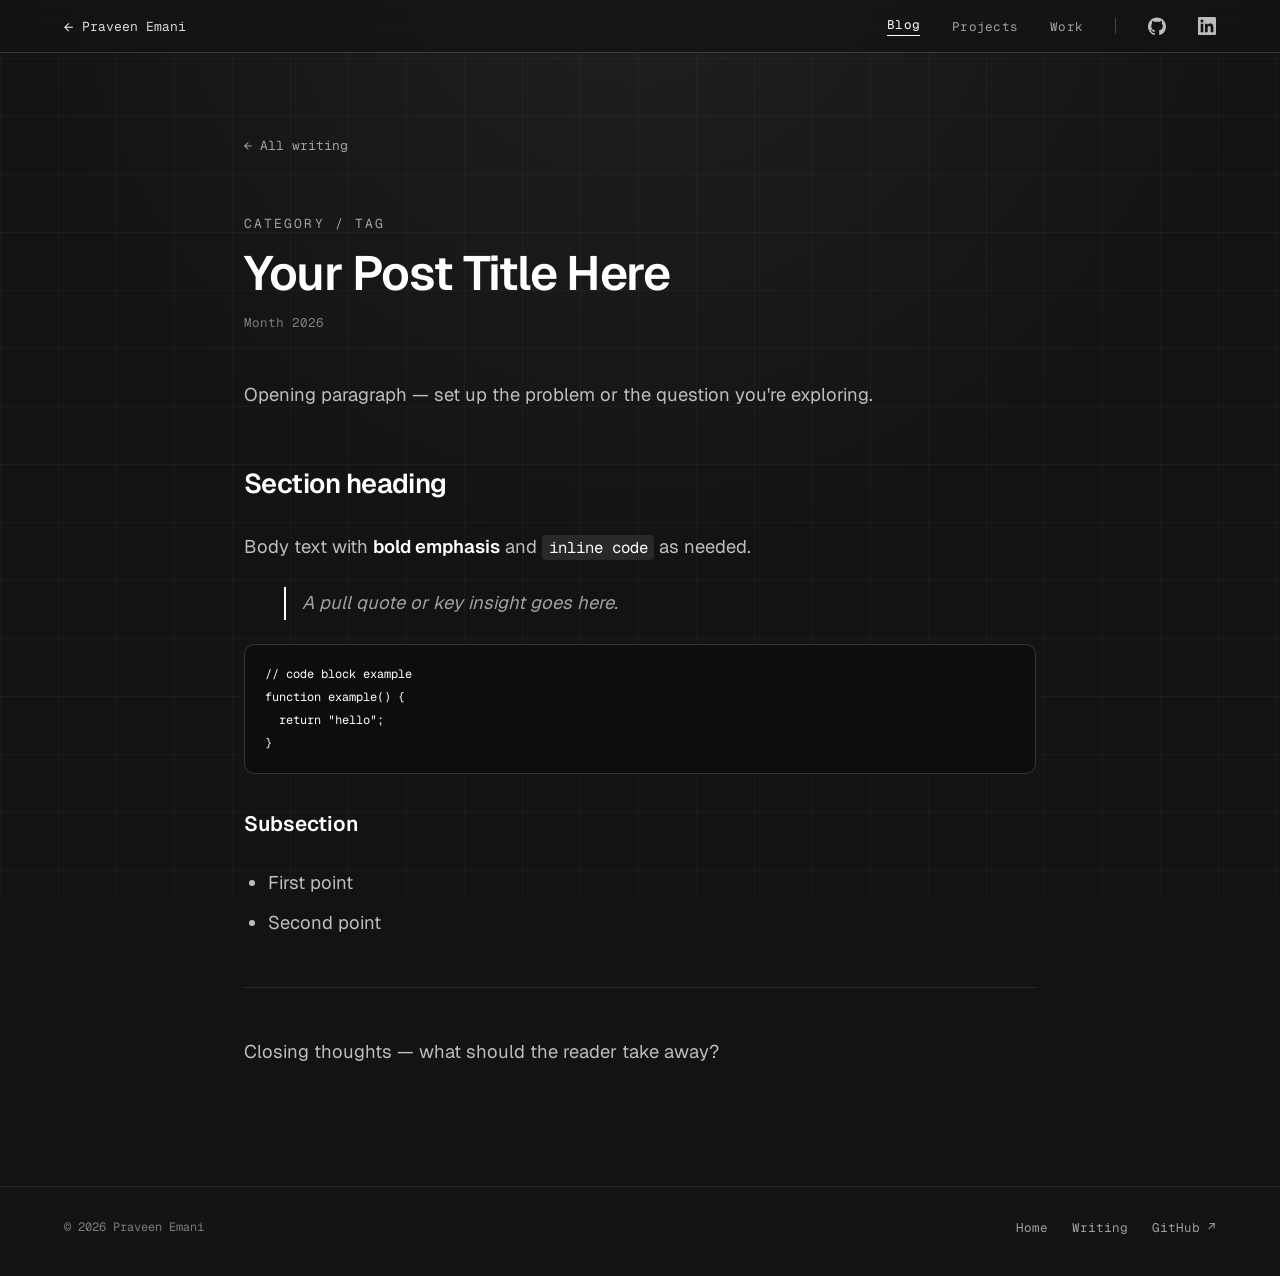
<file: posts/template.html>
<!DOCTYPE html>
<html lang="en">
<head>
<meta charset="UTF-8">
<meta name="viewport" content="width=device-width, initial-scale=1.0">
<title>Post Title — Praveen Emani</title>
<meta name="description" content="Post description here.">
<link rel="canonical" href="https://praveenpke.github.io/posts/template.html">
<meta property="og:type" content="article">
<meta property="og:title" content="Post Title — Praveen Emani">
<meta property="og:description" content="Post description here.">
<meta property="og:image" content="https://avatars.githubusercontent.com/u/35184782?v=4">
<meta name="twitter:card" content="summary">
<link rel="preconnect" href="https://fonts.googleapis.com">
<link rel="preconnect" href="https://fonts.gstatic.com" crossorigin>
<link href="https://fonts.googleapis.com/css2?family=Geist:wght@300;400;500;600;700&family=Geist+Mono:wght@400;500&display=swap" rel="stylesheet">
<link rel="stylesheet" href="/assets/style.css?v=14">
</head>
<body class="dark">

<a class="skip-link" href="#main">Skip to content</a>

<nav class="nav sticky" aria-label="Primary">
  <a class="nav-back" href="/"><span class="arrow" aria-hidden="true">←</span> Praveen Emani</a>
  <div class="nav-right">
      <a class="nav-link active" href="/blog.html">Blog</a>
      <a class="nav-link" href="/projects.html">Projects</a>
      <a class="nav-link" href="/work.html">Work</a>
      <span class="nav-sep" aria-hidden="true"></span>
    <a class="nav-ic" href="https://github.com/praveenpke" target="_blank" rel="noopener" aria-label="GitHub"><svg width="18" height="18" viewBox="0 0 24 24" fill="currentColor" aria-hidden="true"><path d="M12 .5C5.37.5 0 5.87 0 12.5c0 5.3 3.44 9.8 8.21 11.39.6.11.82-.26.82-.58 0-.29-.01-1.04-.02-2.05-3.34.72-4.04-1.61-4.04-1.61-.55-1.39-1.34-1.76-1.34-1.76-1.09-.75.08-.73.08-.73 1.21.09 1.84 1.24 1.84 1.24 1.07 1.84 2.81 1.31 3.49 1 .11-.78.42-1.31.76-1.61-2.67-.3-5.47-1.34-5.47-5.95 0-1.31.47-2.39 1.24-3.23-.13-.31-.54-1.53.12-3.19 0 0 1.01-.32 3.3 1.23a11.5 11.5 0 0 1 3-.4c1.02 0 2.05.14 3 .4 2.29-1.55 3.3-1.23 3.3-1.23.66 1.66.25 2.88.12 3.19.77.84 1.24 1.92 1.24 3.23 0 4.62-2.81 5.64-5.49 5.94.43.37.81 1.1.81 2.22 0 1.61-.01 2.9-.01 3.29 0 .32.21.7.83.58A12.01 12.01 0 0 0 24 12.5C24 5.87 18.63.5 12 .5z"/></svg></a>
    <a class="nav-ic" href="https://www.linkedin.com/in/praveenkemani/" target="_blank" rel="noopener" aria-label="LinkedIn"><svg width="18" height="18" viewBox="0 0 24 24" fill="currentColor" aria-hidden="true"><path d="M20.45 20.45h-3.56v-5.57c0-1.33-.02-3.04-1.85-3.04-1.85 0-2.13 1.45-2.13 2.94v5.67H9.35V9h3.42v1.56h.05c.48-.9 1.64-1.85 3.37-1.85 3.6 0 4.27 2.37 4.27 5.46v6.28zM5.34 7.43a2.07 2.07 0 1 1 0-4.14 2.07 2.07 0 0 1 0 4.14zM7.12 20.45H3.55V9h3.57v11.45zM22.22 0H1.77C.79 0 0 .77 0 1.73v20.54C0 23.22.79 24 1.77 24h20.45c.98 0 1.78-.78 1.78-1.73V1.73C24 .77 23.2 0 22.22 0z"/></svg></a>
  </div>
</nav>

<main id="main">
  <article class="post">
    <a href="/blog.html" class="post-back">← All writing</a>

    <div class="post-meta">
      <p class="kicker">Category / Tag</p>
      <h1>Your Post Title Here</h1>
      <p class="post-date">Month 2026</p>
    </div>

    <div class="post-body">
      <p>Opening paragraph — set up the problem or the question you're exploring.</p>

      <h2>Section heading</h2>
      <p>Body text with <strong>bold emphasis</strong> and <code>inline code</code> as needed.</p>

      <blockquote><p>A pull quote or key insight goes here.</p></blockquote>

      <pre><code>// code block example
function example() {
  return "hello";
}</code></pre>

      <h3>Subsection</h3>
      <ul>
        <li>First point</li>
        <li>Second point</li>
      </ul>

      <hr>

      <p>Closing thoughts — what should the reader take away?</p>
    </div>
  </article>
</main>

<div class="foot">
  <span class="mono">© 2026 Praveen Emani</span>
  <div class="links">
    <a href="/">Home</a>
    <a href="/blog.html">Writing</a>
    <a href="https://github.com/praveenpke" target="_blank" rel="noopener">GitHub ↗</a>
  </div>
</div>

<script defer src="/assets/main.js?v=14"></script>
</body>
</html>
</file>
<file: assets/style.css>
/* ============================================================
   Praveen Emani — portfolio (from Claude Design handoff)
   Black/white · Geist · multi-page · dark
   ============================================================ */

*, *::before, *::after { box-sizing: border-box; }

:root {
  --sans: "Geist", "Helvetica Neue", Helvetica, Arial, sans-serif;
  --mono: "Geist Mono", ui-monospace, "SF Mono", Menlo, Consolas, monospace;
  --maxw: 1360px;
  --ease: cubic-bezier(.16, 1, .3, 1);
}

/* ---- themes (dark is the site default; light kept for flexibility) ---- */
body.dark, body.light {
  --bg: #141313;
  --fg: #ffffff;
  --muted: rgba(255,255,255,.72);
  --soft: rgba(255,255,255,.6);
  --dim: rgba(255,255,255,.45);
  --faint: rgba(255,255,255,.4);
  --line: rgba(255,255,255,.10);
  --line-2: rgba(255,255,255,.16);
  --line-strong: rgba(255,255,255,.34);
  --card: #2a2829;
  --card-hover: #312f30;
  --code-bg: #2a2829;
  --accent: #ffffff;
  --nav-bg: rgba(20,19,19,.72);
  --sel-bg: #ffffff; --sel-fg: #141313;
}

body {
  margin: 0;
  background-color: var(--bg);
  background-image:
    radial-gradient(circle at 50% -8%, rgba(255,255,255,.06), transparent 55%),
    linear-gradient(rgba(255,255,255,.03) 1px, transparent 1px),
    linear-gradient(90deg, rgba(255,255,255,.03) 1px, transparent 1px);
  background-size: auto, 58px 58px, 58px 58px;
  background-repeat: no-repeat, repeat, repeat;
  background-attachment: fixed;
  color: var(--fg);
  font-family: var(--sans);
  -webkit-font-smoothing: antialiased;
  text-rendering: optimizeLegibility;
  overflow-x: hidden;
}
html { overflow-x: hidden; }
::selection { background: var(--sel-bg); color: var(--sel-fg); }
a { color: inherit; }
img { display: block; max-width: 100%; }

:focus-visible { outline: 2px solid var(--accent); outline-offset: 3px; border-radius: 2px; }
.skip-link { position: absolute; left: -999px; top: 0; z-index: 999; background: var(--fg); color: var(--bg); padding: 8px 16px; font-family: var(--mono); font-size: 13px; text-decoration: none; }
.skip-link:focus { left: 16px; top: 8px; }

@keyframes pulsering { 0% { transform: scale(1); opacity: .55; } 70%, 100% { transform: scale(2.6); opacity: 0; } }

/* ---- reveal ---- */
.reveal { opacity: 0; transform: translateY(24px); transition: opacity .7s var(--ease), transform .7s var(--ease); }
.reveal.in { opacity: 1; transform: none; }

/* landing intro animation (only when JS adds .anim, i.e. motion allowed) */
.anim .hero-avatar,
.anim .hero .kicker,
.anim .hero h1,
.anim .hero .availability,
.anim .hero .cta-row,
.anim .hero .stat-row { opacity: 0; transform: translateY(10px); }
.anim .hero .lead { visibility: hidden; }
.hero .lead .cursor { display: inline-block; width: .5ch; height: 1.05em; background: var(--accent); margin-left: 3px; transform: translateY(3px); animation: blink 1.05s steps(1) infinite; }
@keyframes blink { 50% { opacity: 0; } }

/* grid rover */
.rover-layer { position: absolute; inset: 0; z-index: 0; pointer-events: none; overflow: hidden; }
.rover-canvas { position: absolute; inset: 0; width: 100%; height: 100%; }
.rover { position: absolute; top: 0; left: 0; width: 30px; height: 30px; margin: -15px 0 0 -15px; color: #ff4d3d; filter: drop-shadow(0 0 8px rgba(255,77,61,.6)); }
.rover svg { width: 100%; height: 100%; display: block; }
.avail-rot { display: inline-block; position: relative; padding-right: 8px; }
.avail-rot::after { content: ""; position: absolute; right: 0; top: 2px; bottom: 2px; width: 1.5px; background: var(--accent); animation: blink 1.05s steps(1) infinite; }
.landing .nav, .landing .hero { position: relative; z-index: 2; }
@media (prefers-reduced-motion: reduce) { .rover-layer { display: none; } }
@media (prefers-reduced-motion: reduce) {
  .reveal { opacity: 1 !important; transform: none !important; transition: none; }
  * { animation: none !important; }
  html { scroll-behavior: auto; }
}

/* ============================================================
   NAV
   ============================================================ */
.nav {
  display: flex; align-items: center; justify-content: space-between; gap: 16px;
  padding: 16px clamp(20px, 5vw, 64px);
}
.nav.sticky {
  position: sticky; top: 0; z-index: 100;
  background: var(--nav-bg);
  -webkit-backdrop-filter: saturate(180%) blur(14px); backdrop-filter: saturate(180%) blur(14px);
  border-bottom: 1px solid var(--line-2);
}
.nav-back { display: inline-flex; align-items: center; gap: 9px; font-family: var(--mono); font-size: 13px; color: var(--fg); text-decoration: none; opacity: .85; transition: opacity .25s ease; }
.nav-back:hover { opacity: 1; }
.nav-back .arrow { font-size: 15px; }
.nav-right { display: flex; align-items: center; gap: clamp(14px, 2.6vw, 32px); }
.nav-link { font-family: var(--mono); font-size: 12.5px; letter-spacing: .02em; color: var(--fg); text-decoration: none; opacity: .6; transition: opacity .25s ease; }
.nav-link:hover { opacity: 1; }
.nav-link.active { opacity: 1; border-bottom: 1px solid var(--fg); padding-bottom: 2px; }
.nav-sep { width: 1px; height: 16px; background: var(--fg); opacity: .22; }
.nav-ic { display: inline-flex; color: var(--fg); opacity: .72; transition: opacity .25s ease; }
.nav-ic:hover { opacity: 1; }

/* ============================================================
   LANDING (no-scroll)
   ============================================================ */
.landing {
  position: relative; height: 100svh; display: flex; flex-direction: column; overflow: hidden;
  color: #fff;
}
.landing .nav { flex-shrink: 0; justify-content: flex-end; padding: 22px clamp(20px,5vw,64px); }

.hero {
  flex: 1; min-height: 0; display: flex; flex-direction: column; justify-content: center;
  padding: 0 clamp(20px,5vw,64px) clamp(20px,4vh,40px);
  max-width: 780px; width: 100%; margin: 0 auto;
}
.hero-avatar {
  width: 78px; height: 78px; border-radius: 50%; object-fit: cover;
  border: 1px solid rgba(255,255,255,.20); box-shadow: 0 0 0 5px rgba(255,255,255,.03);
  margin-bottom: 28px;
}
.kicker { display: flex; align-items: center; gap: 12px; font-family: var(--mono); font-size: clamp(11px,1.3vw,13px); letter-spacing: .16em; text-transform: uppercase; color: var(--soft); margin-bottom: 22px; }
.kicker .mk { color: var(--accent); }
.hero h1 { margin: 0; font-size: clamp(2.4rem, 6vw, 4.6rem); line-height: .98; letter-spacing: -.04em; font-weight: 600; }
.hero h1 .dot { color: var(--accent); }
.hero .lead { margin: 24px 0 0; max-width: 560px; font-size: clamp(1rem,1.6vw,1.25rem); line-height: 1.5; color: rgba(255,255,255,.72); font-weight: 300; }
.hero .lead b { color: #fff; font-weight: 500; }

.availability { display: inline-flex; align-items: center; gap: 10px; margin-top: 26px; padding: 9px 16px 9px 14px; border: 1px solid var(--line-2); border-radius: 999px; font-family: var(--mono); font-size: 12.5px; letter-spacing: .03em; color: rgba(255,255,255,.8); }
.availability .ring { position: relative; display: inline-flex; width: 8px; height: 8px; }
.availability .ring::before { content: ""; position: absolute; inset: 0; border-radius: 999px; background: #46d27e; animation: pulsering 2.4s ease-out infinite; }
.availability .ring::after { content: ""; position: relative; width: 8px; height: 8px; border-radius: 999px; background: #46d27e; }

.cta-row { display: flex; flex-wrap: wrap; gap: 14px; margin-top: 32px; }
.btn { display: inline-flex; align-items: center; gap: 9px; padding: 14px 26px; border-radius: 999px; font-size: 14.5px; text-decoration: none; white-space: nowrap; }
.btn-primary { background: #fff; color: #0a0a0a; font-weight: 500; transition: transform .3s var(--ease), box-shadow .3s ease; }
.btn-primary:hover { transform: translateY(-2px); box-shadow: 0 12px 30px rgba(255,255,255,.18); }
.btn-ghost { color: #fff; border: 1px solid rgba(255,255,255,.22); font-weight: 400; transition: background .3s ease, border-color .3s ease; }
.btn-ghost:hover { background: rgba(255,255,255,.07); border-color: rgba(255,255,255,.4); }

.stat-row { display: flex; flex-wrap: wrap; gap: clamp(16px,3vw,36px); margin-top: clamp(26px,5vh,48px); font-family: var(--mono); font-size: 11.5px; letter-spacing: .04em; color: rgba(255,255,255,.4); }

/* ============================================================
   INNER PAGE SHELL
   ============================================================ */
.page { position: relative; display: flex; flex-direction: column; width: 100%; min-height: 100svh; overflow-x: hidden; }

.section { max-width: var(--maxw); margin: 0 auto; padding: 0 clamp(20px,5vw,64px) clamp(80px,12vh,160px); }
.eyebrow { font-family: var(--mono); font-size: 12.5px; letter-spacing: .16em; text-transform: uppercase; color: var(--dim); }
.eyebrow .mk { color: var(--accent); }

/* ---- project cards ---- */
.card-grid { display: grid; grid-template-columns: repeat(auto-fit, minmax(300px,1fr)); gap: 18px; }
.proj-card { display: flex; flex-direction: column; text-decoration: none; color: inherit; background: var(--card); border: 1px solid var(--line); border-radius: 16px; padding: 30px; transition: transform .35s var(--ease), border-color .35s ease, background .35s ease; }
.proj-card:hover { transform: translateY(-4px); border-color: var(--line-strong); background: var(--card-hover); }
.proj-top { display: flex; align-items: center; justify-content: space-between; margin-bottom: 18px; }
.proj-top .tag { font-family: var(--mono); font-size: 11.5px; letter-spacing: .06em; color: var(--faint); }
.proj-top .arr { font-size: 18px; color: var(--dim); }
.proj-card h3 { margin: 0 0 10px; font-size: 1.3rem; font-weight: 600; letter-spacing: -.01em; }
.proj-card p { margin: 0 0 22px; font-size: 14.5px; line-height: 1.55; color: var(--soft); }
.chips { margin-top: auto; display: flex; flex-wrap: wrap; gap: 8px; }
.chips span { font-family: var(--mono); font-size: 11.5px; color: var(--muted); border: 1px solid var(--line-2); border-radius: 999px; padding: 5px 11px; }

/* ---- writing cards ---- */
.write-grid { display: grid; grid-template-columns: repeat(auto-fit, minmax(280px,1fr)); gap: 18px; }
.write-card { display: flex; flex-direction: column; text-decoration: none; color: inherit; background: var(--card); border: 1px solid var(--line); border-radius: 16px; padding: 30px; min-height: 230px; transition: transform .35s var(--ease), border-color .35s ease, box-shadow .35s ease; }
.write-card:hover { transform: translateY(-4px); border-color: var(--line-strong); box-shadow: 0 16px 40px rgba(0,0,0,.4); }
.write-card .topic { font-family: var(--mono); font-size: 11.5px; letter-spacing: .07em; text-transform: uppercase; color: var(--dim); }
.write-card h3 { margin: 16px 0 0; font-size: 1.3rem; line-height: 1.3; font-weight: 600; letter-spacing: -.015em; text-wrap: balance; }
.write-card .read { margin-top: auto; padding-top: 24px; font-family: var(--mono); font-size: 12.5px; color: var(--accent); }

/* ============================================================
   WORK — split layout: experience timeline + sticky aside
   ============================================================ */
.work-layout {
  max-width: 1640px; margin: 0 auto;
  padding: clamp(48px,8vh,88px) clamp(20px,3vw,44px) clamp(48px,8vh,90px);
  display: grid; grid-template-columns: minmax(0,1.45fr) minmax(0,0.95fr) minmax(0,0.95fr);
  gap: clamp(24px,2.4vw,44px); align-items: start;
}
.work-main { min-width: 0; }
.col-head { margin-bottom: clamp(24px,4vh,40px); }
.col-head .eyebrow { margin: 0; }

/* timeline */
.tl { position: relative; padding-left: 30px; }
.tl::before { content: ""; position: absolute; left: 5px; top: 7px; bottom: 7px; width: 1px; background: var(--line); }
.tl-item { position: relative; padding-bottom: clamp(36px,6vh,64px); }
.tl-item:last-child { padding-bottom: 0; }
.tl-item::before { content: ""; position: absolute; left: -30px; top: 6px; width: 11px; height: 11px; border-radius: 50%; background: var(--bg); border: 1.5px solid var(--fg); }
.tl-item:first-child::before { background: var(--fg); }
.tl-item .when { font-family: var(--mono); font-size: 12.5px; color: var(--dim); letter-spacing: .02em; }
.tl-item h3 { margin: 9px 0 0; font-size: clamp(1.25rem,2.2vw,1.7rem); font-weight: 600; letter-spacing: -.02em; }
.tl-item h3 .role { color: var(--dim); font-weight: 400; }
.tl-item .org { font-size: 14.5px; color: var(--soft); margin-top: 4px; }
.tl-item ul { margin: 18px 0 0; padding: 0; list-style: none; display: flex; flex-direction: column; gap: 12px; }
.tl-item li { position: relative; padding-left: 20px; font-size: 15px; line-height: 1.55; color: var(--fg); overflow-wrap: anywhere; }
.tl-item li::before { content: ""; position: absolute; left: 0; top: .58em; width: 5px; height: 5px; border-radius: 1px; background: var(--accent); }
.tl-item li strong { font-weight: 600; }

/* writing — timeline list view */
.tl.writing { max-width: 820px; }
.tl-item h3 a { color: var(--fg); transition: opacity .2s ease; }
.tl-item h3 a:hover { opacity: .66; }
.tl-item .wexcerpt { margin-top: 9px; font-size: 15px; line-height: 1.55; color: var(--soft); max-width: 640px; }
.tl-item .wread { display: inline-block; margin-top: 13px; font-family: var(--mono); font-size: 12.5px; color: var(--accent); transition: opacity .2s ease; }
.tl-item .wread:hover { opacity: .72; }

/* skill / credential panels (grid columns beside the timeline) */
.panel { border: 1px solid var(--line); border-radius: 16px; padding: clamp(18px,1.8vw,24px); background: var(--card); }
.panel-title { display: flex; align-items: center; gap: 9px; font-family: var(--mono); font-size: 11.5px; letter-spacing: .14em; text-transform: uppercase; color: var(--dim); margin-bottom: 6px; }
.panel-title .mk { color: var(--accent); }
.frow { display: flex; gap: 13px; padding: 16px 0; border-top: 1px solid var(--line); }
.frow .ic { flex: 0 0 auto; width: 19px; height: 19px; color: var(--fg); margin-top: 1px; }
.frow .ic svg { width: 19px; height: 19px; display: block; }
.frow .body { min-width: 0; flex: 1; }
.frow .label { font-family: var(--mono); font-size: 10.5px; letter-spacing: .08em; text-transform: uppercase; color: var(--dim); margin-bottom: 9px; }
.taglist { display: flex; flex-wrap: wrap; gap: 6px; }
.taglist span { font-family: var(--mono); font-size: 11px; color: var(--muted); border: 1px solid var(--line-2); border-radius: 999px; padding: 3px 9px; white-space: nowrap; }
.frow .title { font-size: 14px; font-weight: 500; color: var(--fg); line-height: 1.4; }
.frow .meta { font-size: 12.5px; color: var(--dim); margin-top: 3px; }

@media (max-width: 1000px) {
  .work-layout { grid-template-columns: 1fr 1fr; gap: clamp(24px,4vw,40px); }
  .work-main { grid-column: 1 / -1; }
}
@media (max-width: 620px) {
  .work-layout { grid-template-columns: 1fr; }
  .work-main { grid-column: auto; }
}

/* ============================================================
   ARTICLE / POST
   ============================================================ */
.post { max-width: 880px; margin: 0 auto; padding: clamp(48px,9vh,110px) clamp(20px,5vw,44px) clamp(70px,11vh,140px); }
.post-back { display: inline-flex; align-items: center; gap: 9px; font-family: var(--mono); font-size: 13px; color: var(--soft); text-decoration: none; margin-bottom: 48px; }
.post-back:hover { color: var(--fg); }
.post-meta { margin-bottom: 48px; }
.post-meta .kicker, .post-meta .eyebrow { display: block; margin-bottom: 16px; }
.post-meta h1 { margin: 0 0 16px; font-size: clamp(2rem,4.5vw,3rem); line-height: 1.05; letter-spacing: -.03em; font-weight: 600; }
.post-meta .post-date { font-family: var(--mono); font-size: 12.5px; color: var(--dim); }
.post-body { font-size: 1.15rem; line-height: 1.75; color: var(--muted); }
.post-body > * + * { margin-top: 24px; }
.post-body h2 { font-size: 1.7rem; color: var(--fg); margin-top: 48px; font-weight: 600; letter-spacing: -.02em; }
.post-body h3 { font-size: 1.3rem; color: var(--fg); margin-top: 32px; font-weight: 600; }
.post-body strong { color: var(--fg); font-weight: 600; }
.post-body a { color: var(--fg); text-decoration: underline; text-underline-offset: .18em; text-decoration-color: var(--line-strong); }
.post-body a:hover { text-decoration-color: var(--fg); }
.post-body code { font-family: var(--mono); font-size: .85em; background: var(--code-bg); padding: .14em .42em; border-radius: 4px; color: var(--fg); }
.post-body pre { background: #0e0d0d; border: 1px solid var(--line-2); padding: 18px 20px; overflow-x: auto; border-radius: 10px; font-size: .88rem; line-height: 1.65; }
.post-body pre code { font-family: var(--mono); background: none; padding: 0; color: var(--fg); white-space: pre; }
.post-body blockquote { border-left: 2px solid var(--accent); padding-left: 16px; color: var(--soft); font-style: italic; }
.post-body ul, .post-body ol { padding-left: 24px; }
.post-body li { margin-top: 8px; }
.post-body img { border-radius: 8px; margin: 24px 0; }
.post-body hr { border: none; border-top: 1px solid var(--line); margin: 48px 0; }

/* ============================================================
   FOOTER
   ============================================================ */
.foot { width: 100%; max-width: var(--maxw); margin: 0 auto; padding: 32px clamp(20px,5vw,64px) 40px; border-top: 1px solid var(--line); display: flex; flex-wrap: wrap; gap: 16px; align-items: center; justify-content: space-between; }
.page > .foot { margin-top: auto; }
.foot .mono { font-family: var(--mono); font-size: 12px; color: var(--dim); }
.foot .links { display: flex; gap: 24px; }
.foot .links a { font-family: var(--mono); font-size: 12.5px; color: var(--soft); text-decoration: none; }
.foot .links a:hover { color: var(--fg); }

/* ============================================================
   RESPONSIVE
   ============================================================ */
@media (max-width: 860px) {
  .landing { height: auto; min-height: 100svh; overflow: visible; }
  .hero { max-width: 100%; width: 100%; margin: 0; align-self: stretch; padding-block: clamp(40px,8vh,80px); }
  .hero .lead, .hero .now, .stat-row { max-width: 100%; }
  .kicker { flex-wrap: wrap; }
}
@media (max-width: 680px) {
  .nav { flex-wrap: wrap; row-gap: 10px; padding-block: 14px; }
  .nav-right { flex-wrap: wrap; gap: 12px 16px; }
  .kicker { flex-wrap: wrap; }
  .hero-avatar { width: 64px; height: 64px; margin-bottom: 22px; }
  .hero h1 { font-size: clamp(2.1rem, 9vw, 3rem); }
  .btn { padding: 13px 22px; }
  .stat-row { gap: 10px 20px; }
}
</file>
